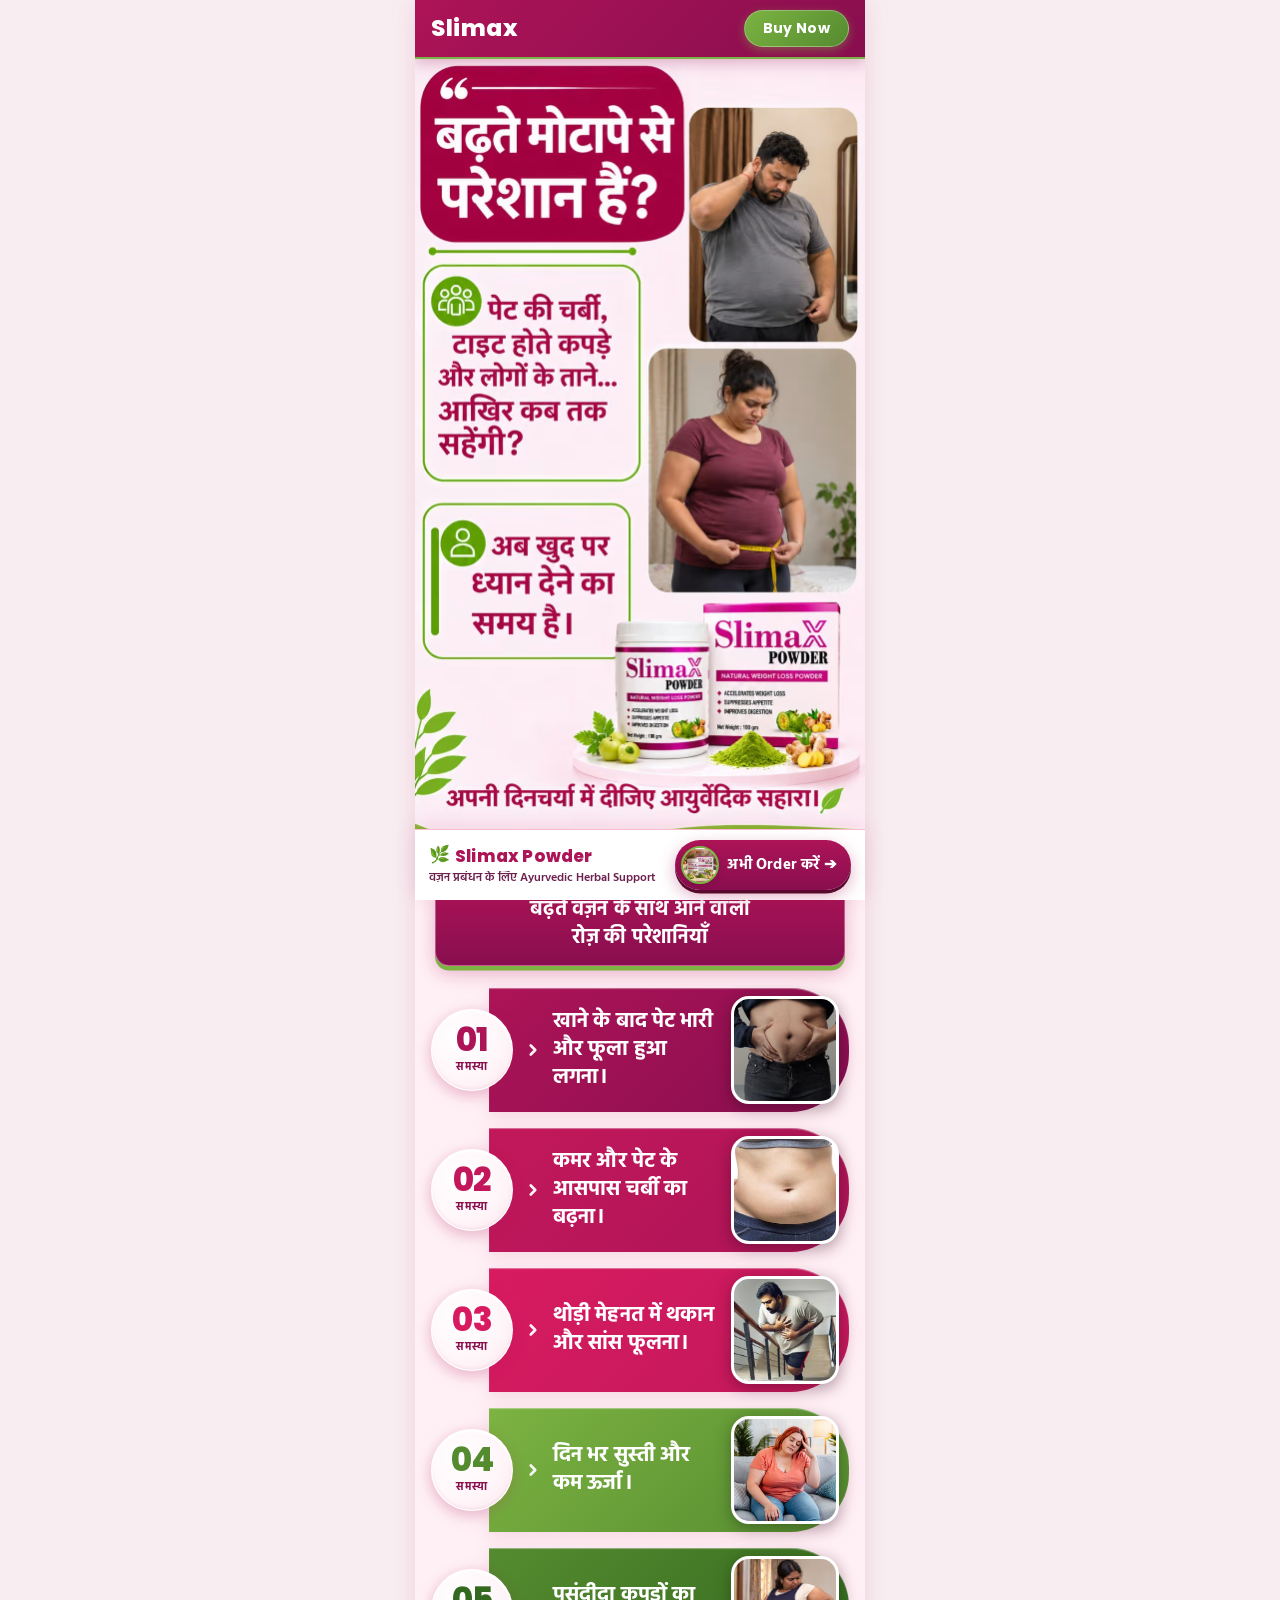
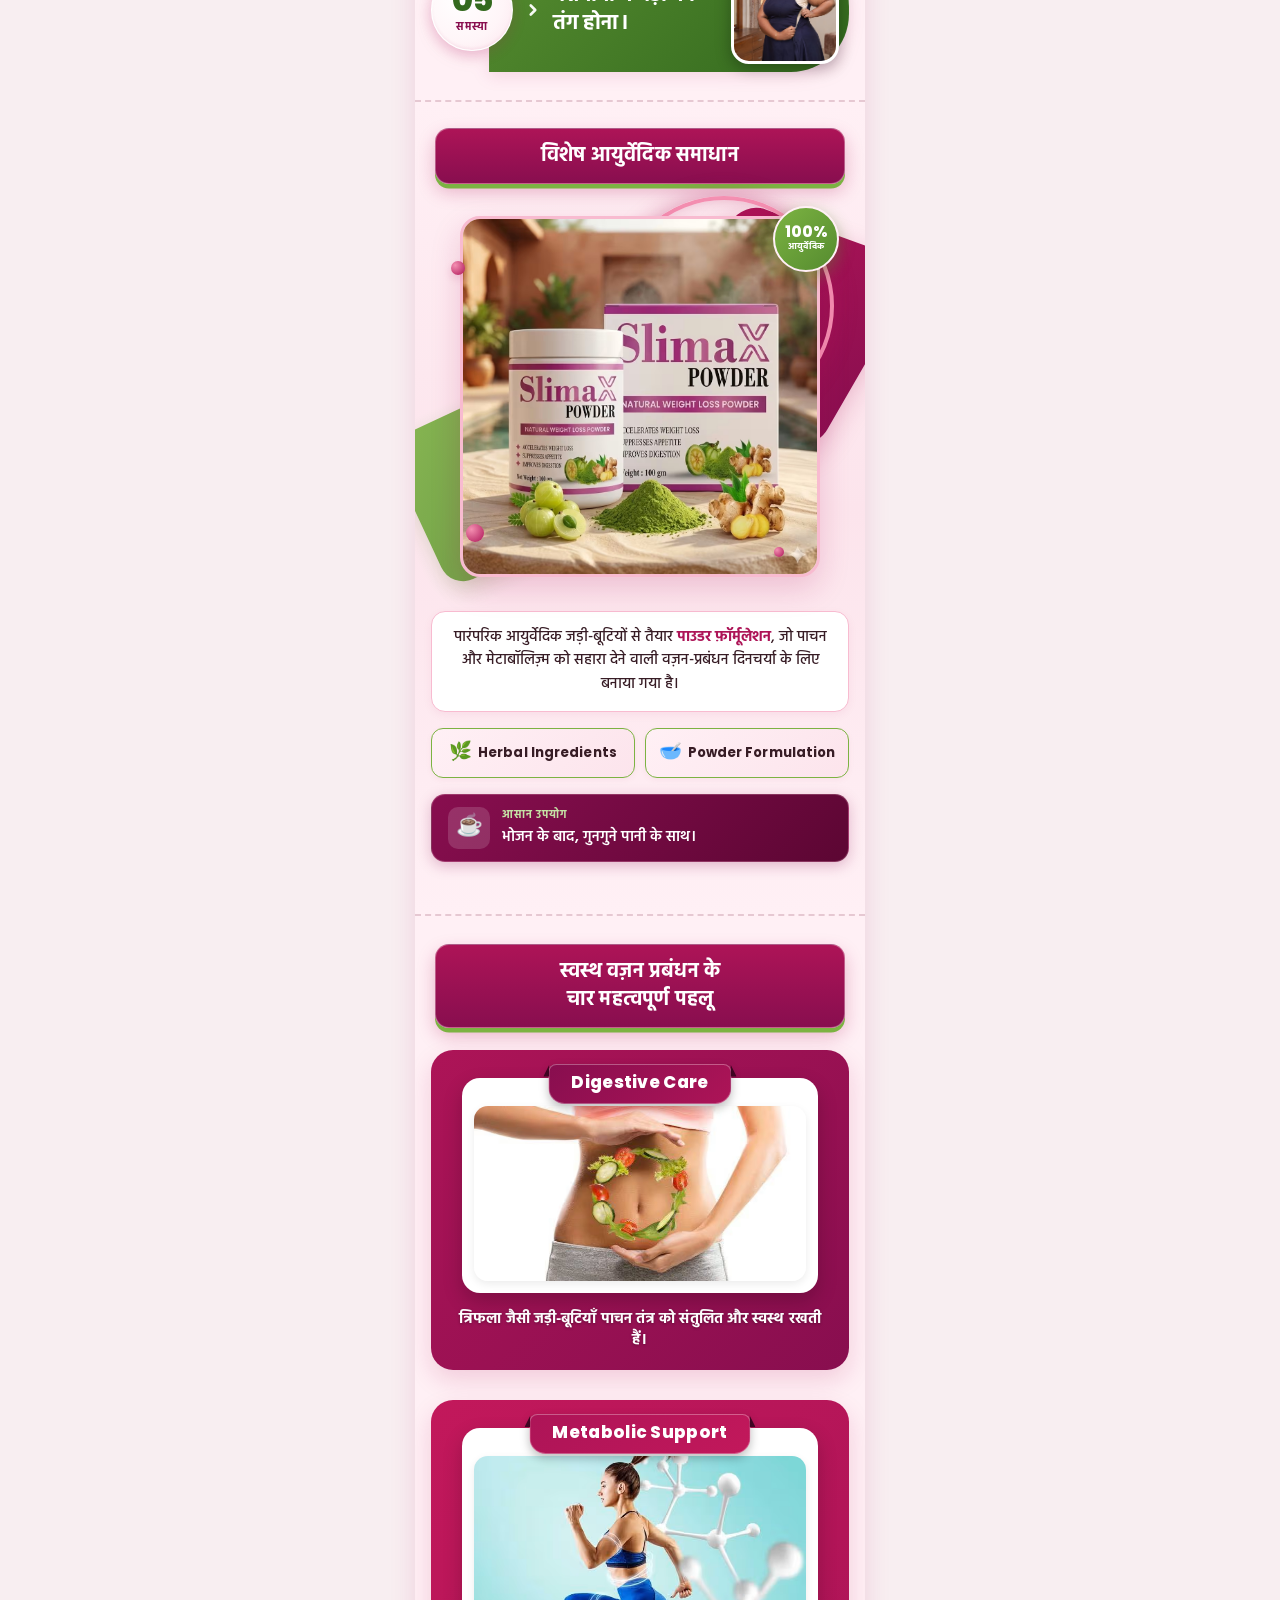
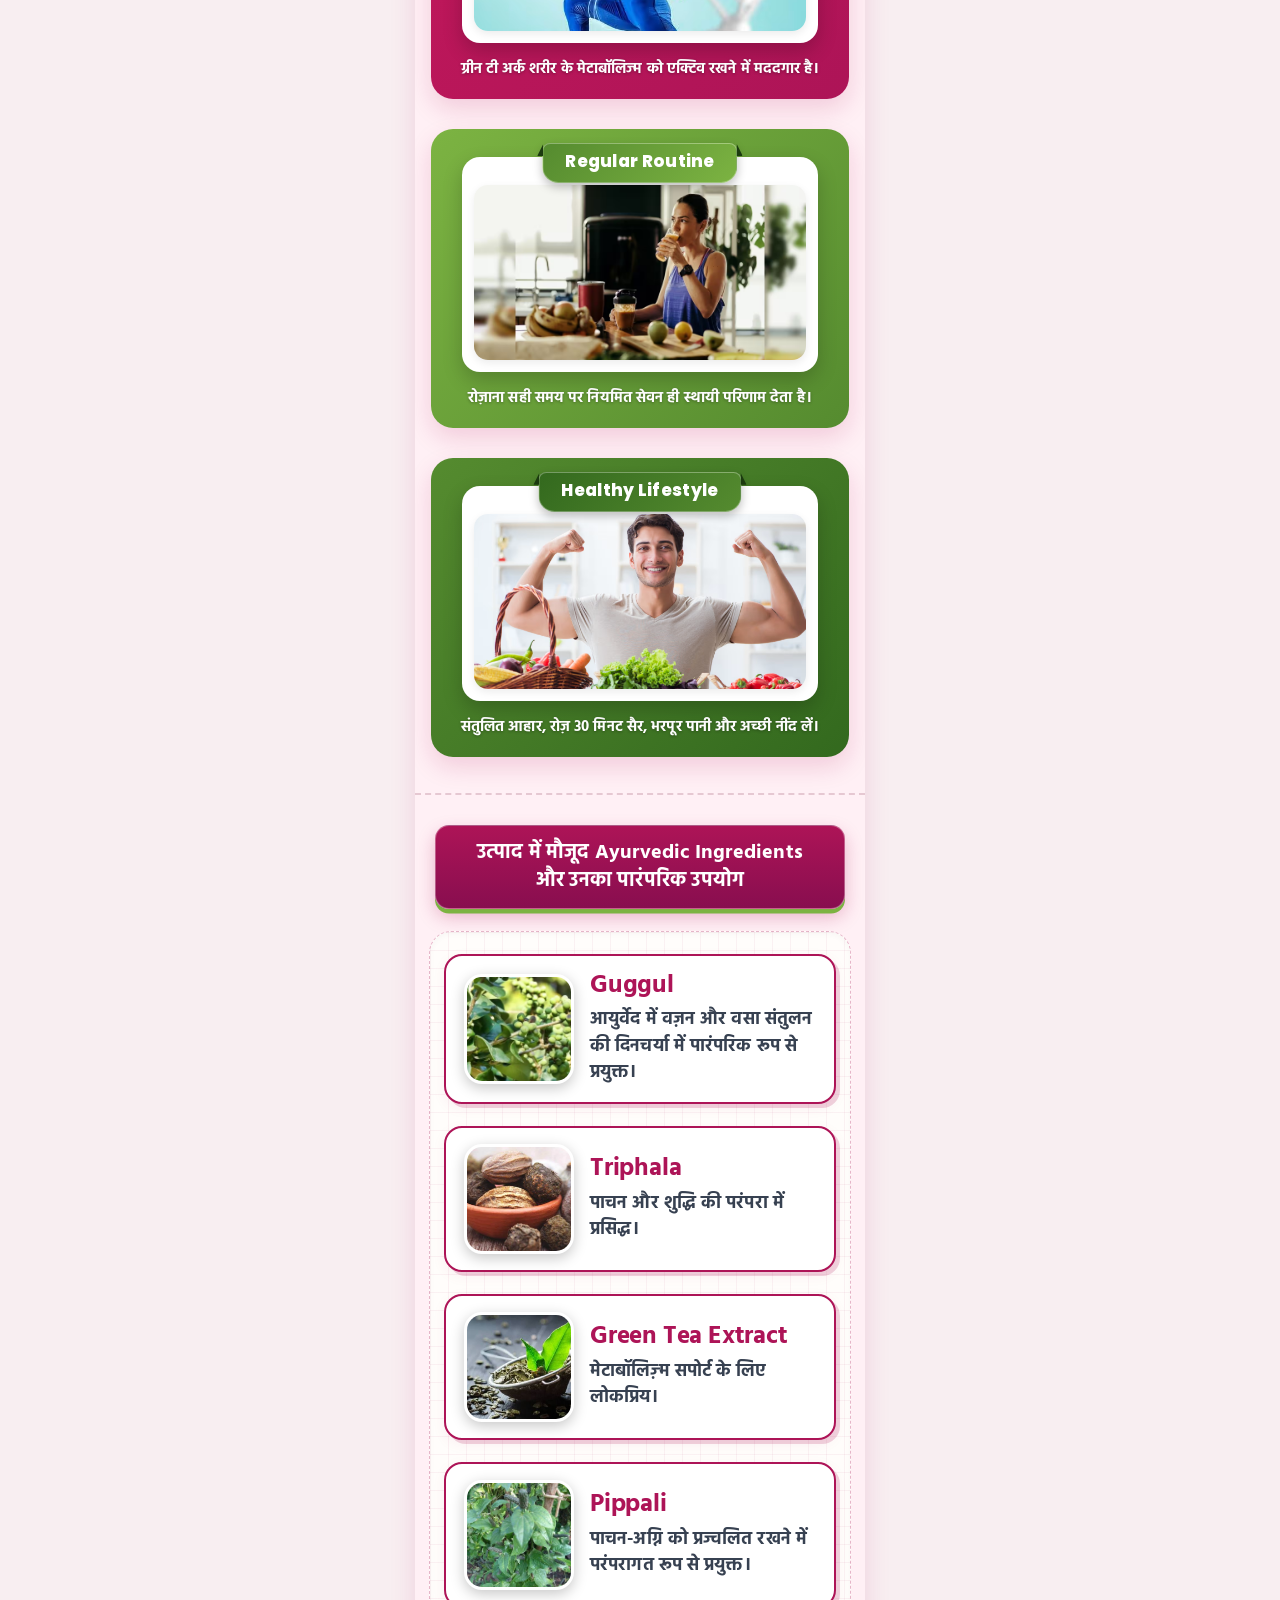
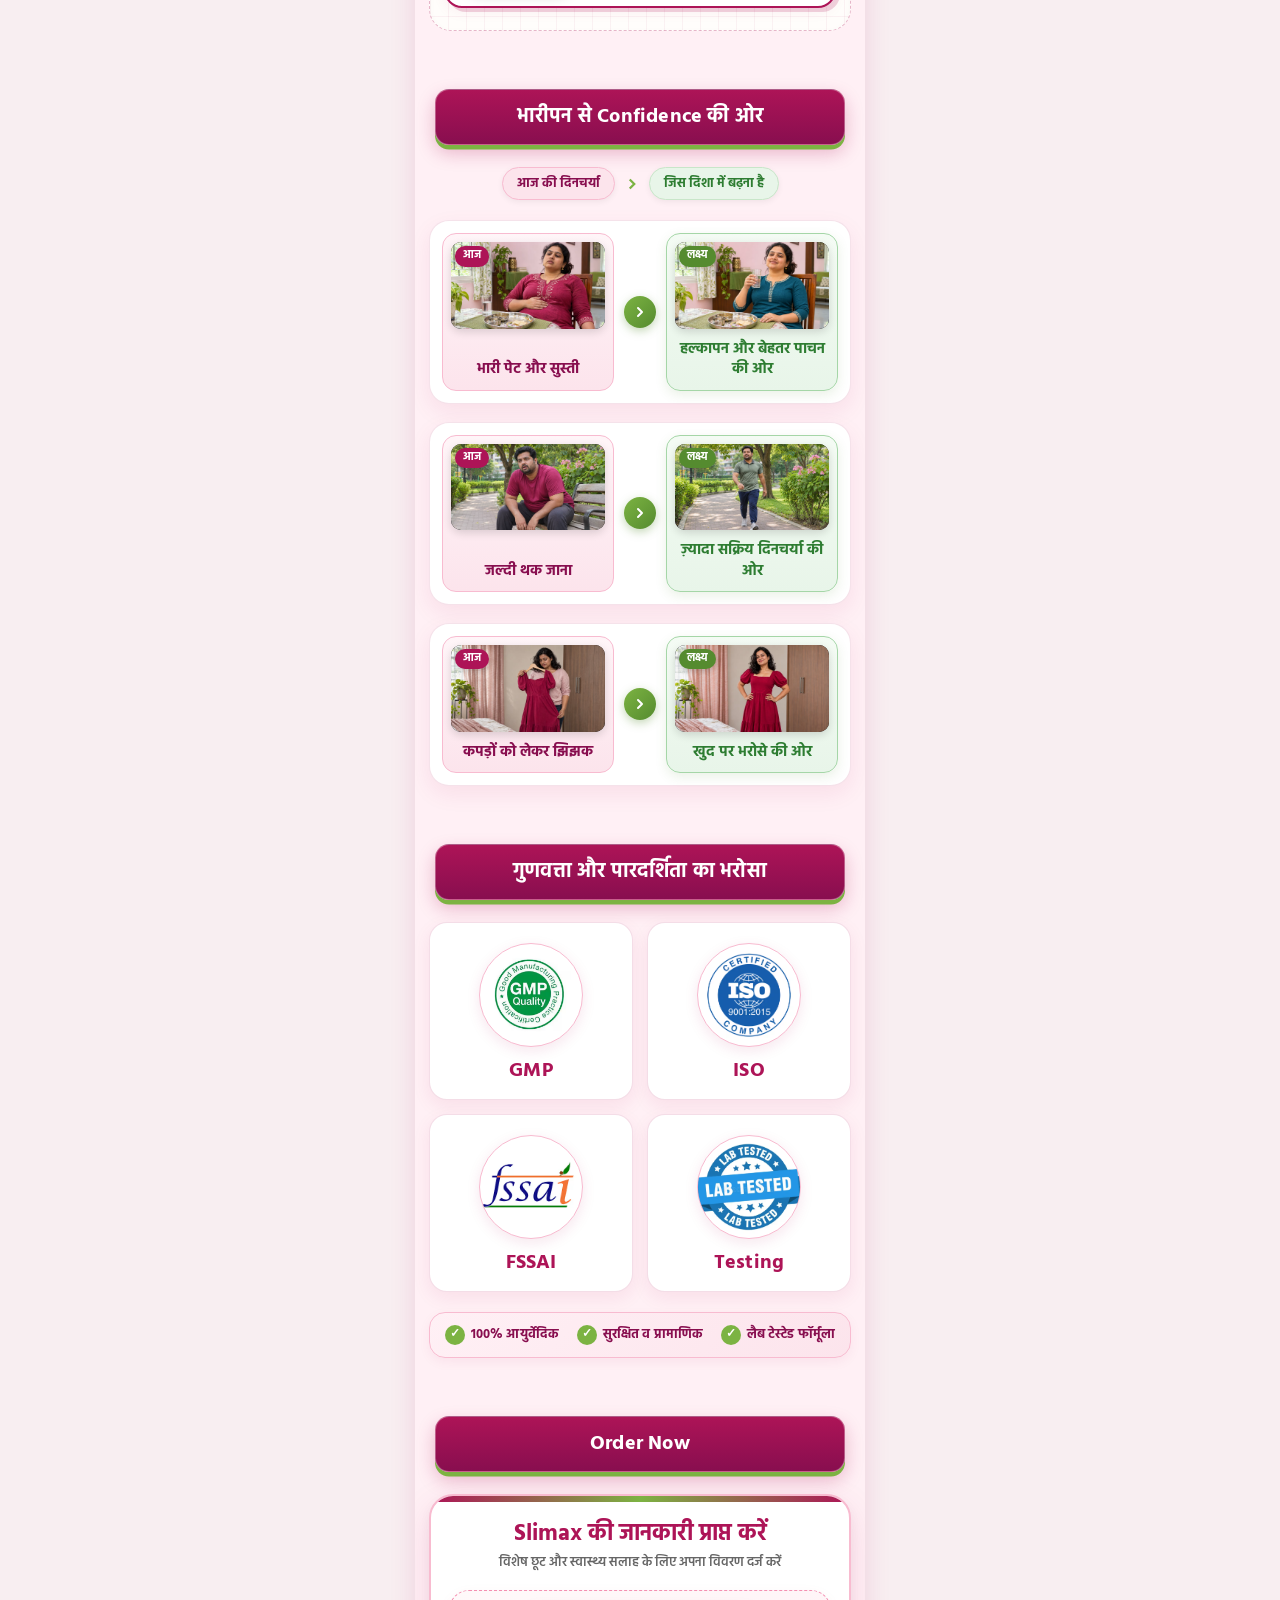
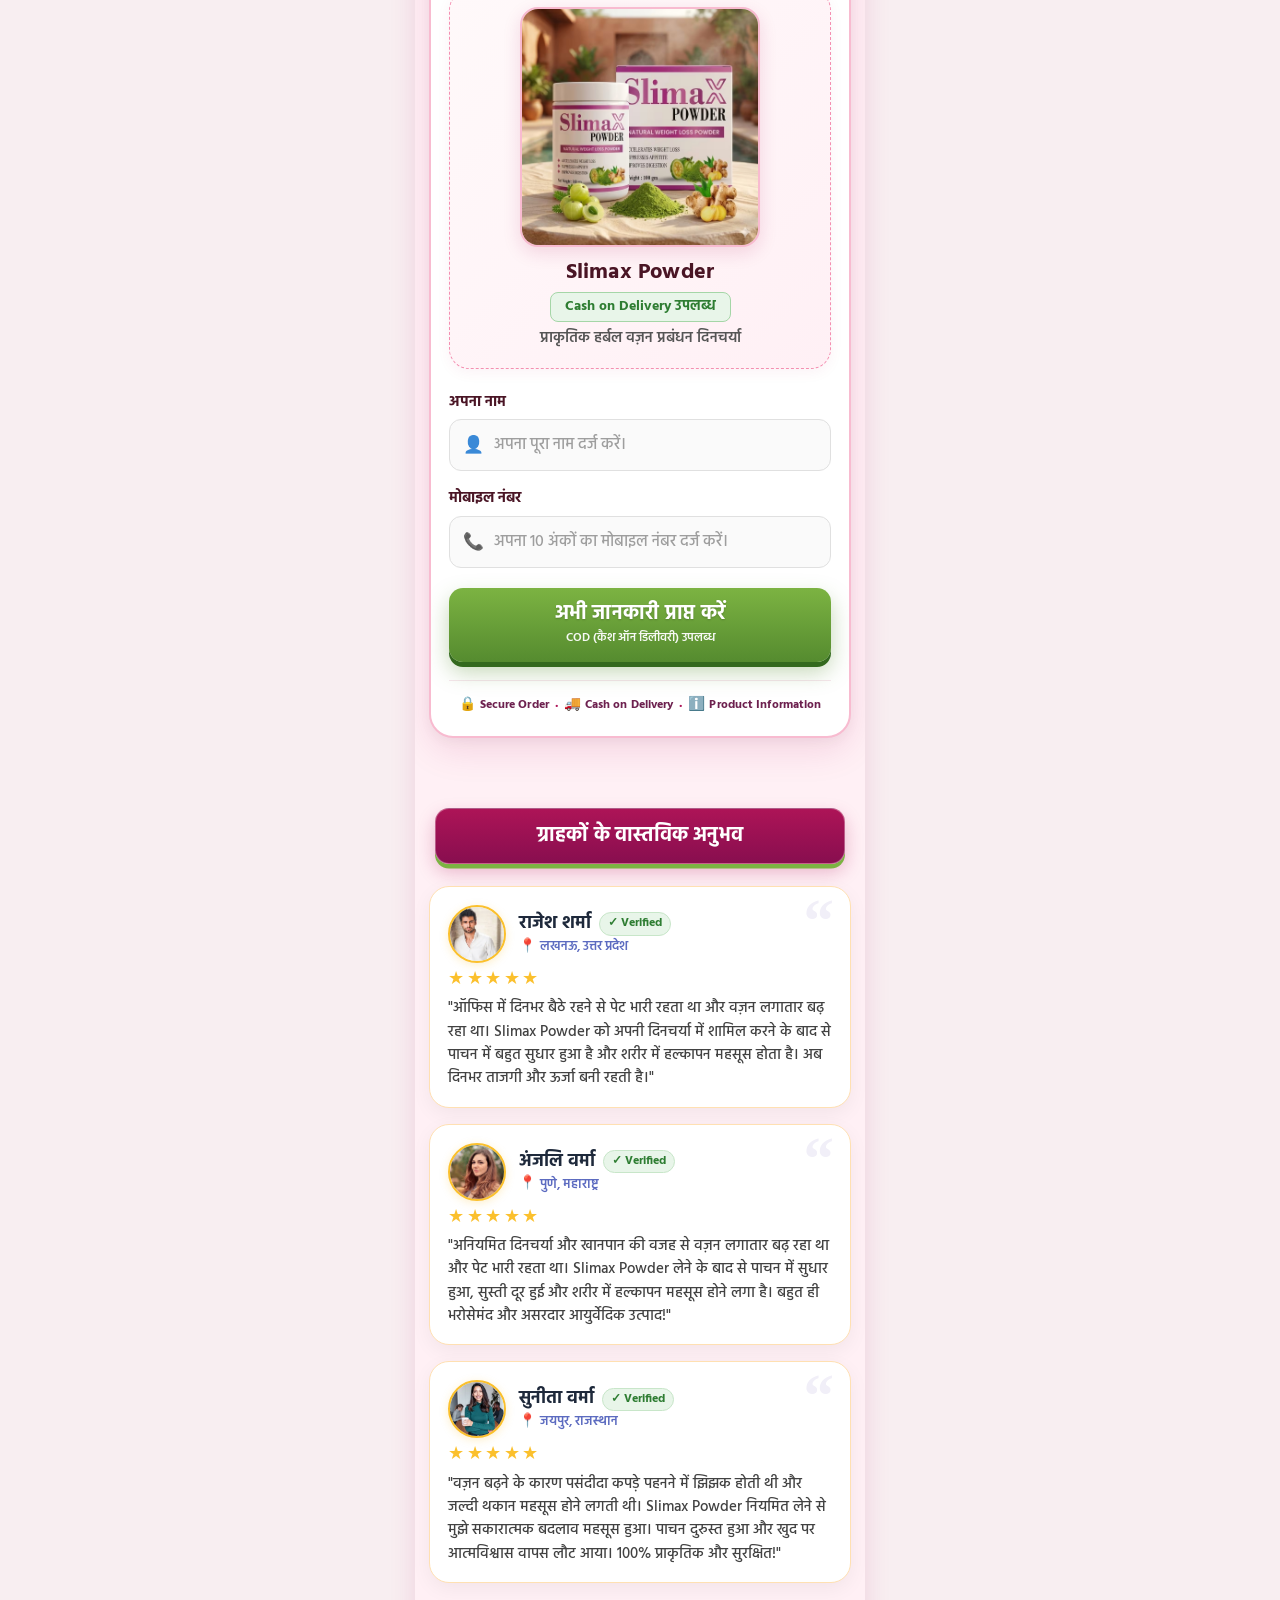
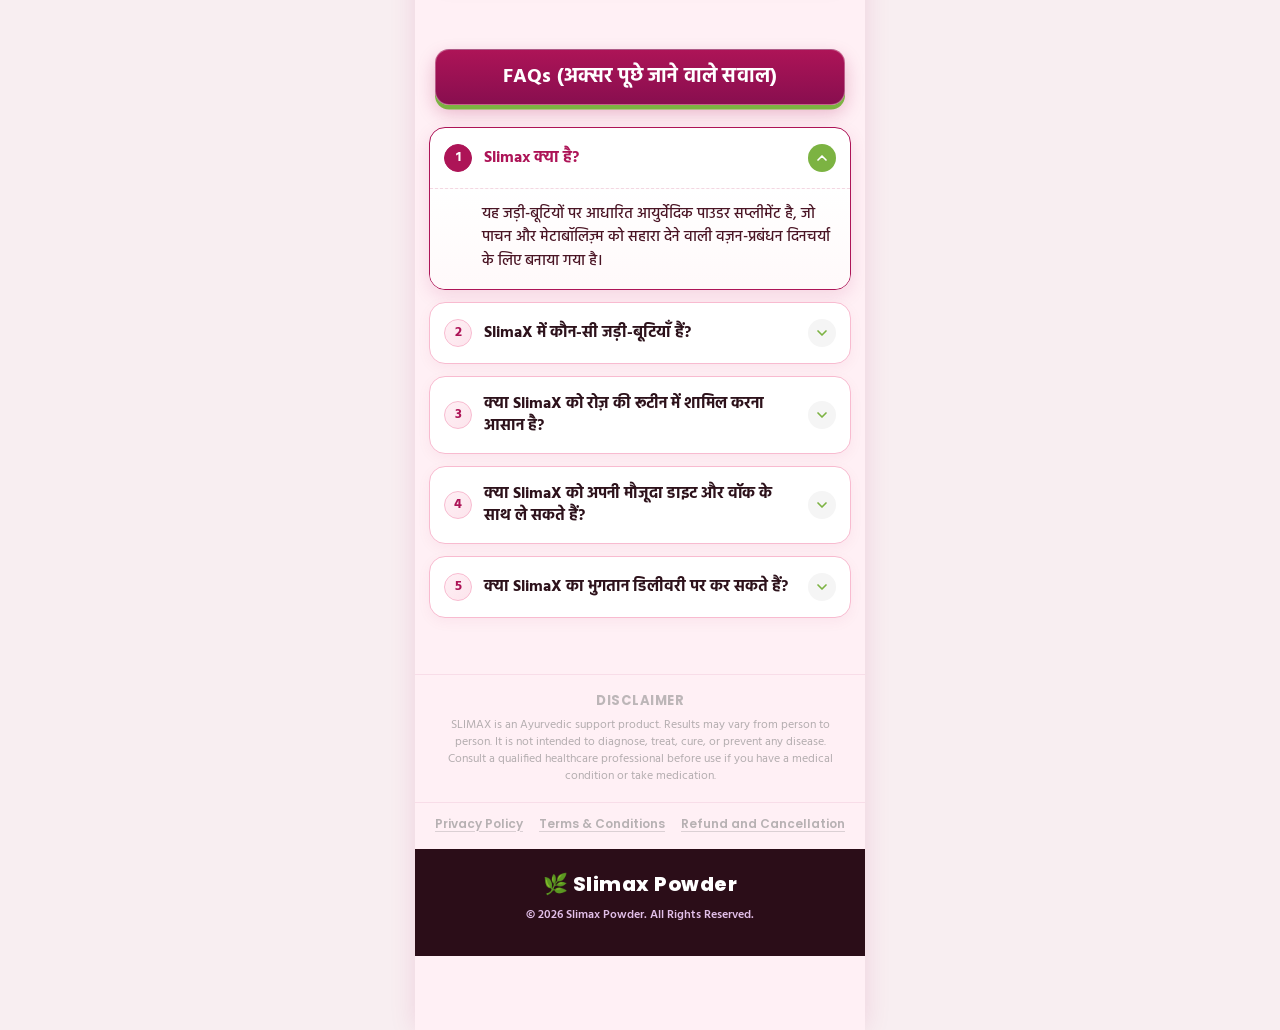
<file: index.html>
<!DOCTYPE html>
<html lang="hi">
<head>
  <meta charset="UTF-8">
  <meta name="viewport" content="width=device-width, initial-scale=1.0">
  <title>Slimax Powder - Natural Ayurvedic Weight Loss</title>
  
  <!-- Google Fonts for Hindi & English support -->
  <link rel="preconnect" href="https://fonts.googleapis.com">
  <link rel="preconnect" href="https://fonts.gstatic.com" crossorigin>
  <link href="https://fonts.googleapis.com/css2?family=Hind:wght@400;500;600;700&family=Poppins:wght@400;500;600;700&display=swap" rel="stylesheet">
  
  <!-- Stylesheet -->
  <style>
/* ========================================================
   ROOT VARIABLES: Option 16: Rose / Gentle Care
   - Primary: Deep Rose #AD1457
   - Secondary: Pale Pink #FFF0F5
   - Accent: Leaf Green #7CB342
   ======================================================== */
:root {
  --primary: #AD1457;       /* Deep Rose */
  --primary-dark: #880E4F;  /* Dark Wine Rose */
  --primary-light: #FCE4EC; /* Soft Rose Wash */
  --secondary: #FFF0F5;     /* Pale Pink (Lavender Blush) */
  --accent: #7CB342;        /* Leaf Green */
  --accent-dark: #558B2F;   /* Deep Leaf Green */
  --accent-light: #DCEDC8;  /* Light Mint Green */
  --white: #FFFFFF;
  --text-dark: #371C25;     /* Rich Plum/Deep Charcoal */
  --text-muted: #6B4A55;    /* Soft Muted Plum */
  --border-color: #F8BBD0;  /* Delicate Rose Border */
  --border-green: #C5E1A5;  /* Delicate Green Border */
  --shadow-sm: 0 2px 8px rgba(173, 20, 87, 0.08);
  --shadow-md: 0 4px 16px rgba(173, 20, 87, 0.14);
  --radius-sm: 8px;
  --radius-md: 12px;
  --radius-lg: 18px;
}

/* Reset & Base Setup */
*, *::before, *::after {
  box-sizing: border-box;
  margin: 0;
  padding: 0;
}

html {
  font-size: 16px;
  scroll-behavior: smooth;
  background-color: #F8EEF1; /* Soft blush neutral outer background */
}

body {
  font-family: 'Hind', 'Poppins', -apple-system, BlinkMacSystemFont, 'Segoe UI', Roboto, sans-serif;
  color: var(--text-dark);
  line-height: 1.5;
  background-color: #F8EEF1;
  min-height: 100vh;
  display: flex;
  justify-content: center;
  align-items: flex-start;
  -webkit-font-smoothing: antialiased;
}

/* Mobile-First Container (Max 450px) */
.page-container {
  width: 100%;
  max-width: 450px;
  min-height: 100vh;
  background-color: var(--secondary);
  box-shadow: 0 0 25px rgba(173, 20, 87, 0.12);
  margin: 0 auto;
  position: relative;
  display: flex;
  flex-direction: column;
  overflow-x: hidden;
  padding-bottom: 74px;
}

/* Top Brand Navbar (Slimax | Buy Now) */
.top-nav-bar {
  background: linear-gradient(135deg, #AD1457 0%, #880E4F 100%);
  position: sticky;
  top: 0;
  z-index: 99;
  border-bottom: 2.5px solid var(--accent);
  box-shadow: 0 4px 14px rgba(136, 14, 79, 0.28);
}

.nav-container {
  display: flex;
  align-items: center;
  justify-content: space-between;
  padding: 10px 16px;
  max-width: 450px;
  margin: 0 auto;
}

.brand-logo {
  text-decoration: none;
  display: flex;
  align-items: center;
}

.brand-name {
  font-family: 'Poppins', sans-serif;
  font-size: 1.45rem;
  font-weight: 800;
  color: #FFFFFF;
  letter-spacing: 0.5px;
  line-height: 1;
}

.nav-buy-btn {
  background: linear-gradient(135deg, #7CB342 0%, #558B2F 100%);
  color: #FFFFFF;
  text-decoration: none;
  font-family: 'Poppins', sans-serif;
  font-size: 0.88rem;
  font-weight: 700;
  padding: 7px 18px;
  border-radius: 22px;
  letter-spacing: 0.3px;
  box-shadow: 0 3px 10px rgba(124, 179, 66, 0.4);
  transition: transform 0.2s ease, box-shadow 0.2s ease;
  border: 1px solid rgba(255, 255, 255, 0.3);
}

.nav-buy-btn:hover {
  transform: translateY(-1px);
  box-shadow: 0 5px 14px rgba(85, 139, 47, 0.5);
}

/* Banner Section */
.banner-section {
  width: 100%;
  position: relative;
  background-color: var(--secondary);
  line-height: 0;
}

.banner-wrapper {
  width: 100%;
  overflow: hidden;
}

.hero-banner-img {
  width: 100%;
  height: auto;
  display: block;
  object-fit: contain;
}

/* Content Sections */
.content-sections {
  flex: 1;
  padding: 0;
  display: flex;
  flex-direction: column;
}

/* ========================================================
   PROBLEMS SECTION (Daily Struggles - 5 Ribbons)
   ======================================================== */
.problems-section {
  background-color: var(--secondary);
  padding: 24px 16px 28px 16px;
  position: relative;
  border-bottom: 2px dashed #E6C8D2;
}

/* Section Header (Matching Image Reference: Dark Capsule with Red Bottom Lip) */
.section-header {
  text-align: center;
  margin-bottom: 22px;
  padding: 0 4px;
  width: 100%;
}

.section-title {
  display: block;
  width: 100%;
  max-width: 410px;
  margin: 0 auto;
  background: linear-gradient(180deg, #AD1457 0%, #880E4F 100%);
  color: #FFFFFF;
  font-size: 1.25rem;
  font-weight: 800;
  line-height: 1.4;
  letter-spacing: 0.2px;
  padding: 13px 18px;
  border-radius: 14px;
  border: 1.5px solid rgba(255, 255, 255, 0.32);
  box-shadow: 0 4.5px 0 #7CB342, 0 8px 18px rgba(173, 20, 87, 0.28);
  text-align: center;
}

.section-title .highlight-text {
  color: #FFFFFF;
  display: inline;
}

/* Infographic Container */
.infographic-container {
  display: flex;
  flex-direction: column;
  gap: 16px;
  margin-top: 10px;
}

/* Infographic Card Item */
.info-card {
  display: flex;
  align-items: center;
  position: relative;
  width: 100%;
  filter: drop-shadow(0 4px 8px rgba(173, 20, 87, 0.12));
  transition: transform 0.2s ease, filter 0.2s ease;
}

.info-card:hover {
  transform: translateX(2px);
  filter: drop-shadow(0 6px 12px rgba(173, 20, 87, 0.18));
}

/* Badge Circle (Left) */
.badge-wrapper {
  position: relative;
  z-index: 3;
  flex-shrink: 0;
}

.badge-circle {
  width: 82px;
  height: 82px;
  border-radius: 50%;
  background: radial-gradient(circle at 35% 35%, #FFFFFF 0%, #FFF5F8 60%, #FCE4EC 100%);
  box-shadow: 0 4px 14px rgba(173, 20, 87, 0.18), inset 0 2px 2px #FFFFFF, inset 0 -2px 3px rgba(173,20,87,0.06);
  display: flex;
  flex-direction: column;
  align-items: center;
  justify-content: center;
  border: 1.5px solid rgba(255, 255, 255, 0.95);
  position: relative;
}

/* Tear/Fold Swoop on Badge - Removed as requested */
.badge-swoop {
  display: none !important;
}

.badge-num {
  font-size: 2.05rem;
  font-weight: 800;
  line-height: 1;
  font-family: 'Poppins', sans-serif;
  letter-spacing: -0.5px;
}

.badge-label {
  font-size: 0.7rem;
  font-weight: 700;
  letter-spacing: 0.8px;
  color: #880E4F;
  margin-top: 2px;
  text-transform: uppercase;
}

/* Ribbon Body (Horizontal Capsule) */
.ribbon-body {
  flex: 1;
  margin-left: -24px;
  padding: 8px 10px 8px 34px;
  border-radius: 0 58px 58px 0;
  display: flex;
  align-items: center;
  gap: 10px;
  color: #FFFFFF;
  min-height: 118px;
  position: relative;
  z-index: 1;
  box-shadow: inset 0 1px 1px rgba(255, 255, 255, 0.4);
}

.ribbon-arrow {
  flex-shrink: 0;
  width: 20px;
  height: 20px;
  display: flex;
  align-items: center;
  justify-content: center;
  color: rgba(255, 255, 255, 0.95);
  animation: nudgeRight 2s infinite ease-in-out;
}

@keyframes nudgeRight {
  0%, 100% { transform: translateX(0); }
  50% { transform: translateX(3px); }
}

.ribbon-content {
  flex: 1;
  min-width: 0;
}

.ribbon-title {
  font-size: 1.34rem;
  font-weight: 800;
  line-height: 1.32;
  color: #FFFFFF;
  letter-spacing: 0.1px;
}

/* Image Thumbnail Container (Right side of ribbon) */
.ribbon-img-wrap {
  width: 108px;
  height: 108px;
  min-width: 108px;
  border-radius: 18px;
  overflow: hidden;
  border: 3.5px solid #FFFFFF;
  box-shadow: 0 4px 16px rgba(0, 0, 0, 0.3);
  background-color: #FFFFFF;
  flex-shrink: 0;
  display: flex;
  align-items: center;
  justify-content: center;
}

.problem-thumb-img {
  width: 100%;
  height: 100%;
  object-fit: cover;
  display: block;
  transition: transform 0.3s ease;
}

.info-card:hover .problem-thumb-img {
  transform: scale(1.08);
}

/* Theme Palettes (Option 16: Rose / Gentle Care Flow) */
/* 01: Deep Rose */
.theme-1 .badge-num {
  color: #AD1457;
}
.theme-1 .ribbon-body {
  background: linear-gradient(135deg, #AD1457 0%, #880E4F 100%);
}

/* 02: Vibrant Berry Rose */
.theme-2 .badge-num {
  color: #C2185B;
}
.theme-2 .ribbon-body {
  background: linear-gradient(135deg, #C2185B 0%, #AD1457 100%);
}

/* 03: Radiant Rose Magenta */
.theme-3 .badge-num {
  color: #D81B60;
}
.theme-3 .ribbon-body {
  background: linear-gradient(135deg, #D81B60 0%, #C2185B 100%);
}

/* 04: Warm Leaf Green */
.theme-4 .badge-num {
  color: #558B2F;
}
.theme-4 .ribbon-body {
  background: linear-gradient(135deg, #7CB342 0%, #558B2F 100%);
}

/* 05: Deep Leaf Green */
.theme-5 .badge-num {
  color: #33691E;
}
.theme-5 .ribbon-body {
  background: linear-gradient(135deg, #558B2F 0%, #33691E 100%);
}

/* Section Concluding Insight Box */
.insight-box {
  margin-top: 22px;
  background: linear-gradient(135deg, #FFFFFF 0%, #FCE4EC 100%);
  border: 1.5px solid #F8BBD0;
  border-left: 5px solid var(--primary);
  border-radius: var(--radius-md);
  padding: 12px 14px;
  box-shadow: 0 4px 12px rgba(173, 20, 87, 0.08);
  display: flex;
  align-items: center;
  gap: 10px;
}

.insight-icon {
  font-size: 1.4rem;
  flex-shrink: 0;
  line-height: 1;
}

.insight-text {
  color: var(--text-dark);
  font-size: 0.92rem;
  font-weight: 500;
  line-height: 1.45;
}

.insight-text strong {
  color: var(--primary);
  font-weight: 700;
}

/* ========================================================
   PRODUCT SHOWCASE SECTION (Rose / Gentle Care Theme)
   ======================================================== */
.showcase-section {
  background: linear-gradient(180deg, var(--secondary) 0%, #FCE4EC 50%, var(--secondary) 100%);
  padding: 26px 16px 32px 16px;
  position: relative;
  overflow: hidden;
  border-bottom: 2px dashed #E6C8D2;
}

.showcase-tag-wrap {
  text-align: center;
  margin-bottom: 16px;
}

.showcase-tag {
  background: linear-gradient(135deg, #F8BBD0 0%, #F48FB1 100%);
  color: #880E4F;
  font-size: 0.82rem;
  font-weight: 700;
  padding: 4px 16px;
  border-radius: 20px;
  display: inline-block;
  box-shadow: 0 2px 8px rgba(173, 20, 87, 0.12);
  border: 1px solid rgba(255, 255, 255, 0.8);
}

/* 3D Stage & Showcase Container */
.stage-container {
  position: relative;
  width: 100%;
  display: flex;
  align-items: center;
  justify-content: center;
  margin: 10px 0 24px 0;
  padding: 10px 0;
}

/* Geometric Angled Shapes */
.backdrop-shape {
  position: absolute;
  border-radius: 24px;
}

.shape-turmeric {
  right: -25px;
  top: 15px;
  width: 190px;
  height: 210px;
  background: linear-gradient(135deg, #AD1457 0%, #880E4F 100%);
  transform: rotate(20deg) skewX(-10deg);
  box-shadow: 0 12px 28px rgba(173, 20, 87, 0.3);
  z-index: 1;
}

.shape-brown {
  left: -20px;
  bottom: 20px;
  width: 140px;
  height: 160px;
  background: linear-gradient(135deg, #7CB342 0%, #558B2F 100%);
  transform: rotate(-25deg);
  opacity: 0.9;
  z-index: 1;
  box-shadow: 0 8px 20px rgba(85, 139, 47, 0.25);
}

/* Golden Halo Ring (Styled in Rose Gold) */
.golden-ring {
  position: absolute;
  top: -10px;
  right: 15px;
  width: 220px;
  height: 220px;
  border-radius: 50%;
  border: 4px solid #F48FB1;
  box-shadow: 0 0 22px rgba(173, 20, 87, 0.4), inset 0 0 16px rgba(173, 20, 87, 0.2);
  z-index: 2;
  animation: pulseRing 3.5s ease-in-out infinite;
  pointer-events: none;
}

@keyframes pulseRing {
  0%, 100% { transform: scale(1); opacity: 0.95; }
  50% { transform: scale(1.03); opacity: 1; }
}

/* Floating 100% Badge (Leaf Green Accent) */
.floating-badge {
  position: absolute;
  right: 10px;
  top: 0px;
  width: 66px;
  height: 66px;
  border-radius: 50%;
  background: linear-gradient(135deg, #7CB342 0%, #558B2F 100%);
  color: #FFFFFF;
  display: flex;
  flex-direction: column;
  align-items: center;
  justify-content: center;
  z-index: 5;
  box-shadow: 0 6px 16px rgba(85, 139, 47, 0.45);
  border: 2px solid #FFF0F5;
  animation: floatBadge 3s ease-in-out infinite;
}

@keyframes floatBadge {
  0%, 100% { transform: translateY(0); }
  50% { transform: translateY(-6px); }
}

.badge-accent {
  font-size: 0.95rem;
  font-weight: 800;
  line-height: 1;
  font-family: 'Poppins', sans-serif;
}

.badge-sub {
  font-size: 0.56rem;
  font-weight: 700;
  letter-spacing: 0.3px;
  margin-top: 1px;
}

/* Floating Spheres */
.stage-dot {
  position: absolute;
  border-radius: 50%;
  background: radial-gradient(circle at 30% 30%, #F48FB1, #AD1457);
  box-shadow: 0 4px 8px rgba(173, 20, 87, 0.15);
  z-index: 4;
}

.dot-1 {
  width: 14px;
  height: 14px;
  left: 20px;
  top: 55px;
  animation: floatBadge 3.2s ease-in-out infinite;
}

.dot-2 {
  width: 10px;
  height: 10px;
  right: 65px;
  bottom: 30px;
  animation: floatBadge 2.8s ease-in-out infinite reverse;
}

.dot-3 {
  width: 18px;
  height: 18px;
  left: 35px;
  bottom: 45px;
  animation: floatBadge 3.6s ease-in-out infinite 0.5s;
}

/* Product Showcase Frame & Image */
.spotlight-product-frame {
  position: relative;
  z-index: 3;
  width: 100%;
  max-width: 360px;
  border-radius: 20px;
  overflow: hidden;
  border: 3px solid #F8BBD0;
  box-shadow: 0 12px 30px rgba(173, 20, 87, 0.18);
  background-color: #FFFFFF;
  margin: 0 auto;
}

.spotlight-product-img {
  width: 100%;
  height: auto;
  display: block;
  object-fit: cover;
  transition: transform 0.4s ease;
}

.stage-container:hover .spotlight-product-img {
  transform: scale(1.02);
}

/* Product Details (Pitch, Badges, Usage, CTA) */
.showcase-details {
  display: flex;
  flex-direction: column;
}

.showcase-pitch {
  font-size: 0.96rem;
  color: var(--text-dark);
  line-height: 1.55;
  text-align: center;
  margin-bottom: 16px;
  font-weight: 500;
  background: #FFFFFF;
  padding: 14px 16px;
  border-radius: 14px;
  border: 1.5px solid #F8BBD0;
  box-shadow: 0 3px 10px rgba(173, 20, 87, 0.06);
}

.showcase-pitch strong {
  color: var(--primary);
  font-weight: 700;
}

/* 2 Feature Badges */
.feature-badges {
  display: flex;
  gap: 10px;
  margin-bottom: 16px;
}

.feat-badge {
  flex: 1;
  background: linear-gradient(135deg, #FFF0F5 0%, #FCE4EC 100%);
  border: 1.5px solid var(--accent);
  border-radius: 12px;
  padding: 10px 8px;
  display: flex;
  align-items: center;
  justify-content: center;
  gap: 6px;
  box-shadow: 0 2px 6px rgba(173, 20, 87, 0.05);
}

.feat-icon {
  font-size: 1.15rem;
}

.feat-text {
  font-size: 0.82rem;
  font-weight: 700;
  color: var(--text-dark);
  font-family: 'Poppins', sans-serif;
  letter-spacing: 0.1px;
}

/* Usage Card (Deep Wine Rose & Leaf Green) */
.usage-card {
  background: linear-gradient(135deg, #880E4F 0%, #5C0633 100%);
  color: #FFFFFF;
  border-radius: 14px;
  padding: 12px 16px;
  display: flex;
  align-items: center;
  gap: 12px;
  margin-bottom: 20px;
  box-shadow: 0 4px 14px rgba(136, 14, 79, 0.25);
  border: 1px solid rgba(248, 187, 208, 0.25);
}

.usage-icon-box {
  width: 42px;
  height: 42px;
  background: rgba(255, 255, 255, 0.15);
  border-radius: 10px;
  display: flex;
  align-items: center;
  justify-content: center;
  font-size: 1.35rem;
  flex-shrink: 0;
}

.usage-info {
  flex: 1;
}

.usage-label {
  font-size: 0.7rem;
  color: #C5E1A5;
  text-transform: uppercase;
  letter-spacing: 0.8px;
  font-weight: 700;
  display: block;
}

.usage-text {
  font-size: 0.94rem;
  font-weight: 600;
  color: #FFFFFF;
  margin-top: 2px;
}

/* CTA Button */
.showcase-cta-wrap {
  width: 100%;
}

.showcase-btn {
  display: flex;
  flex-direction: column;
  align-items: center;
  justify-content: center;
  width: 100%;
  padding: 14px 20px;
  background: linear-gradient(135deg, #AD1457 0%, #880E4F 100%);
  color: #FFFFFF;
  text-decoration: none;
  border-radius: 35px;
  box-shadow: 0 6px 18px rgba(173, 20, 87, 0.45);
  transition: transform 0.2s ease, box-shadow 0.2s ease;
  animation: pulseGlow 2.5s infinite;
  border: 1px solid rgba(255, 255, 255, 0.2);
}

@keyframes pulseGlow {
  0%, 100% {
    box-shadow: 0 6px 18px rgba(173, 20, 87, 0.45);
  }
  50% {
    box-shadow: 0 8px 24px rgba(136, 14, 79, 0.65);
  }
}

.showcase-btn:hover {
  transform: translateY(-2px);
}

.btn-main-text {
  font-size: 1.15rem;
  font-weight: 800;
  letter-spacing: 0.3px;
  font-family: 'Poppins', 'Hind', sans-serif;
}

.btn-sub-text {
  font-size: 0.72rem;
  color: #FCE4EC;
  font-weight: 600;
  letter-spacing: 0.2px;
  margin-top: 2px;
}

/* ========================================================
   4 ASPECTS SECTION (3D Layered Cards - Styled like Image 1)
   ======================================================== */
.aspects-section {
  background-color: var(--secondary);
  padding: 28px 16px 36px 16px;
  position: relative;
  overflow: hidden;
  border-bottom: 2px dashed #E6C8D2;
}

.layered-cards-container {
  display: flex;
  flex-direction: column;
  gap: 30px;
  margin-top: 20px;
  width: 100%;
}

.layered-card-item {
  width: 100%;
  display: flex;
  justify-content: center;
}

/* Main Colored Base Plate */
.layered-base-plate {
  width: 100%;
  border-radius: 22px;
  position: relative;
  padding: 28px 16px 18px 16px;
  box-shadow: 0 10px 24px rgba(173, 20, 87, 0.16);
  transition: transform 0.3s ease, box-shadow 0.3s ease;
}

.layered-card-item:hover .layered-base-plate {
  transform: translateY(-4px);
  box-shadow: 0 14px 30px rgba(173, 20, 87, 0.25);
}

/* Card Themes (Rose / Gentle Care Palette - Restored Original) */
/* 01: Deep Rose */
.card-theme-1 .layered-base-plate {
  background: linear-gradient(135deg, #AD1457 0%, #880E4F 100%);
}
.card-theme-1 .folded-tab {
  background: linear-gradient(135deg, #880E4F 0%, #AD1457 100%);
  border: 1px solid rgba(255, 255, 255, 0.3);
}

/* 02: Berry Rose */
.card-theme-2 .layered-base-plate {
  background: linear-gradient(135deg, #C2185B 0%, #AD1457 100%);
}
.card-theme-2 .folded-tab {
  background: linear-gradient(135deg, #AD1457 0%, #C2185B 100%);
  border: 1px solid rgba(255, 255, 255, 0.3);
}

/* 03: Leaf Green */
.card-theme-3 .layered-base-plate {
  background: linear-gradient(135deg, #7CB342 0%, #558B2F 100%);
}
.card-theme-3 .folded-tab {
  background: linear-gradient(135deg, #558B2F 0%, #7CB342 100%);
  border: 1px solid rgba(255, 255, 255, 0.3);
}

/* 04: Forest Green */
.card-theme-4 .layered-base-plate {
  background: linear-gradient(135deg, #558B2F 0%, #33691E 100%);
}
.card-theme-4 .folded-tab {
  background: linear-gradient(135deg, #33691E 0%, #558B2F 100%);
  border: 1px solid rgba(255, 255, 255, 0.3);
}

/* White Center Card with Photo & Top Tab */
.layered-white-card {
  width: 92%;
  margin: 0 auto 16px auto;
  background: #FFFFFF;
  border-radius: 18px;
  padding: 28px 12px 12px 12px;
  position: relative;
  box-shadow: 0 8px 20px rgba(0, 0, 0, 0.2);
}

/* Top Folded Tab (Image 3 Header part) */
.folded-tab {
  position: absolute;
  top: -14px;
  left: 50%;
  transform: translateX(-50%);
  padding: 7px 22px;
  border-radius: 8px 8px 16px 16px;
  box-shadow: 0 4px 10px rgba(0, 0, 0, 0.25);
  text-align: center;
  white-space: nowrap;
  z-index: 2;
}

/* Ribbon curl wings */
.folded-tab::before {
  content: '';
  position: absolute;
  top: 0;
  left: -6px;
  width: 6px;
  height: 12px;
  background: #3E0522;
  clip-path: polygon(100% 0, 100% 100%, 0 100%);
}

.folded-tab::after {
  content: '';
  position: absolute;
  top: 0;
  right: -6px;
  width: 6px;
  height: 12px;
  background: #3E0522;
  clip-path: polygon(0 0, 100% 100%, 0 100%);
}

.card-theme-3 .folded-tab::before,
.card-theme-3 .folded-tab::after,
.card-theme-4 .folded-tab::before,
.card-theme-4 .folded-tab::after {
  background: #1B3A0F;
}

.tab-heading {
  font-family: 'Poppins', sans-serif;
  font-size: 1.05rem;
  font-weight: 800;
  color: #FFFFFF;
  letter-spacing: 0.3px;
  line-height: 1.2;
}

/* Card Photo Box (Image 4 area) */
.card-photo-box {
  width: 100%;
  height: 175px;
  border-radius: 14px;
  overflow: hidden;
  box-shadow: 0 3px 8px rgba(0, 0, 0, 0.08);
}

.layered-photo {
  width: 100%;
  height: 100%;
  object-fit: cover;
  display: block;
  transition: transform 0.4s ease;
}

.layered-card-item:hover .layered-photo {
  transform: scale(1.04);
}

/* Bottom Description (Image 5 area - without 1, 2) */
.layered-bottom-desc {
  padding: 0 10px;
  text-align: center;
}

.layered-bottom-desc p {
  color: #FFFFFF;
  font-size: 0.94rem;
  line-height: 1.45;
  font-weight: 700;
  letter-spacing: 0.1px;
  text-shadow: 0 1px 3px rgba(0, 0, 0, 0.3);
}

/* ==========================================================================
   Section 5: Ayurvedic Ingredients (Aesthetic Scrapbook Shapes)
   ========================================================================== */
.ingredients-section {
  padding: 30px 14px 28px 14px;
  position: relative;
}

/* Scrapbook Container with subtle paper grid */
.scrapbook-container {
  background: #FFFDFB;
  background-image: 
    linear-gradient(rgba(173, 20, 87, 0.05) 1px, transparent 1px),
    linear-gradient(90deg, rgba(173, 20, 87, 0.05) 1px, transparent 1px);
  background-size: 18px 18px;
  border-radius: 22px;
  padding: 22px 14px;
  border: 1.5px dashed rgba(173, 20, 87, 0.3);
  box-shadow: inset 0 2px 6px rgba(0, 0, 0, 0.03);
  display: flex;
  flex-direction: column;
  gap: 22px;
}

/* Base Aesthetic Card - Unified Consistent Layout (एक जैसा सुंदर और सुसंगत लेआउट) */
.aesthetic-card {
  position: relative;
  background: #FFFFFF;
  border: 2px solid #AD1457;
  border-radius: 18px;
  padding: 16px 18px;
  box-shadow: 4px 4px 0px rgba(173, 20, 87, 0.18), 0 4px 14px rgba(173, 20, 87, 0.06);
  transition: transform 0.25s ease, box-shadow 0.25s ease;
  z-index: 1;
}

.aesthetic-card:hover {
  transform: translateY(-2px);
  box-shadow: 4px 6px 0px rgba(173, 20, 87, 0.24), 0 6px 18px rgba(173, 20, 87, 0.1);
}

.aesthetic-card .ing-name {
  color: #AD1457;
}

.aesthetic-card .ing-desc {
  color: #374151;
}

/* Card Content Layout (Image + Text) */
.card-content-grid {
  display: flex;
  align-items: center;
  gap: 16px;
  position: relative;
  z-index: 2;
}

.ing-img-wrap {
  width: 110px;
  height: 110px;
  min-width: 110px;
  border-radius: 18px;
  overflow: hidden;
  border: 3px solid #FFFFFF;
  box-shadow: 0 4px 14px rgba(0, 0, 0, 0.22);
  background: #FFFFFF;
  flex-shrink: 0;
  display: flex;
  align-items: center;
  justify-content: center;
}

.ing-photo {
  width: 100%;
  height: 100%;
  object-fit: cover;
  display: block;
  transition: transform 0.3s ease;
}

.aesthetic-card:hover .ing-photo {
  transform: scale(1.06);
}

/* Content Typography inside cards */
.card-inner-content {
  flex: 1;
  min-width: 0;
  position: relative;
  z-index: 2;
}

.ing-badge {
  display: flex;
  align-items: center;
  gap: 10px;
  margin-bottom: 6px;
  flex-wrap: wrap;
}

.ing-name {
  font-size: 1.55rem;
  font-weight: 800;
  letter-spacing: -0.2px;
  line-height: 1.2;
}

.ing-tag {
  font-size: 0.74rem;
  font-weight: 700;
  letter-spacing: 0.6px;
  padding: 3px 10px;
  border-radius: 12px;
  text-transform: uppercase;
}

.ing-desc {
  font-size: 1.15rem;
  font-weight: 700;
  line-height: 1.42;
  letter-spacing: 0.1px;
}

/* Floating Aesthetic Stickers - Removed as requested */
.sticker-badge {
  display: none !important;
}

.sticker-icon {
  font-size: 1.15rem;
  line-height: 1;
}

/* Sticker Corner Positions */
.sticker-top-left {
  top: -10px;
  left: -6px;
  transform: rotate(-14deg);
}

.sticker-top-right {
  top: -10px;
  right: -6px;
  transform: rotate(14deg);
}

.sticker-bottom-left {
  bottom: -10px;
  left: -6px;
  transform: rotate(-12deg);
}

.sticker-bottom-right {
  bottom: -10px;
  right: -6px;
  transform: rotate(12deg);
}

.sticker-mid-left {
  top: 50%;
  left: -12px;
  transform: translateY(-50%) rotate(-16deg);
}

/* ==========================================================================
   Section 6: Transformation Journey (भारीपन से Confidence की ओर)
   ========================================================================== */
.transformation-section {
  padding: 30px 14px 28px 14px;
  position: relative;
}

/* Legend Header Bar */
.transform-legend-bar {
  display: flex;
  align-items: center;
  justify-content: center;
  gap: 8px;
  margin-bottom: 20px;
}

.legend-pill {
  display: inline-flex;
  align-items: center;
  gap: 6px;
  padding: 6px 14px;
  border-radius: 20px;
  font-size: 0.82rem;
  font-weight: 700;
  box-shadow: 0 2px 6px rgba(0, 0, 0, 0.06);
}

.legend-before {
  background: #FCE4EC;
  color: #880E4F;
  border: 1px solid #F8BBD0;
}

.legend-after {
  background: #E8F5E9;
  color: #2E7D32;
  border: 1px solid #C8E6C9;
}

.legend-divider {
  color: #7CB342;
  display: flex;
  align-items: center;
}

/* Cards List */
.transform-cards-list {
  display: flex;
  flex-direction: column;
  gap: 18px;
}

.transform-card {
  background: #FFFFFF;
  border-radius: 20px;
  padding: 12px;
  box-shadow: 0 8px 22px rgba(173, 20, 87, 0.08);
  border: 1.5px solid rgba(173, 20, 87, 0.12);
  transition: transform 0.25s ease, box-shadow 0.25s ease;
}

.transform-card:hover {
  transform: translateY(-2px);
  box-shadow: 0 12px 28px rgba(173, 20, 87, 0.14);
}

.transform-grid {
  display: grid;
  grid-template-columns: 1fr auto 1fr;
  align-items: center;
  gap: 8px;
}

/* State Columns */
.state-col {
  border-radius: 14px;
  padding: 8px;
  display: flex;
  flex-direction: column;
  align-items: center;
  text-align: center;
  position: relative;
  height: 100%;
}

.state-before {
  background: linear-gradient(180deg, #FFF5F8 0%, #FCE4EC 100%);
  border: 1.5px solid #F8BBD0;
}

.state-after {
  background: linear-gradient(180deg, #F4FBF4 0%, #E8F5E9 100%);
  border: 1.5px solid #A5D6A7;
  box-shadow: 0 4px 12px rgba(85, 139, 47, 0.12);
}

/* Badges inside state columns */
.state-tag {
  position: absolute;
  top: 12px;
  left: 12px;
  font-size: 0.68rem;
  font-weight: 800;
  padding: 2px 8px;
  border-radius: 10px;
  z-index: 2;
  box-shadow: 0 2px 6px rgba(0, 0, 0, 0.2);
}

.state-before .state-tag {
  background: #AD1457;
  color: #FFFFFF;
}

.state-after .state-tag {
  background: #558B2F;
  color: #FFFFFF;
}

/* Image Frames */
.state-media {
  width: 100%;
  aspect-ratio: 16 / 9;
  border-radius: 10px;
  overflow: hidden;
  background: #000000;
  margin-bottom: 8px;
  box-shadow: 0 3px 8px rgba(0, 0, 0, 0.14);
  position: relative;
}

.state-photo {
  width: 100%;
  height: 100%;
  object-fit: cover;
  display: block;
  transition: transform 0.3s ease;
}

.transform-card:hover .state-photo {
  transform: scale(1.05);
}

/* Labels below images */
.state-label {
  font-size: 0.94rem;
  font-weight: 700;
  line-height: 1.35;
  margin-top: auto;
  padding: 2px 4px;
}

.state-before .state-label {
  color: #880E4F;
}

.state-after .state-label {
  color: #2E7D32;
  font-weight: 800;
}

/* Central Transformation Arrow Connector */
.state-connector {
  display: flex;
  align-items: center;
  justify-content: center;
  padding: 0 2px;
}

.connector-circle {
  width: 32px;
  height: 32px;
  border-radius: 50%;
  background: linear-gradient(135deg, #7CB342 0%, #558B2F 100%);
  color: #FFFFFF;
  display: flex;
  align-items: center;
  justify-content: center;
  box-shadow: 0 3px 10px rgba(85, 139, 47, 0.35);
  flex-shrink: 0;
  animation: pulseArrow 2s infinite ease-in-out;
}

@keyframes pulseArrow {
  0%, 100% { transform: scale(1); }
  50% { transform: scale(1.1); box-shadow: 0 4px 14px rgba(85, 139, 47, 0.5); }
}

/* ==========================================================================
   Section 7: Quality & Transparency Certifications (गुणवत्ता और पारदर्शिता)
   ========================================================================== */
.trust-section {
  padding: 30px 14px 28px 14px;
  position: relative;
}

.trust-subtitle {
  text-align: center;
  font-size: 0.96rem;
  font-weight: 600;
  color: #4A1525;
  margin: -10px auto 22px auto;
  max-width: 380px;
  line-height: 1.45;
}

/* 2x2 Certifications Grid */
.cert-grid {
  display: grid;
  grid-template-columns: repeat(2, 1fr);
  gap: 14px;
  margin-bottom: 20px;
}

.cert-card {
  background: #FFFFFF;
  border-radius: 18px;
  padding: 20px 10px 16px 10px;
  text-align: center;
  display: flex;
  flex-direction: column;
  align-items: center;
  justify-content: center;
  border: 1.5px solid rgba(173, 20, 87, 0.14);
  box-shadow: 0 6px 18px rgba(173, 20, 87, 0.08);
  transition: transform 0.25s ease, box-shadow 0.25s ease;
  position: relative;
}

.cert-card:hover {
  transform: translateY(-3px);
  box-shadow: 0 10px 24px rgba(173, 20, 87, 0.15);
  border-color: #AD1457;
}

.cert-badge-wrap {
  width: 104px;
  height: 104px;
  display: flex;
  align-items: center;
  justify-content: center;
  margin-bottom: 8px;
  border-radius: 50%;
  background: #FFFFFF;
  padding: 0;
  box-shadow: 0 4px 14px rgba(173, 20, 87, 0.1);
  border: 1.5px solid #F8BBD0;
  overflow: hidden;
}

.cert-img {
  width: 100%;
  height: 100%;
  object-fit: contain;
  display: block;
  mix-blend-mode: multiply;
  transform: scale(1.38);
  transition: transform 0.3s ease;
}

.cert-card:hover .cert-img {
  transform: scale(1.48);
}

.cert-title {
  font-size: 1.25rem;
  font-weight: 800;
  color: #AD1457;
  letter-spacing: 0.2px;
  margin-bottom: 0;
  margin-top: 4px;
  line-height: 1.2;
}

.cert-desc {
  font-size: 0.8rem;
  font-weight: 600;
  color: #555555;
  line-height: 1.35;
}

/* Bottom Quality Assurance Bar */
.trust-assurance-bar {
  background: linear-gradient(135deg, #FFF0F5 0%, #FCE4EC 100%);
  border: 1.5px solid #F8BBD0;
  border-radius: 16px;
  padding: 12px 10px;
  display: flex;
  align-items: center;
  justify-content: space-around;
  flex-wrap: wrap;
  gap: 8px;
  box-shadow: 0 4px 12px rgba(173, 20, 87, 0.06);
}

.assurance-item {
  display: flex;
  align-items: center;
  gap: 6px;
}

.assurance-icon {
  width: 20px;
  height: 20px;
  border-radius: 50%;
  background: #7CB342;
  color: #FFFFFF;
  display: flex;
  align-items: center;
  justify-content: center;
  font-size: 0.72rem;
  font-weight: 900;
}

.assurance-text {
  font-size: 0.82rem;
  font-weight: 700;
  color: #880E4F;
  letter-spacing: 0.1px;
}

/* ==========================================================================
   Section 8: Order Now & Information Form (Order Now & Lead Gen)
   ========================================================================== */
.order-section {
  padding: 30px 14px 40px 14px;
  position: relative;
}

.order-container-card {
  background: #FFFFFF;
  border-radius: 24px;
  border: 2px solid #F8BBD0;
  box-shadow: 0 12px 36px rgba(173, 20, 87, 0.12), 0 4px 12px rgba(0, 0, 0, 0.04);
  padding: 24px 18px 20px 18px;
  position: relative;
  overflow: hidden;
}

.order-container-card::before {
  content: '';
  position: absolute;
  top: 0;
  left: 0;
  right: 0;
  height: 6px;
  background: linear-gradient(90deg, #AD1457 0%, #7CB342 50%, #AD1457 100%);
}

/* Card Top Header */
.order-header-box {
  text-align: center;
  margin-bottom: 18px;
}

.order-sub-tag {
  display: inline-block;
  background: linear-gradient(135deg, #FFF0F5 0%, #FCE4EC 100%);
  border: 1px solid #F8BBD0;
  color: #880E4F;
  font-size: 0.78rem;
  font-weight: 700;
  padding: 4px 14px;
  border-radius: 20px;
  margin-bottom: 8px;
  box-shadow: 0 2px 6px rgba(173, 20, 87, 0.06);
}

.order-main-title {
  font-size: 1.45rem;
  font-weight: 800;
  color: #AD1457;
  line-height: 1.25;
  margin-bottom: 5px;
}

.order-helper-text {
  font-size: 0.84rem;
  font-weight: 600;
  color: #666666;
  line-height: 1.35;
}

/* Mini Product Spotlight Strip (Stacked: Big Image on Top, Info Below) */
.order-product-strip {
  display: flex;
  flex-direction: column;
  align-items: center;
  text-align: center;
  gap: 12px;
  background: linear-gradient(135deg, #FFF9FA 0%, #FFF0F5 100%);
  border: 1.5px dashed #F48FB1;
  border-radius: 20px;
  padding: 16px 14px 18px 14px;
  margin-bottom: 22px;
  box-shadow: 0 4px 14px rgba(173, 20, 87, 0.05);
}

.mini-prod-img-box {
  width: 100%;
  max-width: 240px;
  aspect-ratio: 1 / 1;
  border-radius: 18px;
  overflow: hidden;
  background: #FFFFFF;
  border: 2px solid #F8BBD0;
  box-shadow: 0 6px 18px rgba(173, 20, 87, 0.14);
  display: flex;
  align-items: center;
  justify-content: center;
}

.mini-prod-img {
  width: 100%;
  height: 100%;
  object-fit: cover;
  display: block;
}

.mini-prod-info {
  display: flex;
  flex-direction: column;
  align-items: center;
  gap: 6px;
  width: 100%;
}

.mini-prod-name {
  font-size: 1.35rem;
  font-weight: 800;
  color: #4A1525;
  line-height: 1.25;
  letter-spacing: 0.2px;
}

.mini-prod-badge {
  display: inline-block;
  background: #E8F5E9;
  color: #2E7D32;
  font-size: 0.85rem;
  font-weight: 800;
  padding: 4px 14px;
  border-radius: 8px;
  border: 1.5px solid #A5D6A7;
}

.mini-prod-desc {
  font-size: 0.95rem;
  color: #555555;
  font-weight: 600;
  line-height: 1.4;
  margin: 0;
}

/* Form Styles */
.order-form-body {
  display: flex;
  flex-direction: column;
  gap: 16px;
}

.form-group {
  display: flex;
  flex-direction: column;
  gap: 6px;
  text-align: left;
}

.form-label {
  font-size: 0.95rem;
  font-weight: 800;
  color: #4A1525;
}

.input-wrapper {
  position: relative;
  display: flex;
  align-items: center;
}

.input-icon {
  position: absolute;
  left: 14px;
  font-size: 1.05rem;
  pointer-events: none;
  z-index: 2;
  opacity: 0.85;
}

.form-input {
  width: 100%;
  height: 52px;
  padding: 0 14px 0 44px;
  font-size: 0.98rem;
  font-family: 'Hind', sans-serif;
  font-weight: 600;
  color: #222222;
  background: #FAFAFA;
  border: 1.5px solid #E0E0E0;
  border-radius: 12px;
  transition: all 0.25s ease;
  outline: none;
  box-sizing: border-box;
}

.form-input::placeholder {
  color: #9E9E9E;
  font-weight: 500;
}

.form-input:focus {
  background: #FFFFFF;
  border-color: #AD1457;
  box-shadow: 0 0 0 4px rgba(173, 20, 87, 0.12);
}

/* Floating Input Warning Tooltips */
.input-tooltip {
  display: flex;
  align-items: center;
  gap: 8px;
  background: #FFFFFF;
  border: 1px solid #E0E0E0;
  border-radius: 8px;
  padding: 8px 12px;
  box-shadow: 0 4px 16px rgba(0, 0, 0, 0.15);
  margin-top: 6px;
  font-size: 0.84rem;
  color: #212121;
  font-family: 'Hind', sans-serif;
  font-weight: 600;
  animation: tooltipFade 0.2s ease;
  z-index: 5;
}

@keyframes tooltipFade {
  from { opacity: 0; transform: translateY(-4px); }
  to { opacity: 1; transform: translateY(0); }
}

.tooltip-icon {
  background: #EF6C00;
  color: #FFFFFF;
  font-weight: 900;
  font-size: 0.82rem;
  width: 20px;
  height: 20px;
  border-radius: 4px;
  display: inline-flex;
  align-items: center;
  justify-content: center;
  flex-shrink: 0;
}

.tooltip-text {
  flex: 1;
  line-height: 1.35;
}

/* CTA Submit Button */
.order-cta-btn {
  width: 100%;
  padding: 14px 16px;
  background: linear-gradient(180deg, #7CB342 0%, #558B2F 100%);
  color: #FFFFFF;
  border: none;
  border-radius: 14px;
  box-shadow: 0 5px 0 #33691E, 0 10px 22px rgba(85, 139, 47, 0.35);
  cursor: pointer;
  display: flex;
  flex-direction: column;
  align-items: center;
  justify-content: center;
  gap: 2px;
  transition: all 0.2s ease;
  margin-top: 4px;
  font-family: 'Hind', sans-serif;
  position: relative;
  overflow: hidden;
}

.order-cta-btn::before {
  content: '';
  position: absolute;
  top: 0;
  left: -75%;
  width: 50%;
  height: 100%;
  background: linear-gradient(to right, rgba(255,255,255,0) 0%, rgba(255,255,255,0.3) 100%);
  transform: skewX(-25deg);
  animation: btnShimmer 3s infinite ease-in-out;
}

@keyframes btnShimmer {
  0% { left: -75%; }
  40%, 100% { left: 125%; }
}

.order-cta-btn:active {
  transform: translateY(4px);
  box-shadow: 0 1px 0 #33691E, 0 4px 10px rgba(85, 139, 47, 0.25);
}

.order-cta-btn:disabled {
  opacity: 0.7;
  cursor: not-allowed;
  transform: none;
}

.cta-title {
  font-size: 1.25rem;
  font-weight: 800;
  letter-spacing: 0.3px;
  text-shadow: 0 1px 2px rgba(0,0,0,0.2);
  line-height: 1.2;
}

.cta-sub {
  font-size: 0.78rem;
  font-weight: 600;
  opacity: 0.95;
}

/* Feedback message container */
.form-feedback {
  padding: 12px 14px;
  border-radius: 12px;
  font-size: 0.92rem;
  font-weight: 700;
  text-align: center;
  line-height: 1.45;
  margin-top: 8px;
  animation: fadeIn 0.3s ease;
}

.form-feedback.success {
  background: #E8F5E9;
  border: 1.5px solid #81C784;
  color: #1B5E20;
}

.form-feedback.error {
  background: #FFEBEE;
  border: 1.5px solid #E57373;
  color: #B71C1C;
}

@keyframes fadeIn {
  from { opacity: 0; transform: translateY(-6px); }
  to { opacity: 1; transform: translateY(0); }
}

/* Security & Trust Strip */
.order-trust-strip {
  display: flex;
  align-items: center;
  justify-content: center;
  flex-wrap: wrap;
  gap: 6px;
  margin-top: 18px;
  padding-top: 14px;
  border-top: 1px solid rgba(173, 20, 87, 0.1);
}

.trust-badge-item {
  display: flex;
  align-items: center;
  gap: 4px;
}

.trust-item-icon {
  font-size: 0.86rem;
}

.trust-item-text {
  font-size: 0.76rem;
  font-weight: 700;
  color: #6D214F;
  letter-spacing: 0.1px;
}

.trust-dot {
  color: #AD1457;
  font-weight: 900;
  font-size: 0.8rem;
}

/* ==========================================================================
   Section 9: Customer Real Experiences / Reviews (ग्राहकों के वास्तविक अनुभव)
   ========================================================================== */
.reviews-section {
  padding: 30px 14px 36px 14px;
  position: relative;
}

.reviews-subtitle {
  text-align: center;
  font-size: 0.94rem;
  font-weight: 600;
  color: #4A1525;
  margin: -10px auto 22px auto;
  max-width: 380px;
  line-height: 1.45;
}

.reviews-list {
  display: flex;
  flex-direction: column;
  gap: 16px;
}

/* Individual Review Card */
.review-card {
  background: #FFFFFF;
  border-radius: 20px;
  padding: 18px 18px 16px 18px;
  position: relative;
  border: 1.5px solid #FFE0B2;
  box-shadow: 0 6px 20px rgba(0, 0, 0, 0.05);
  overflow: hidden;
  transition: transform 0.25s ease, box-shadow 0.25s ease;
}

.review-card:hover {
  transform: translateY(-2px);
  box-shadow: 0 10px 24px rgba(173, 20, 87, 0.09);
  border-color: #FFCC80;
}

/* Top Right Quote Watermark */
.quote-watermark {
  position: absolute;
  top: 4px;
  right: 16px;
  font-size: 3.8rem;
  font-family: Georgia, 'Times New Roman', serif;
  color: #F1EFF8;
  line-height: 1;
  pointer-events: none;
  user-select: none;
  font-weight: 900;
}

/* Reviewer Header Row */
.reviewer-header {
  display: flex;
  align-items: center;
  gap: 13px;
  margin-bottom: 8px;
  position: relative;
  z-index: 1;
}

.reviewer-avatar-wrap {
  width: 58px;
  height: 58px;
  min-width: 58px;
  border-radius: 50%;
  border: 2.5px solid #FBC02D;
  box-shadow: 0 2px 8px rgba(251, 192, 45, 0.25);
  overflow: hidden;
  background: #FFF9C4;
}

.reviewer-avatar {
  width: 100%;
  height: 100%;
  object-fit: cover;
  display: block;
  transition: transform 0.3s ease;
}

.review-card:hover .reviewer-avatar {
  transform: scale(1.08);
}

.reviewer-info {
  display: flex;
  flex-direction: column;
  gap: 2px;
}

.reviewer-name-row {
  display: flex;
  align-items: center;
  gap: 8px;
  flex-wrap: wrap;
}

.reviewer-name {
  font-size: 1.15rem;
  font-weight: 800;
  color: #1E293B;
  line-height: 1.2;
}

.verified-pill {
  display: inline-flex;
  align-items: center;
  gap: 3px;
  background: #E8F5E9;
  color: #2E7D32;
  font-size: 0.72rem;
  font-weight: 800;
  padding: 2px 8px;
  border-radius: 12px;
  border: 1px solid #C8E6C9;
}

.reviewer-location {
  font-size: 0.82rem;
  font-weight: 600;
  color: #5C6BC0;
  display: flex;
  align-items: center;
  gap: 4px;
  line-height: 1.3;
}

.loc-pin {
  font-size: 0.85rem;
}

/* Star Rating */
.rating-stars {
  color: #FBC02D;
  font-size: 1.15rem;
  letter-spacing: 2.5px;
  margin-bottom: 8px;
  position: relative;
  z-index: 1;
  line-height: 1;
}

/* Review Text */
.review-body {
  font-size: 0.94rem;
  line-height: 1.55;
  color: #424242;
  font-weight: 500;
  position: relative;
  z-index: 1;
  text-align: left;
}

/* Bottom CTA & Reassurance in Reviews Section */
.reviews-cta-box {
  margin-top: 22px;
  text-align: center;
  background: linear-gradient(135deg, #FFF0F5 0%, #FCE4EC 100%);
  border-radius: 18px;
  padding: 16px 14px;
  border: 1.5px solid #F8BBD0;
  box-shadow: 0 4px 14px rgba(173, 20, 87, 0.08);
}

.reviews-cta-text {
  font-size: 0.92rem;
  font-weight: 700;
  color: #880E4F;
  margin-bottom: 10px;
  line-height: 1.35;
}

.reviews-order-btn {
  display: inline-flex;
  align-items: center;
  justify-content: center;
  gap: 8px;
  background: linear-gradient(180deg, #7CB342 0%, #558B2F 100%);
  color: #FFFFFF;
  font-size: 0.96rem;
  font-weight: 800;
  padding: 11px 22px;
  border-radius: 25px;
  text-decoration: none;
  box-shadow: 0 4px 0 #33691E, 0 8px 16px rgba(85, 139, 47, 0.28);
  transition: all 0.2s ease;
  font-family: 'Hind', sans-serif;
}

.reviews-order-btn:active {
  transform: translateY(3px);
  box-shadow: 0 1px 0 #33691E, 0 3px 8px rgba(85, 139, 47, 0.2);
}

.btn-arrow {
  font-size: 1rem;
  transition: transform 0.2s ease;
}

.reviews-order-btn:hover .btn-arrow {
  transform: translateX(4px);
}

/* ==========================================================================
   Section 10: Frequently Asked Questions (FAQs)
   ========================================================================== */
.faq-section {
  padding: 30px 14px 36px 14px;
  position: relative;
}

.faq-accordion {
  display: flex;
  flex-direction: column;
  gap: 12px;
}

.faq-item {
  background: #FFFFFF;
  border-radius: 16px;
  border: 1.5px solid #F8BBD0;
  box-shadow: 0 4px 14px rgba(173, 20, 87, 0.05);
  overflow: hidden;
  transition: border-color 0.25s ease, box-shadow 0.25s ease;
}

.faq-item.active {
  border-color: #AD1457;
  box-shadow: 0 6px 18px rgba(173, 20, 87, 0.12);
}

.faq-trigger {
  width: 100%;
  background: transparent;
  border: none;
  padding: 16px 14px;
  display: flex;
  align-items: center;
  gap: 12px;
  cursor: pointer;
  text-align: left;
  font-family: 'Hind', sans-serif;
  transition: background-color 0.2s ease;
}

.faq-trigger:hover {
  background-color: #FFF5F8;
}

.faq-num {
  width: 28px;
  height: 28px;
  min-width: 28px;
  border-radius: 50%;
  background: linear-gradient(135deg, #FFF0F5 0%, #FCE4EC 100%);
  color: #AD1457;
  font-weight: 800;
  font-size: 0.85rem;
  display: flex;
  align-items: center;
  justify-content: center;
  border: 1px solid #F8BBD0;
  transition: all 0.25s ease;
}

.faq-item.active .faq-num {
  background: #AD1457;
  color: #FFFFFF;
  border-color: #AD1457;
}

.faq-question {
  flex: 1;
  font-size: 1.02rem;
  font-weight: 800;
  color: #2D121B;
  line-height: 1.35;
  transition: color 0.25s ease;
}

.faq-item.active .faq-question {
  color: #AD1457;
}

.faq-icon {
  width: 28px;
  height: 28px;
  min-width: 28px;
  border-radius: 50%;
  background: #F5F5F5;
  color: #7CB342;
  display: flex;
  align-items: center;
  justify-content: center;
  transition: transform 0.3s ease, background 0.3s ease, color 0.3s ease;
}

.faq-item.active .faq-icon {
  transform: rotate(180deg);
  background: #7CB342;
  color: #FFFFFF;
}

.faq-collapse {
  max-height: 0;
  overflow: hidden;
  transition: max-height 0.35s ease-out;
}

.faq-item.active .faq-collapse {
  max-height: 280px;
}

.faq-content {
  padding: 4px 16px 16px 52px;
  background: linear-gradient(180deg, #FFFFFF 0%, #FFF9FA 100%);
  border-top: 1px dashed rgba(173, 20, 87, 0.15);
}

.faq-content p {
  font-size: 0.94rem;
  line-height: 1.55;
  color: #4A1525;
  font-weight: 500;
  margin: 10px 0 0 0;
}

/* Bottom CTA in FAQ */
.faq-cta-banner {
  margin-top: 24px;
  padding: 20px 16px;
  border-radius: 20px;
  background: linear-gradient(135deg, #FFF0F5 0%, #FCE4EC 100%);
  border: 1.5px solid #F8BBD0;
  text-align: center;
  box-shadow: 0 4px 14px rgba(173, 20, 87, 0.08);
}

.faq-cta-heading {
  font-size: 1.15rem;
  font-weight: 800;
  color: #880E4F;
  margin-bottom: 4px;
  line-height: 1.25;
}

.faq-cta-sub {
  font-size: 0.84rem;
  font-weight: 600;
  color: #666666;
  margin-bottom: 14px;
  line-height: 1.35;
}

.faq-order-btn {
  display: inline-flex;
  align-items: center;
  justify-content: center;
  gap: 8px;
  background: linear-gradient(180deg, #7CB342 0%, #558B2F 100%);
  color: #FFFFFF;
  font-size: 0.98rem;
  font-weight: 800;
  padding: 12px 24px;
  border-radius: 25px;
  text-decoration: none;
  box-shadow: 0 4px 0 #33691E, 0 8px 16px rgba(85, 139, 47, 0.3);
  transition: all 0.2s ease;
  font-family: 'Hind', sans-serif;
}

.faq-order-btn:active {
  transform: translateY(3px);
  box-shadow: 0 1px 0 #33691E, 0 3px 8px rgba(85, 139, 47, 0.2);
}

.faq-order-btn:hover .btn-arrow {
  transform: translateX(4px);
}

/* Disclaimer Strip (Muted & Subtle) */
.disclaimer-strip {
  background: transparent;
  border-top: 1px solid rgba(173, 20, 87, 0.15);
  border-bottom: 1px solid rgba(173, 20, 87, 0.15);
  padding: 16px 18px;
  text-align: center;
  margin-top: 20px;
  opacity: 0.55;
  transition: opacity 0.3s ease;
}

.disclaimer-strip:hover {
  opacity: 0.85;
}

.disclaimer-title {
  font-size: 0.82rem;
  font-weight: 700;
  color: #888888;
  margin-bottom: 6px;
  font-family: 'Poppins', sans-serif;
  letter-spacing: 0.5px;
  text-transform: uppercase;
}

.disclaimer-text {
  font-size: 0.72rem;
  line-height: 1.5;
  color: #777777;
  font-weight: 400;
  max-width: 410px;
  margin: 0 auto;
  font-family: 'Hind', sans-serif;
}

/* Policy Links Bar under Disclaimer (Muted & Subtle) */
.policy-links-bar {
  display: flex;
  align-items: center;
  justify-content: center;
  gap: 16px;
  flex-wrap: wrap;
  padding: 12px 10px 16px 10px;
  background: transparent;
  opacity: 0.6;
  transition: opacity 0.3s ease;
}

.policy-links-bar:hover {
  opacity: 0.95;
}

.policy-link {
  color: #888888;
  font-size: 0.75rem;
  font-weight: 600;
  text-decoration: underline;
  text-underline-offset: 3px;
  text-decoration-thickness: 1px;
  text-decoration-color: rgba(136, 136, 136, 0.5);
  transition: all 0.2s ease;
  cursor: pointer;
  font-family: 'Poppins', sans-serif;
}

.policy-link:hover {
  color: #AD1457;
  text-decoration-color: #AD1457;
}

/* Policy Modals System */
.policy-modal {
  position: fixed;
  inset: 0;
  background: rgba(0, 0, 0, 0.6);
  backdrop-filter: blur(4px);
  z-index: 10000;
  display: flex;
  align-items: center;
  justify-content: center;
  padding: 16px;
  opacity: 0;
  visibility: hidden;
  transition: opacity 0.25s ease, visibility 0.25s ease;
}

.policy-modal.active {
  opacity: 1;
  visibility: visible;
}

.policy-modal-card {
  background: #FFFFFF;
  border-radius: 20px;
  border: 1.5px solid #F8BBD0;
  max-width: 420px;
  width: 100%;
  max-height: 82vh;
  display: flex;
  flex-direction: column;
  box-shadow: 0 16px 40px rgba(0, 0, 0, 0.28);
  position: relative;
  overflow: hidden;
  transform: scale(0.92);
  transition: transform 0.25s cubic-bezier(0.175, 0.885, 0.32, 1.275);
}

.policy-modal.active .policy-modal-card {
  transform: scale(1);
}

.policy-modal-header {
  display: flex;
  align-items: center;
  justify-content: space-between;
  padding: 18px 20px 14px 20px;
  border-bottom: 1px solid #FCE4EC;
  background: #FFFFFF;
}

.policy-modal-title {
  font-size: 1.25rem;
  font-weight: 800;
  color: #1E293B;
  margin: 0;
  font-family: 'Poppins', sans-serif;
  letter-spacing: 0.2px;
}

.policy-modal-close {
  width: 32px;
  height: 32px;
  border-radius: 50%;
  background: #FFF0F5;
  border: 1px solid #F8BBD0;
  color: #AD1457;
  font-size: 1rem;
  font-weight: 800;
  display: flex;
  align-items: center;
  justify-content: center;
  cursor: pointer;
  transition: all 0.2s ease;
}

.policy-modal-close:hover {
  background: #AD1457;
  color: #FFFFFF;
  transform: scale(1.08);
}

.policy-modal-body {
  padding: 18px 20px 24px 20px;
  overflow-y: auto;
  text-align: left;
  font-family: 'Hind', sans-serif;
}

/* Custom Scrollbar for Modal Body */
.policy-modal-body::-webkit-scrollbar {
  width: 6px;
}

.policy-modal-body::-webkit-scrollbar-track {
  background: #F5F5F5;
  border-radius: 10px;
}

.policy-modal-body::-webkit-scrollbar-thumb {
  background: #BDBDBD;
  border-radius: 10px;
}

.policy-modal-body::-webkit-scrollbar-thumb:hover {
  background: #9E9E9E;
}

.policy-intro {
  font-size: 0.94rem;
  line-height: 1.55;
  color: #333333;
  margin-bottom: 14px;
  font-weight: 500;
}

.policy-heading {
  font-size: 1.05rem;
  font-weight: 800;
  color: #1E293B;
  margin: 16px 0 6px 0;
  line-height: 1.3;
}

.policy-para {
  font-size: 0.92rem;
  line-height: 1.6;
  color: #4A1525;
  margin: 0 0 10px 0;
  font-weight: 500;
}

/* Site Footer */
.site-footer {
  padding: 20px 16px 32px 16px;
  background: #2B0D18;
  color: #FCE4EC;
  text-align: center;
}

.footer-logo {
  font-family: 'Poppins', sans-serif;
  font-size: 1.25rem;
  font-weight: 800;
  color: #FFFFFF;
  display: block;
  margin-bottom: 8px;
  letter-spacing: 0.5px;
}

.footer-disclaimer {
  font-size: 0.72rem;
  line-height: 1.45;
  color: #F8BBD0;
  margin-bottom: 12px;
  max-width: 400px;
  margin-left: auto;
  margin-right: auto;
  opacity: 0.85;
}

.footer-copyright {
  font-size: 0.74rem;
  color: #E1BEE7;
  font-weight: 600;
}

/* ==========================================================================
   Thank You Page Styles (ऑर्डर सफल पेज - Rose & Gentle Care Theme)
   ========================================================================== */
.ty-body {
  background-color: #F8EEF1;
}

.ty-container {
  background: #FFF0F5 !important;
  padding: 24px 20px 40px 20px !important;
  padding-bottom: 40px !important;
  border-radius: 24px;
  border: 2px solid #F8BBD0;
  margin-top: 16px;
  margin-bottom: 24px;
  box-shadow: 0 10px 30px rgba(173, 20, 87, 0.08);
  min-height: auto;
}

.ty-nav {
  display: flex;
  align-items: center;
  margin-bottom: 14px;
}

.ty-back-link {
  display: inline-flex;
  align-items: center;
  gap: 6px;
  color: #AD1457;
  font-size: 1.05rem;
  font-weight: 700;
  text-decoration: none;
  font-family: 'Hind', sans-serif;
  transition: color 0.2s ease;
}

.ty-back-link:hover {
  color: #880E4F;
}

.ty-back-arrow {
  font-size: 1.15rem;
}

.ty-success-circle {
  width: 82px;
  height: 82px;
  border-radius: 50%;
  background: #E8F5E9;
  border: 3.5px solid #7CB342;
  margin: 10px auto 16px auto;
  display: flex;
  align-items: center;
  justify-content: center;
  box-shadow: 0 4px 14px rgba(124, 179, 66, 0.25);
}

.ty-check-icon {
  width: 44px;
  height: 44px;
  stroke: #558B2F;
  stroke-width: 3.5;
  fill: none;
  stroke-linecap: round;
  stroke-linejoin: round;
}

.ty-header-box {
  text-align: center;
  margin-bottom: 22px;
}

.ty-main-title {
  font-size: 2.1rem;
  font-weight: 800;
  color: #AD1457;
  margin-bottom: 6px;
  line-height: 1.2;
  font-family: 'Poppins', 'Hind', sans-serif;
}

.ty-sub-title {
  font-size: 1.2rem;
  font-weight: 800;
  color: #880E4F;
  margin-bottom: 8px;
  line-height: 1.35;
}

.ty-desc {
  font-size: 0.94rem;
  font-weight: 500;
  color: #5D2B3B;
  line-height: 1.45;
  max-width: 320px;
  margin: 0 auto;
}

.ty-flow-card {
  background: #FFFFFF;
  border: 1.5px solid #F8BBD0;
  border-radius: 20px;
  padding: 16px 20px;
  display: flex;
  align-items: center;
  justify-content: space-around;
  margin-bottom: 18px;
  box-shadow: 0 4px 14px rgba(173, 20, 87, 0.06);
}

.ty-flow-item {
  display: flex;
  flex-direction: column;
  align-items: center;
  gap: 8px;
}

.ty-prod-frame {
  width: 80px;
  height: 80px;
  border-radius: 16px;
  overflow: hidden;
  background: #FFF5F8;
  border: 1.5px solid #F8BBD0;
  box-shadow: 0 2px 8px rgba(173, 20, 87, 0.08);
}

.ty-prod-img {
  width: 100%;
  height: 100%;
  object-fit: cover;
}

.ty-delivery-frame {
  width: 80px;
  height: 80px;
  border-radius: 16px;
  border: 2px solid #7CB342;
  background: #F9FBF7;
  display: flex;
  align-items: center;
  justify-content: center;
  box-shadow: 0 2px 8px rgba(124, 179, 66, 0.12);
}

.ty-truck-svg {
  width: 44px;
  height: 44px;
  color: #558B2F;
}

.ty-flow-arrow {
  color: #AD1457;
  display: flex;
  align-items: center;
  justify-content: center;
}

.ty-flow-label {
  font-size: 0.95rem;
  font-weight: 800;
  color: #AD1457;
}

.ty-status-strip {
  background: linear-gradient(135deg, #AD1457 0%, #880E4F 100%);
  border-radius: 14px;
  padding: 14px 20px;
  display: flex;
  align-items: center;
  justify-content: space-between;
  margin-bottom: 18px;
  box-shadow: 0 4px 0 #7CB342, 0 8px 18px rgba(173, 20, 87, 0.28);
}

.ty-status-col {
  display: flex;
  flex-direction: column;
  align-items: flex-start;
  gap: 2px;
}

.ty-status-accent {
  font-size: 1.05rem;
  font-weight: 800;
  color: #FCE4EC;
  line-height: 1.2;
}

.ty-status-sub {
  font-size: 0.88rem;
  font-weight: 600;
  color: #FFFFFF;
}

.ty-important-box {
  background: #FFF8E1;
  border-radius: 14px;
  border-left: 5px solid #F59E0B;
  padding: 14px 16px;
  margin-bottom: 20px;
  box-shadow: 0 2px 8px rgba(245, 158, 11, 0.08);
}

.ty-important-badge {
  font-size: 0.96rem;
  font-weight: 800;
  color: #B45309;
  display: inline;
  margin-right: 4px;
}

.ty-important-text {
  font-size: 0.92rem;
  font-weight: 600;
  color: #78350F;
  line-height: 1.45;
}

.ty-next-card {
  background: #FFFFFF;
  border: 1.5px solid #F8BBD0;
  border-radius: 20px;
  padding: 20px 18px;
  margin-bottom: 20px;
  box-shadow: 0 4px 14px rgba(173, 20, 87, 0.05);
}

.ty-next-title {
  font-size: 1.25rem;
  font-weight: 800;
  color: #AD1457;
  margin-bottom: 14px;
}

.ty-next-list {
  list-style: none;
  padding: 0;
  margin: 0;
  display: flex;
  flex-direction: column;
  gap: 12px;
}

.ty-next-item {
  display: flex;
  align-items: flex-start;
  gap: 10px;
}

.ty-item-check {
  color: #7CB342;
  font-size: 1.15rem;
  font-weight: 900;
  line-height: 1.2;
}

.ty-item-text {
  font-size: 0.95rem;
  font-weight: 600;
  color: #2D121B;
  line-height: 1.4;
}

.ty-support-pill {
  background: linear-gradient(135deg, #FFF0F5 0%, #FCE4EC 100%);
  border: 1.5px solid #F8BBD0;
  border-radius: 14px;
  padding: 14px 16px;
  text-align: center;
  margin-bottom: 24px;
}

.ty-support-text {
  font-size: 0.95rem;
  font-weight: 700;
  color: #880E4F;
  margin: 0;
  line-height: 1.35;
}

.ty-footer {
  text-align: center;
  padding-top: 14px;
  border-top: 1.5px solid #F8BBD0;
}

.ty-footer-copy {
  font-size: 0.82rem;
  color: #AD1457;
  font-weight: 600;
  margin: 0;
}
.sticky-bottom-bar {
  position: fixed;
  bottom: 0;
  left: 50%;
  transform: translateX(-50%);
  width: 100%;
  max-width: 450px;
  background: #FFFFFF;
  box-shadow: 0 -4px 20px rgba(173, 20, 87, 0.12);
  border-top: 1.5px solid #F8BBD0;
  padding: 10px 14px;
  display: flex;
  align-items: center;
  justify-content: space-between;
  gap: 10px;
  z-index: 999;
  box-sizing: border-box;
}

.sticky-brand-info {
  display: flex;
  flex-direction: column;
  gap: 2px;
  flex: 1;
  min-width: 0;
}

.sticky-brand-title {
  display: flex;
  align-items: center;
  gap: 5px;
}

.sticky-leaf {
  font-size: 1.05rem;
  line-height: 1;
}

.sticky-name {
  font-size: 1.05rem;
  font-weight: 800;
  color: #AD1457;
  font-family: 'Poppins', sans-serif;
  letter-spacing: 0.2px;
  white-space: nowrap;
}

.sticky-tagline {
  font-size: 0.72rem;
  font-weight: 600;
  color: #6D214F;
  line-height: 1.25;
  white-space: nowrap;
  overflow: hidden;
  text-overflow: ellipsis;
  font-family: 'Hind', sans-serif;
}

.sticky-order-btn {
  display: inline-flex;
  align-items: center;
  gap: 8px;
  background: linear-gradient(180deg, #AD1457 0%, #880E4F 100%);
  color: #FFFFFF;
  padding: 6px 14px 6px 6px;
  border-radius: 30px;
  text-decoration: none;
  box-shadow: 0 3.5px 0 #5A0A2D, 0 6px 16px rgba(173, 20, 87, 0.35);
  flex-shrink: 0;
  transition: transform 0.2s ease, box-shadow 0.2s ease;
}

.sticky-order-btn:hover {
  transform: translateY(-2px);
  box-shadow: 0 5px 0 #5A0A2D, 0 8px 20px rgba(173, 20, 87, 0.45);
}

.sticky-order-btn:active {
  transform: translateY(2px);
  box-shadow: 0 1px 0 #5A0A2D, 0 4px 8px rgba(173, 20, 87, 0.3);
}

.sticky-thumb-circle {
  width: 38px;
  height: 38px;
  min-width: 38px;
  border-radius: 50%;
  border: 2px solid #7CB342;
  overflow: hidden;
  display: flex;
  align-items: center;
  justify-content: center;
  background: #FFF5F8;
  box-shadow: 0 2px 6px rgba(0, 0, 0, 0.15);
}

.sticky-thumb-img {
  width: 100%;
  height: 100%;
  object-fit: cover;
  display: block;
}

.sticky-btn-text {
  font-size: 0.94rem;
  font-weight: 800;
  white-space: nowrap;
  font-family: 'Hind', sans-serif;
  letter-spacing: 0.2px;
}

/* Media Query for Extra Small screens */
@media (max-width: 360px) {
  .brand-name {
    font-size: 1.3rem;
  }
  .nav-buy-btn {
    font-size: 0.8rem;
    padding: 6px 14px;
  }
  .section-title {
    font-size: 1.1rem;
    padding: 11px 14px;
    border-radius: 12px;
  }
  .badge-circle {
    width: 72px;
    height: 72px;
  }
  .badge-num {
    font-size: 1.7rem;
  }
  .ribbon-body {
    min-height: 104px;
    padding: 6px 8px 6px 28px;
    gap: 8px;
  }
  .ribbon-title {
    font-size: 1.15rem;
  }
  .ribbon-img-wrap {
    width: 92px;
    height: 92px;
    min-width: 92px;
    border-radius: 15px;
  }
  .spotlight-product-frame {
    max-width: 310px;
    border-radius: 16px;
  }
  .golden-ring {
    width: 180px;
    height: 180px;
  }
  .feat-text {
    font-size: 0.74rem;
  }
  .btn-main-text {
    font-size: 1.02rem;
  }
  .layered-white-card {
    width: 95%;
    padding: 24px 10px 10px 10px;
  }
  .card-photo-box {
    height: 155px;
  }
  .tab-heading {
    font-size: 0.95rem;
  }
  .layered-bottom-desc p {
    font-size: 0.88rem;
    font-weight: 700;
  }
  .aesthetic-card {
    padding: 16px 12px;
  }
  .card-content-grid {
    gap: 12px;
  }
  .ing-img-wrap {
    width: 90px;
    height: 90px;
    min-width: 90px;
    border-radius: 15px;
  }
  .ing-name {
    font-size: 1.35rem;
  }
  .ing-desc {
    font-size: 1.02rem;
  }
  .state-label {
    font-size: 0.82rem;
  }
  .connector-circle {
    width: 26px;
    height: 26px;
  }
  .legend-pill {
    padding: 5px 10px;
    font-size: 0.74rem;
  }
  .cert-badge-wrap {
    width: 90px;
    height: 90px;
  }
  .cert-title {
    font-size: 1.12rem;
  }
  .cert-desc {
    font-size: 0.74rem;
  }
  .assurance-text {
    font-size: 0.75rem;
  }
  .order-container-card {
    padding: 20px 14px 16px 14px;
    border-radius: 20px;
  }
  .order-main-title {
    font-size: 1.25rem;
  }
  .mini-prod-img-box {
    max-width: 210px;
    width: 100%;
    aspect-ratio: 1 / 1;
  }
  .mini-prod-name {
    font-size: 0.88rem;
  }
  .form-input {
    height: 48px;
    font-size: 0.92rem;
  }
  .cta-title {
    font-size: 1.1rem;
  }
  .trust-item-text {
    font-size: 0.7rem;
  }
  .reviewer-avatar-wrap {
    width: 50px;
    height: 50px;
    min-width: 50px;
  }
  .reviewer-name {
    font-size: 1.05rem;
  }
  .review-body {
    font-size: 0.88rem;
  }
  .reviews-order-btn {
    font-size: 0.88rem;
    padding: 10px 18px;
  }
  .faq-question {
    font-size: 0.94rem;
  }
  .faq-content {
    padding: 4px 12px 14px 44px;
  }
  .faq-content p {
    font-size: 0.88rem;
  }
  .faq-cta-heading {
    font-size: 1.05rem;
  }
  .faq-order-btn {
    font-size: 0.9rem;
    padding: 10px 20px;
  }
  .policy-link {
    font-size: 0.78rem;
  }
  .policy-modal-card {
    max-height: 88vh;
    border-radius: 16px;
  }
  .policy-modal-title {
    font-size: 1.12rem;
  }
  .policy-heading {
    font-size: 0.96rem;
  }
  .policy-para {
    font-size: 0.86rem;
  }
  .sticky-bottom-bar {
    padding: 8px 10px;
    gap: 8px;
  }
  .sticky-name {
    font-size: 0.94rem;
  }
  .sticky-tagline {
    font-size: 0.65rem;
  }
  .sticky-order-btn {
    padding: 4px 10px 4px 4px;
    gap: 6px;
  }
  .sticky-thumb-circle {
    width: 32px;
    height: 32px;
    min-width: 32px;
  }
  .sticky-btn-text {
    font-size: 0.82rem;
  }
}

  </style>
</head>
<body>

  <!-- Main Mobile Container (Max Width 450px) -->
  <div class="page-container">
    
    <!-- Top Brand Navbar (Slimax | Buy Now) -->
    <header class="top-nav-bar">
      <div class="nav-container">
        <a href="#" class="brand-logo">
          <span class="brand-name">Slimax</span>
        </a>
        <a href="#order-form" class="nav-buy-btn">Buy Now</a>
      </div>
    </header>

    <!-- Hero Banner Section -->
    <section class="banner-section">
      <div class="banner-wrapper">
        <img src="images/banner.avif" alt="Slimax Powder - Natural Ayurvedic Weight Loss" class="hero-banner-img" loading="eager">
      </div>
    </section>

    <!-- Problems Section (बढ़ते वज़न के साथ आने वाली परेशानियाँ) -->
    <section class="problems-section">
      <div class="section-header">
        <h2 class="section-title">बढ़ते वज़न के साथ आने वाली<br><span class="highlight-text">रोज़ की परेशानियाँ</span></h2>
      </div>

      <!-- Infographic List (Styled like Reference Image + User Images) -->
      <div class="infographic-container">
        
        <!-- Item 01 -->
        <div class="info-card theme-1">
          <div class="badge-wrapper">
            <div class="badge-circle">
              <span class="badge-num">01</span>
              <span class="badge-label">समस्या</span>
            </div>
          </div>
          <div class="ribbon-body">
            <div class="ribbon-arrow">
              <svg viewBox="0 0 24 24" width="18" height="18" stroke="currentColor" stroke-width="3.5" fill="none" stroke-linecap="round" stroke-linejoin="round">
                <polyline points="9 18 15 12 9 6"></polyline>
              </svg>
            </div>
            <div class="ribbon-content">
              <h3 class="ribbon-title">खाने के बाद पेट भारी और फूला हुआ लगना।</h3>
            </div>
            <div class="ribbon-img-wrap">
              <img src="images/2.1.avif" alt="खाने के बाद पेट भारी और फूला हुआ लगना" class="problem-thumb-img" loading="lazy">
            </div>
          </div>
        </div>

        <!-- Item 02 -->
        <div class="info-card theme-2">
          <div class="badge-wrapper">
            <div class="badge-circle">
              <span class="badge-num">02</span>
              <span class="badge-label">समस्या</span>
            </div>
          </div>
          <div class="ribbon-body">
            <div class="ribbon-arrow">
              <svg viewBox="0 0 24 24" width="18" height="18" stroke="currentColor" stroke-width="3.5" fill="none" stroke-linecap="round" stroke-linejoin="round">
                <polyline points="9 18 15 12 9 6"></polyline>
              </svg>
            </div>
            <div class="ribbon-content">
              <h3 class="ribbon-title">कमर और पेट के आसपास चर्बी का बढ़ना।</h3>
            </div>
            <div class="ribbon-img-wrap">
              <img src="images/2.2.avif" alt="कमर और पेट के आसपास चर्बी का बढ़ना" class="problem-thumb-img" loading="lazy">
            </div>
          </div>
        </div>

        <!-- Item 03 -->
        <div class="info-card theme-3">
          <div class="badge-wrapper">
            <div class="badge-circle">
              <span class="badge-num">03</span>
              <span class="badge-label">समस्या</span>
            </div>
          </div>
          <div class="ribbon-body">
            <div class="ribbon-arrow">
              <svg viewBox="0 0 24 24" width="18" height="18" stroke="currentColor" stroke-width="3.5" fill="none" stroke-linecap="round" stroke-linejoin="round">
                <polyline points="9 18 15 12 9 6"></polyline>
              </svg>
            </div>
            <div class="ribbon-content">
              <h3 class="ribbon-title">थोड़ी मेहनत में थकान और सांस फूलना।</h3>
            </div>
            <div class="ribbon-img-wrap">
              <img src="images/2.3.avif" alt="थोड़ी मेहनत में थकान और सांस फूलना" class="problem-thumb-img" loading="lazy">
            </div>
          </div>
        </div>

        <!-- Item 04 -->
        <div class="info-card theme-4">
          <div class="badge-wrapper">
            <div class="badge-circle">
              <span class="badge-num">04</span>
              <span class="badge-label">समस्या</span>
            </div>
          </div>
          <div class="ribbon-body">
            <div class="ribbon-arrow">
              <svg viewBox="0 0 24 24" width="18" height="18" stroke="currentColor" stroke-width="3.5" fill="none" stroke-linecap="round" stroke-linejoin="round">
                <polyline points="9 18 15 12 9 6"></polyline>
              </svg>
            </div>
            <div class="ribbon-content">
              <h3 class="ribbon-title">दिन भर सुस्ती और कम ऊर्जा।</h3>
            </div>
            <div class="ribbon-img-wrap">
              <img src="images/2.4.avif" alt="दिन भर सुस्ती और कम ऊर्जा" class="problem-thumb-img" loading="lazy">
            </div>
          </div>
        </div>

        <!-- Item 05 -->
        <div class="info-card theme-5">
          <div class="badge-wrapper">
            <div class="badge-circle">
              <span class="badge-num">05</span>
              <span class="badge-label">समस्या</span>
            </div>
          </div>
          <div class="ribbon-body">
            <div class="ribbon-arrow">
              <svg viewBox="0 0 24 24" width="18" height="18" stroke="currentColor" stroke-width="3.5" fill="none" stroke-linecap="round" stroke-linejoin="round">
                <polyline points="9 18 15 12 9 6"></polyline>
              </svg>
            </div>
            <div class="ribbon-content">
              <h3 class="ribbon-title">पसंदीदा कपड़ों का तंग होना।</h3>
            </div>
            <div class="ribbon-img-wrap">
              <img src="images/2.5.avif" alt="पसंदीदा कपड़ों का तंग होना" class="problem-thumb-img" loading="lazy">
            </div>
          </div>
        </div>

      </div>


    </section>

    <!-- Product Showcase Section (3D Podium & Features - Turmeric Theme) -->
    <section class="showcase-section">
      
      <!-- Section Header -->
      <div class="section-header">
        <h2 class="section-title">विशेष आयुर्वेदिक समाधान</h2>
      </div>

      <!-- Product Stage & Spotlight Showcase -->
      <div class="stage-container">
        
        <!-- Geometric Angled Backdrops (matching reference banner) -->
        <div class="backdrop-shape shape-turmeric"></div>
        <div class="backdrop-shape shape-brown"></div>

        <!-- Golden Ring Halo -->
        <div class="golden-ring"></div>

        <!-- Floating Quality Badge -->
        <div class="floating-badge">
          <span class="badge-accent">100%</span>
          <span class="badge-sub">आयुर्वेदिक</span>
        </div>

        <!-- Floating Decorative Dots -->
        <div class="stage-dot dot-1"></div>
        <div class="stage-dot dot-2"></div>
        <div class="stage-dot dot-3"></div>

        <!-- Product Image Showcase Frame -->
        <div class="spotlight-product-frame">
          <img src="images/product.jpg" alt="Slimax Powder - Natural Weight Loss Powder" class="spotlight-product-img">
        </div>

      </div>

      <!-- Description & Features (User Content) -->
      <div class="showcase-details">
        
        <!-- Main Pitch Paragraph -->
        <p class="showcase-pitch">
          पारंपरिक आयुर्वेदिक जड़ी-बूटियों से तैयार <strong>पाउडर फ़ॉर्मूलेशन</strong>, जो पाचन और मेटाबॉलिज़्म को सहारा देने वाली वज़न-प्रबंधन दिनचर्या के लिए बनाया गया है।
        </p>

        <!-- 2 Key Highlight Badges -->
        <div class="feature-badges">
          <div class="feat-badge">
            <span class="feat-icon">🌿</span>
            <span class="feat-text">Herbal Ingredients</span>
          </div>
          <div class="feat-badge">
            <span class="feat-icon">🥣</span>
            <span class="feat-text">Powder Formulation</span>
          </div>
        </div>

        <!-- How to Use Card -->
        <div class="usage-card">
          <div class="usage-icon-box">
            <span>☕</span>
          </div>
          <div class="usage-info">
            <span class="usage-label">आसान उपयोग</span>
            <p class="usage-text">भोजन के बाद, गुनगुने पानी के साथ।</p>
          </div>
        </div>

      </div>

    </section>

    <!-- 4 Key Aspects Section (3D Layered Cards - Styled like Image 1) -->
    <section class="aspects-section">
      
      <!-- Section Header -->
      <div class="section-header">
        <h2 class="section-title">स्वस्थ वज़न प्रबंधन के<br><span class="highlight-text">चार महत्वपूर्ण पहलू</span></h2>
      </div>

      <!-- Layered Cards Container -->
      <div class="layered-cards-container">

        <!-- Card 01: Digestive Care -->
        <div class="layered-card-item card-theme-1">
          <div class="layered-base-plate">
            <!-- White Center Card with Photo & Top Tab -->
            <div class="layered-white-card">
              <!-- Top Folded Tab with Heading -->
              <div class="folded-tab">
                <span class="tab-heading">Digestive Care</span>
              </div>
              <!-- Photo inside white card -->
              <div class="card-photo-box">
                <img src="images/4.1.avif" alt="Digestive Care" class="layered-photo" loading="lazy">
              </div>
            </div>
            <!-- Bottom Text (Compact & Crisp) -->
            <div class="layered-bottom-desc">
              <p>त्रिफला जैसी जड़ी-बूटियाँ पाचन तंत्र को संतुलित और स्वस्थ रखती हैं।</p>
            </div>
          </div>
        </div>

        <!-- Card 02: Metabolic Support -->
        <div class="layered-card-item card-theme-2">
          <div class="layered-base-plate">
            <div class="layered-white-card">
              <div class="folded-tab">
                <span class="tab-heading">Metabolic Support</span>
              </div>
              <div class="card-photo-box">
                <img src="images/4.2.avif" alt="Metabolic Support" class="layered-photo" loading="lazy">
              </div>
            </div>
            <div class="layered-bottom-desc">
              <p>ग्रीन टी अर्क शरीर के मेटाबॉलिज्म को एक्टिव रखने में मददगार है।</p>
            </div>
          </div>
        </div>

        <!-- Card 03: Regular Routine -->
        <div class="layered-card-item card-theme-3">
          <div class="layered-base-plate">
            <div class="layered-white-card">
              <div class="folded-tab">
                <span class="tab-heading">Regular Routine</span>
              </div>
              <div class="card-photo-box">
                <img src="images/4.3.avif" alt="Regular Routine" class="layered-photo" loading="lazy">
              </div>
            </div>
            <div class="layered-bottom-desc">
              <p>रोज़ाना सही समय पर नियमित सेवन ही स्थायी परिणाम देता है।</p>
            </div>
          </div>
        </div>

        <!-- Card 04: Healthy Lifestyle -->
        <div class="layered-card-item card-theme-4">
          <div class="layered-base-plate">
            <div class="layered-white-card">
              <div class="folded-tab">
                <span class="tab-heading">Healthy Lifestyle</span>
              </div>
              <div class="card-photo-box">
                <img src="images/4.4.avif" alt="Healthy Lifestyle" class="layered-photo" loading="lazy">
              </div>
            </div>
            <div class="layered-bottom-desc">
              <p>संतुलित आहार, रोज़ 30 मिनट सैर, भरपूर पानी और अच्छी नींद लें।</p>
            </div>
          </div>
        </div>

      </div>

    </section>

    <!-- Section 5: Ayurvedic Ingredients & Traditional Benefits (Aesthetic Scrapbook Shapes) -->
    <section class="ingredients-section">
      
      <!-- Section Header (Rose Capsule with Red Bottom Lip) -->
      <div class="section-header">
        <h2 class="section-title">उत्पाद में मौजूद Ayurvedic Ingredients<br><span class="highlight-text">और उनका पारंपरिक उपयोग</span></h2>
      </div>

      <!-- Organic Aesthetic Shapes Container (Inspired by reference) -->
      <div class="scrapbook-container">

        <!-- Item 1: Guggul -->
        <div class="aesthetic-card">
          <div class="card-content-grid">
            <div class="ing-img-wrap">
              <img src="images/i1.jpg" alt="Guggul" class="ing-photo" loading="lazy">
            </div>
            <div class="card-inner-content">
              <div class="ing-badge">
                <span class="ing-name">Guggul</span>
              </div>
              <p class="ing-desc">आयुर्वेद में वज़न और वसा संतुलन की दिनचर्या में पारंपरिक रूप से प्रयुक्त।</p>
            </div>
          </div>
        </div>

        <!-- Item 2: Triphala -->
        <div class="aesthetic-card">
          <div class="card-content-grid">
            <div class="ing-img-wrap">
              <img src="images/i2.jpg" alt="Triphala" class="ing-photo" loading="lazy">
            </div>
            <div class="card-inner-content">
              <div class="ing-badge">
                <span class="ing-name">Triphala</span>
              </div>
              <p class="ing-desc">पाचन और शुद्धि की परंपरा में प्रसिद्ध।</p>
            </div>
          </div>
        </div>

        <!-- Item 3: Green Tea Extract -->
        <div class="aesthetic-card">
          <div class="card-content-grid">
            <div class="ing-img-wrap">
              <img src="images/i3.jpg" alt="Green Tea Extract" class="ing-photo" loading="lazy">
            </div>
            <div class="card-inner-content">
              <div class="ing-badge">
                <span class="ing-name">Green Tea Extract</span>
              </div>
              <p class="ing-desc">मेटाबॉलिज़्म सपोर्ट के लिए लोकप्रिय।</p>
            </div>
          </div>
        </div>

        <!-- Item 4: Pippali -->
        <div class="aesthetic-card">
          <div class="card-content-grid">
            <div class="ing-img-wrap">
              <img src="images/i4.jpg" alt="Pippali" class="ing-photo" loading="lazy">
            </div>
            <div class="card-inner-content">
              <div class="ing-badge">
                <span class="ing-name">Pippali</span>
              </div>
              <p class="ing-desc">पाचन-अग्नि को प्रज्वलित रखने में परंपरागत रूप से प्रयुक्त।</p>
            </div>
          </div>
        </div>

      </div>

    </section>

    <!-- Section 6: Transformation Journey (भारीपन से Confidence की ओर) -->
    <section class="transformation-section">
      
      <!-- Section Header -->
      <div class="section-header">
        <h2 class="section-title">भारीपन से Confidence की ओर</h2>
      </div>

      <!-- Comparison Legend Bar -->
      <div class="transform-legend-bar">
        <div class="legend-pill legend-before">
          <span class="legend-text">आज की दिनचर्या</span>
        </div>
        <div class="legend-divider">
          <svg viewBox="0 0 24 24" width="18" height="18" stroke="currentColor" stroke-width="3" fill="none">
            <polyline points="9 18 15 12 9 6"></polyline>
          </svg>
        </div>
        <div class="legend-pill legend-after">
          <span class="legend-text">जिस दिशा में बढ़ना है</span>
        </div>
      </div>

      <!-- Transformation Cards Container -->
      <div class="transform-cards-list">

        <!-- Pair 01: Digestive / Heaviness -->
        <div class="transform-card">
          <div class="transform-grid">
            
            <!-- Before Box -->
            <div class="state-col state-before">
              <div class="state-tag">आज</div>
              <div class="state-media">
                <img src="images/b1.avif" alt="भारी पेट और सुस्ती" class="state-photo" loading="lazy">
              </div>
              <p class="state-label">भारी पेट और सुस्ती</p>
            </div>

            <!-- Transition Arrow Indicator -->
            <div class="state-connector">
              <div class="connector-circle">
                <svg viewBox="0 0 24 24" width="16" height="16" stroke="currentColor" stroke-width="3" fill="none" stroke-linecap="round" stroke-linejoin="round">
                  <polyline points="9 18 15 12 9 6"></polyline>
                </svg>
              </div>
            </div>

            <!-- After Box -->
            <div class="state-col state-after">
              <div class="state-tag">लक्ष्य</div>
              <div class="state-media">
                <img src="images/a1.avif" alt="हल्कापन और बेहतर पाचन की ओर" class="state-photo" loading="lazy">
              </div>
              <p class="state-label">हल्कापन और बेहतर पाचन की ओर</p>
            </div>

          </div>
        </div>

        <!-- Pair 02: Energy / Fatigue -->
        <div class="transform-card">
          <div class="transform-grid">
            
            <!-- Before Box -->
            <div class="state-col state-before">
              <div class="state-tag">आज</div>
              <div class="state-media">
                <img src="images/b2.avif" alt="जल्दी थक जाना" class="state-photo" loading="lazy">
              </div>
              <p class="state-label">जल्दी थक जाना</p>
            </div>

            <!-- Transition Arrow Indicator -->
            <div class="state-connector">
              <div class="connector-circle">
                <svg viewBox="0 0 24 24" width="16" height="16" stroke="currentColor" stroke-width="3" fill="none" stroke-linecap="round" stroke-linejoin="round">
                  <polyline points="9 18 15 12 9 6"></polyline>
                </svg>
              </div>
            </div>

            <!-- After Box -->
            <div class="state-col state-after">
              <div class="state-tag">लक्ष्य</div>
              <div class="state-media">
                <img src="images/a2.avif" alt="ज़्यादा सक्रिय दिनचर्या की ओर" class="state-photo" loading="lazy">
              </div>
              <p class="state-label">ज़्यादा सक्रिय दिनचर्या की ओर</p>
            </div>

          </div>
        </div>

        <!-- Pair 03: Clothes / Confidence -->
        <div class="transform-card">
          <div class="transform-grid">
            
            <!-- Before Box -->
            <div class="state-col state-before">
              <div class="state-tag">आज</div>
              <div class="state-media">
                <img src="images/b3.avif" alt="कपड़ों को लेकर झिझक" class="state-photo" loading="lazy">
              </div>
              <p class="state-label">कपड़ों को लेकर झिझक</p>
            </div>

            <!-- Transition Arrow Indicator -->
            <div class="state-connector">
              <div class="connector-circle">
                <svg viewBox="0 0 24 24" width="16" height="16" stroke="currentColor" stroke-width="3" fill="none" stroke-linecap="round" stroke-linejoin="round">
                  <polyline points="9 18 15 12 9 6"></polyline>
                </svg>
              </div>
            </div>

            <!-- After Box -->
            <div class="state-col state-after">
              <div class="state-tag">लक्ष्य</div>
              <div class="state-media">
                <img src="images/a3.avif" alt="खुद पर भरोसे की ओर" class="state-photo" loading="lazy">
              </div>
              <p class="state-label">खुद पर भरोसे की ओर</p>
            </div>

          </div>
        </div>

      </div>

    </section>

    <!-- Section 7: Quality & Transparency Certifications (गुणवत्ता और पारदर्शिता का भरोसा) -->
    <section class="trust-section">
      
      <!-- Section Header -->
      <div class="section-header">
        <h2 class="section-title">गुणवत्ता और पारदर्शिता का भरोसा</h2>
      </div>

      <!-- 2x2 Certifications Grid -->
      <div class="cert-grid">

        <!-- Badge 1: GMP -->
        <div class="cert-card">
          <div class="cert-badge-wrap">
            <img src="images/cert1.avif" alt="GMP Certified" class="cert-img" loading="lazy">
          </div>
          <h3 class="cert-title">GMP</h3>
        </div>

        <!-- Badge 2: ISO -->
        <div class="cert-card">
          <div class="cert-badge-wrap">
            <img src="images/iso.avif" alt="ISO Certified" class="cert-img" loading="lazy">
          </div>
          <h3 class="cert-title">ISO</h3>
        </div>

        <!-- Badge 3: FSSAI -->
        <div class="cert-card">
          <div class="cert-badge-wrap">
            <img src="images/cert3.avif" alt="FSSAI Approved" class="cert-img" loading="lazy">
          </div>
          <h3 class="cert-title">FSSAI</h3>
        </div>

        <!-- Badge 4: Testing -->
        <div class="cert-card">
          <div class="cert-badge-wrap">
            <img src="images/cert4.avif" alt="Testing - Lab Tested" class="cert-img" loading="lazy">
          </div>
          <h3 class="cert-title">Testing</h3>
        </div>

      </div>

      <!-- Bottom Quality Assurance Strip -->
      <div class="trust-assurance-bar">
        <div class="assurance-item">
          <span class="assurance-icon">✓</span>
          <span class="assurance-text">100% आयुर्वेदिक</span>
        </div>
        <div class="assurance-item">
          <span class="assurance-icon">✓</span>
          <span class="assurance-text">सुरक्षित व प्रामाणिक</span>
        </div>
        <div class="assurance-item">
          <span class="assurance-icon">✓</span>
          <span class="assurance-text">लैब टेस्टेड फॉर्मूला</span>
        </div>
      </div>

    </section>

    <!-- Section 8: Order Now & Information Form (Order Now - Slimax की जानकारी प्राप्त करें) -->
    <section id="order-form" class="order-section">
      
      <!-- Section Header -->
      <div class="section-header">
        <h2 class="section-title">Order Now</h2>
      </div>

      <!-- Main Order Container Card -->
      <div class="order-container-card">

        <!-- Card Top Banner -->
        <div class="order-header-box">
          <h3 class="order-main-title">Slimax की जानकारी प्राप्त करें</h3>
          <p class="order-helper-text">विशेष छूट और स्वास्थ्य सलाह के लिए अपना विवरण दर्ज करें</p>
        </div>

        <!-- Product Mini Spotlight Frame -->
        <div class="order-product-strip">
          <div class="mini-prod-img-box">
            <img src="images/product.jpg" alt="Slimax Powder" class="mini-prod-img" loading="lazy">
          </div>
          <div class="mini-prod-info">
            <span class="mini-prod-name">Slimax Powder</span>
            <span class="mini-prod-badge">Cash on Delivery उपलब्ध</span>
            <p class="mini-prod-desc">प्राकृतिक हर्बल वज़न प्रबंधन दिनचर्या</p>
          </div>
        </div>

        <!-- Lead Form -->
        <form id="lead-form" class="order-form-body" autocomplete="off" onsubmit="event.preventDefault(); handleFormSubmit();">
          
          <!-- Field 1: Name -->
          <div class="form-group">
            <label for="user-name" class="form-label">अपना नाम</label>
            <div class="input-wrapper">
              <span class="input-icon">👤</span>
              <input 
                type="text" 
                id="user-name" 
                name="cust_name" 
                class="form-input" 
                placeholder="अपना पूरा नाम दर्ज करें।" 
                required
                autocomplete="off"
                autocorrect="off"
                autocapitalize="off"
                spellcheck="false"
                data-lpignore="true"
              >
            </div>
            <!-- Name Tooltip -->
            <div id="name-tooltip" class="input-tooltip" style="display: none;">
              <span class="tooltip-icon">!</span>
              <span class="tooltip-text">नाम में केवल अक्षर (Letters) ही दर्ज करें।</span>
            </div>
          </div>

          <!-- Field 2: Phone -->
          <div class="form-group">
            <label for="user-phone" class="form-label">मोबाइल नंबर</label>
            <div class="input-wrapper">
              <span class="input-icon">📞</span>
              <input 
                type="tel" 
                id="user-phone" 
                name="cust_phone" 
                class="form-input" 
                placeholder="अपना 10 अंकों का मोबाइल नंबर दर्ज करें।" 
                pattern="[6-9][0-9]{9}"
                maxlength="10" 
                inputmode="numeric"
                required
                autocomplete="off"
                autocorrect="off"
                spellcheck="false"
                data-lpignore="true"
                title="मोबाइल नंबर केवल 6, 7, 8 या 9 से ही शुरू होना चाहिए"
              >
            </div>
            <!-- Phone Tooltip -->
            <div id="phone-tooltip" class="input-tooltip" style="display: none;">
              <span class="tooltip-icon">!</span>
              <span class="tooltip-text">मोबाइल नंबर केवल 6, 7, 8 या 9 से ही शुरू होना चाहिए।</span>
            </div>
          </div>

          <!-- Big CTA Button -->
          <button type="submit" class="order-cta-btn" id="submit-btn">
            <span class="cta-title">अभी जानकारी प्राप्त करें</span>
            <span class="cta-sub">COD (कैश ऑन डिलीवरी) उपलब्ध</span>
          </button>

          <!-- Form Message Output -->
          <div id="form-feedback" class="form-feedback" style="display: none;"></div>

        </form>

        <!-- Security & Trust Badges Strip -->
        <div class="order-trust-strip">
          <div class="trust-badge-item">
            <span class="trust-item-icon">🔒</span>
            <span class="trust-item-text">Secure Order</span>
          </div>
          <span class="trust-dot">·</span>
          <div class="trust-badge-item">
            <span class="trust-item-icon">🚚</span>
            <span class="trust-item-text">Cash on Delivery</span>
          </div>
          <span class="trust-dot">·</span>
          <div class="trust-badge-item">
            <span class="trust-item-icon">ℹ️</span>
            <span class="trust-item-text">Product Information</span>
          </div>
        </div>

      </div>

    </section>

    <!-- Section 9: Customer Reviews (ग्राहकों के वास्तविक अनुभव) -->
    <section class="reviews-section">
      
      <!-- Section Header -->
      <div class="section-header">
        <h2 class="section-title">ग्राहकों के वास्तविक अनुभव</h2>
      </div>

      <!-- Reviews Cards List -->
      <div class="reviews-list">

        <!-- Review Card 1: Rajesh Sharma -->
        <div class="review-card">
          <div class="quote-watermark">“</div>
          <div class="reviewer-header">
            <div class="reviewer-avatar-wrap">
              <img src="images/r1.avif" alt="राजेश शर्मा" class="reviewer-avatar" loading="lazy">
            </div>
            <div class="reviewer-info">
              <div class="reviewer-name-row">
                <h3 class="reviewer-name">राजेश शर्मा</h3>
                <span class="verified-pill">✓ Verified</span>
              </div>
              <div class="reviewer-location">
                <span class="loc-pin">📍</span> लखनऊ, उत्तर प्रदेश
              </div>
            </div>
          </div>
          <div class="rating-stars">★★★★★</div>
          <p class="review-body">
            "ऑफिस में दिनभर बैठे रहने से पेट भारी रहता था और वज़न लगातार बढ़ रहा था। Slimax Powder को अपनी दिनचर्या में शामिल करने के बाद से पाचन में बहुत सुधार हुआ है और शरीर में हल्कापन महसूस होता है। अब दिनभर ताजगी और ऊर्जा बनी रहती है।"
          </p>
        </div>

        <!-- Review Card 2: Anjali Verma -->
        <div class="review-card">
          <div class="quote-watermark">“</div>
          <div class="reviewer-header">
            <div class="reviewer-avatar-wrap">
              <img src="images/r2.avif" alt="अंजलि वर्मा" class="reviewer-avatar" loading="lazy">
            </div>
            <div class="reviewer-info">
              <div class="reviewer-name-row">
                <h3 class="reviewer-name">अंजलि वर्मा</h3>
                <span class="verified-pill">✓ Verified</span>
              </div>
              <div class="reviewer-location">
                <span class="loc-pin">📍</span> पुणे, महाराष्ट्र
              </div>
            </div>
          </div>
          <div class="rating-stars">★★★★★</div>
          <p class="review-body">
            "अनियमित दिनचर्या और खानपान की वजह से वज़न लगातार बढ़ रहा था और पेट भारी रहता था। Slimax Powder लेने के बाद से पाचन में सुधार हुआ, सुस्ती दूर हुई और शरीर में हल्कापन महसूस होने लगा है। बहुत ही भरोसेमंद और असरदार आयुर्वेदिक उत्पाद!"
          </p>
        </div>

        <!-- Review Card 3: Sunita Verma -->
        <div class="review-card">
          <div class="quote-watermark">“</div>
          <div class="reviewer-header">
            <div class="reviewer-avatar-wrap">
              <img src="images/r3.avif" alt="सुनीता वर्मा" class="reviewer-avatar" loading="lazy">
            </div>
            <div class="reviewer-info">
              <div class="reviewer-name-row">
                <h3 class="reviewer-name">सुनीता वर्मा</h3>
                <span class="verified-pill">✓ Verified</span>
              </div>
              <div class="reviewer-location">
                <span class="loc-pin">📍</span> जयपुर, राजस्थान
              </div>
            </div>
          </div>
          <div class="rating-stars">★★★★★</div>
          <p class="review-body">
            "वज़न बढ़ने के कारण पसंदीदा कपड़े पहनने में झिझक होती थी और जल्दी थकान महसूस होने लगती थी। Slimax Powder नियमित लेने से मुझे सकारात्मक बदलाव महसूस हुआ। पाचन दुरुस्त हुआ और खुद पर आत्मविश्वास वापस लौट आया। 100% प्राकृतिक और सुरक्षित!"
          </p>
        </div>

      </div>

    </section>

    <!-- Section 10: Frequently Asked Questions (FAQs) -->
    <section class="faq-section" id="faq-section">
      
      <!-- Section Header -->
      <div class="section-header">
        <h2 class="section-title">FAQs (अक्सर पूछे जाने वाले सवाल)</h2>
      </div>

      <!-- FAQ Accordion List -->
      <div class="faq-accordion" id="faqAccordion">

        <!-- FAQ Item 1 -->
        <div class="faq-item active">
          <button type="button" class="faq-trigger" aria-expanded="true">
            <span class="faq-num">1</span>
            <span class="faq-question">Slimax क्या है?</span>
            <span class="faq-icon">
              <svg viewBox="0 0 24 24" width="16" height="16" stroke="currentColor" stroke-width="2.5" fill="none" stroke-linecap="round" stroke-linejoin="round">
                <polyline points="6 9 12 15 18 9"></polyline>
              </svg>
            </span>
          </button>
          <div class="faq-collapse">
            <div class="faq-content">
              <p>यह जड़ी-बूटियों पर आधारित आयुर्वेदिक पाउडर सप्लीमेंट है, जो पाचन और मेटाबॉलिज़्म को सहारा देने वाली वज़न-प्रबंधन दिनचर्या के लिए बनाया गया है।</p>
            </div>
          </div>
        </div>

        <!-- FAQ Item 2 -->
        <div class="faq-item">
          <button type="button" class="faq-trigger" aria-expanded="false">
            <span class="faq-num">2</span>
            <span class="faq-question">SlimaX में कौन-सी जड़ी-बूटियाँ हैं?</span>
            <span class="faq-icon">
              <svg viewBox="0 0 24 24" width="16" height="16" stroke="currentColor" stroke-width="2.5" fill="none" stroke-linecap="round" stroke-linejoin="round">
                <polyline points="6 9 12 15 18 9"></polyline>
              </svg>
            </span>
          </button>
          <div class="faq-collapse">
            <div class="faq-content">
              <p>SlimaX की मुख्य सामग्री में गुग्गुल, त्रिफला, ग्रीन टी एक्सट्रैक्ट और पिप्पली शामिल हैं। पूरी सूची पैक पर देखें।</p>
            </div>
          </div>
        </div>

        <!-- FAQ Item 3 -->
        <div class="faq-item">
          <button type="button" class="faq-trigger" aria-expanded="false">
            <span class="faq-num">3</span>
            <span class="faq-question">क्या SlimaX को रोज़ की रूटीन में शामिल करना आसान है?</span>
            <span class="faq-icon">
              <svg viewBox="0 0 24 24" width="16" height="16" stroke="currentColor" stroke-width="2.5" fill="none" stroke-linecap="round" stroke-linejoin="round">
                <polyline points="6 9 12 15 18 9"></polyline>
              </svg>
            </span>
          </button>
          <div class="faq-collapse">
            <div class="faq-content">
              <p>हाँ। इसे लेने का समय अपने नियमित भोजन से जोड़ सकते हैं। मात्रा और इस्तेमाल का तरीका पैक पर दिया गया है।</p>
            </div>
          </div>
        </div>

        <!-- FAQ Item 4 -->
        <div class="faq-item">
          <button type="button" class="faq-trigger" aria-expanded="false">
            <span class="faq-num">4</span>
            <span class="faq-question">क्या SlimaX को अपनी मौजूदा डाइट और वॉक के साथ ले सकते हैं?</span>
            <span class="faq-icon">
              <svg viewBox="0 0 24 24" width="16" height="16" stroke="currentColor" stroke-width="2.5" fill="none" stroke-linecap="round" stroke-linejoin="round">
                <polyline points="6 9 12 15 18 9"></polyline>
              </svg>
            </span>
          </button>
          <div class="faq-collapse">
            <div class="faq-content">
              <p>SlimaX को संतुलित खानपान और नियमित एक्टिविटी वाली दिनचर्या के साथ शामिल करने के लिए बनाया गया है।</p>
            </div>
          </div>
        </div>

        <!-- FAQ Item 5 -->
        <div class="faq-item">
          <button type="button" class="faq-trigger" aria-expanded="false">
            <span class="faq-num">5</span>
            <span class="faq-question">क्या SlimaX का भुगतान डिलीवरी पर कर सकते हैं?</span>
            <span class="faq-icon">
              <svg viewBox="0 0 24 24" width="16" height="16" stroke="currentColor" stroke-width="2.5" fill="none" stroke-linecap="round" stroke-linejoin="round">
                <polyline points="6 9 12 15 18 9"></polyline>
              </svg>
            </span>
          </button>
          <div class="faq-collapse">
            <div class="faq-content">
              <p>हाँ, जिन पिन कोड पर Cash on Delivery उपलब्ध है, वहाँ पार्सल मिलने पर भुगतान कर सकते हैं।</p>
            </div>
          </div>
        </div>

      </div>

    </section>

    <!-- Disclaimer Strip (Exact match to image) -->
    <div class="disclaimer-strip">
      <h5 class="disclaimer-title">Disclaimer</h5>
      <p class="disclaimer-text">
        SLIMAX is an Ayurvedic support product. Results may vary from person to person. It is not intended to diagnose, treat, cure, or prevent any disease. Consult a qualified healthcare professional before use if you have a medical condition or take medication.
      </p>
    </div>

    <!-- Policy Links Bar under Disclaimer -->
    <div class="policy-links-bar">
      <a href="javascript:void(0)" class="policy-link" onclick="openPolicyModal('privacy')">Privacy Policy</a>
      <a href="javascript:void(0)" class="policy-link" onclick="openPolicyModal('terms')">Terms & Conditions</a>
      <a href="javascript:void(0)" class="policy-link" onclick="openPolicyModal('refund')">Refund and Cancellation</a>
    </div>

    <!-- Footer Section -->
    <footer class="site-footer">
      <div class="footer-brand">
        <span class="footer-logo">🌿 Slimax Powder</span>
        <p class="footer-copyright">
          © 2026 Slimax Powder. All Rights Reserved.
        </p>
      </div>
    </footer>

    <!-- Policy Modals -->
    <!-- Modal 1: Privacy Policy -->
    <div id="modal-privacy" class="policy-modal" onclick="closeAllPolicyModals(event)">
      <div class="policy-modal-card" onclick="event.stopPropagation()">
        <div class="policy-modal-header">
          <h3 class="policy-modal-title">Privacy Policy</h3>
          <button type="button" class="policy-modal-close" onclick="closeAllPolicyModals()" aria-label="Close">✕</button>
        </div>
        <div class="policy-modal-body">
          <p class="policy-intro">We (SLIMAX) respect your privacy. This Policy explains how we collect, use and protect your data.</p>
          
          <h4 class="policy-heading">1. What information do we collect?</h4>
          <p class="policy-para">Your name, mobile number, address, and PIN code are collected when filling out the order form.</p>
          
          <h4 class="policy-heading">2. Usage</h4>
          <p class="policy-para">
            For order process and delivery<br>
            For order related communication<br>
            For customer support
          </p>
          
          <h4 class="policy-heading">3. Data security</h4>
          <p class="policy-para">Your information is stored securely and is not sold to any third parties, except to delivery partners to fulfill orders.</p>
          
          <h4 class="policy-heading">4. Contact</h4>
          <p class="policy-para">For any questions regarding privacy, please contact the number provided in the order form.</p>
        </div>
      </div>
    </div>

    <!-- Modal 2: Terms & Conditions -->
    <div id="modal-terms" class="policy-modal" onclick="closeAllPolicyModals(event)">
      <div class="policy-modal-card" onclick="event.stopPropagation()">
        <div class="policy-modal-header">
          <h3 class="policy-modal-title">Terms & Conditions</h3>
          <button type="button" class="policy-modal-close" onclick="closeAllPolicyModals()" aria-label="Close">✕</button>
        </div>
        <div class="policy-modal-body">
          <p class="policy-intro">By using this website, you agree to the following rules.</p>
          
          <h4 class="policy-heading">1. Product Information</h4>
          <p class="policy-para">SLIMAX is an Ayurvedic support product. Results may vary from person to person, and it is not a substitute for treatment of any disease.</p>
          
          <h4 class="policy-heading">2. Order</h4>
          <p class="policy-para">After confirming the order, the delivery timeline may vary depending on the location.</p>
          
          <h4 class="policy-heading">3. Price</h4>
          <p class="policy-para">Prices and offers shown on the website may change from time to time.</p>
          
          <h4 class="policy-heading">4. Responsibility</h4>
          <p class="policy-para">Consult a doctor before using the product, especially if you are pregnant, breastfeeding, or have a medical condition.</p>
        </div>
      </div>
    </div>

    <!-- Modal 3: Refund and Cancellation -->
    <div id="modal-refund" class="policy-modal" onclick="closeAllPolicyModals(event)">
      <div class="policy-modal-card" onclick="event.stopPropagation()">
        <div class="policy-modal-header">
          <h3 class="policy-modal-title">Refund & Cancellation Policy</h3>
          <button type="button" class="policy-modal-close" onclick="closeAllPolicyModals()" aria-label="Close">✕</button>
        </div>
        <div class="policy-modal-body">
          <h4 class="policy-heading">1. Order Cancellation</h4>
          <p class="policy-para">Orders can be canceled before they are shipped. For cancellations, please contact the contact number provided in the order form.</p>
          
          <h4 class="policy-heading">2. Refund</h4>
          <p class="policy-para">If you receive a damaged or wrong product, a replacement or refund will be processed if reported within 24-48 hours of delivery.</p>
          
          <h4 class="policy-heading">3. Refund Timeline</h4>
          <p class="policy-para">Approved refunds are processed to the original payment method within 5-7 business days.</p>
          
          <h4 class="policy-heading">4. Non-Returnable</h4>
          <p class="policy-para">For health and hygiene reasons, opened/used products cannot be returned, unless they are damaged or defective.</p>
        </div>
      </div>
    </div>

    <!-- Sticky Bottom Conversion Bar (पूरे पेज पर दिखने वाला स्टिकी बार) -->
    <div class="sticky-bottom-bar" id="stickyBottomBar">
      <div class="sticky-brand-info">
        <div class="sticky-brand-title">
          <span class="sticky-leaf">🌿</span>
          <span class="sticky-name">Slimax Powder</span>
        </div>
        <p class="sticky-tagline">वज़न प्रबंधन के लिए Ayurvedic Herbal Support</p>
      </div>

      <a href="#order-form" class="sticky-order-btn">
        <span class="sticky-thumb-circle">
          <img src="images/product.jpg" alt="Slimax Powder" class="sticky-thumb-img">
        </span>
        <span class="sticky-btn-text">अभी Order करें ➔</span>
      </a>
    </div>

    <!-- Placeholder for Next Sections (Aage ke sections yaha aayenge) -->
    <main id="next-sections" class="content-sections">
      <!-- User can provide next sections here -->
    </main>

  </div>

  <!-- JavaScript -->
  <script>
// JavaScript for Landing Page - Slimax
document.addEventListener('DOMContentLoaded', () => {
  console.log('Slimax Landing Page Initialized.');

  // Smooth scroll for Buy Now / Order Now buttons
  document.querySelectorAll('a[href="#order-form"]').forEach(anchor => {
    anchor.addEventListener('click', function (e) {
      e.preventDefault();
      const target = document.getElementById('order-form');
      if (target) {
        target.scrollIntoView({
          behavior: 'smooth',
          block: 'start'
        });
      }
    });
  });

  // Name input: strictly letters and spaces only
  const nameInput = document.getElementById('user-name');
  const nameTooltip = document.getElementById('name-tooltip');
  if (nameInput) {
    nameInput.addEventListener('input', function () {
      // If user typed anything other than letters (Hindi/English) and spaces
      if (/[^a-zA-Z\s\u0900-\u097F]/.test(this.value)) {
        if (nameTooltip) nameTooltip.style.display = 'flex';
        this.value = this.value.replace(/[^a-zA-Z\s\u0900-\u097F]/g, '');
        setTimeout(() => {
          if (nameTooltip) nameTooltip.style.display = 'none';
        }, 2200);
      } else {
        if (nameTooltip) nameTooltip.style.display = 'none';
      }
    });
  }

  // Phone input: numeric only & must start with 6, 7, 8, or 9
  const phoneInput = document.getElementById('user-phone');
  const phoneTooltip = document.getElementById('phone-tooltip');
  if (phoneInput) {
    phoneInput.addEventListener('input', function () {
      this.value = this.value.replace(/[^0-9]/g, '');
      
      // Check first digit: must be 6, 7, 8, or 9
      if (this.value.length > 0 && !/^[6-9]/.test(this.value)) {
        if (phoneTooltip) phoneTooltip.style.display = 'flex';
      } else {
        if (phoneTooltip) phoneTooltip.style.display = 'none';
      }
    });

    phoneInput.addEventListener('blur', function () {
      if (phoneTooltip && (this.value.length === 0 || /^[6-9]/.test(this.value))) {
        phoneTooltip.style.display = 'none';
      }
    });
  }

  // FAQ Accordion Toggle Interaction
  const faqItems = document.querySelectorAll('.faq-item');
  faqItems.forEach(item => {
    const trigger = item.querySelector('.faq-trigger');
    if (trigger) {
      trigger.addEventListener('click', () => {
        const isOpen = item.classList.contains('active');
        
        // Optional: Close all other accordion items
        faqItems.forEach(otherItem => {
          if (otherItem !== item) {
            otherItem.classList.remove('active');
            const otherTrigger = otherItem.querySelector('.faq-trigger');
            if (otherTrigger) otherTrigger.setAttribute('aria-expanded', 'false');
          }
        });

        // Toggle clicked item
        if (isOpen) {
          item.classList.remove('active');
          trigger.setAttribute('aria-expanded', 'false');
        } else {
          item.classList.add('active');
          trigger.setAttribute('aria-expanded', 'true');
        }
      });
    }
  });
});

// Form Submission & Validation Handler
function handleFormSubmit() {
  const nameInput = document.getElementById('user-name');
  const phoneInput = document.getElementById('user-phone');
  const submitBtn = document.getElementById('submit-btn');
  const feedbackEl = document.getElementById('form-feedback');

  if (!nameInput || !phoneInput || !submitBtn || !feedbackEl) return;

  const nameVal = nameInput.value.trim();
  const phoneVal = phoneInput.value.trim();

  // Validate Name: must be at least 2 characters and letters only
  if (!nameVal || !/^[a-zA-Z\s\u0900-\u097F]{2,}$/.test(nameVal)) {
    feedbackEl.className = 'form-feedback error';
    feedbackEl.innerHTML = '⚠️ कृपया अपना सही नाम दर्ज करें (केवल अक्षर)।';
    feedbackEl.style.display = 'block';
    nameInput.focus();
    return;
  }

  // Validate Phone: must start with 6, 7, 8, or 9
  if (!/^[6-9]/.test(phoneVal)) {
    feedbackEl.className = 'form-feedback error';
    feedbackEl.innerHTML = '⚠️ मोबाइल नंबर केवल 6, 7, 8 या 9 से ही शुरू होना चाहिए।';
    feedbackEl.style.display = 'block';
    phoneInput.focus();
    return;
  }

  // Validate Phone: must be exactly 10 digits
  if (phoneVal.length !== 10) {
    feedbackEl.className = 'form-feedback error';
    feedbackEl.innerHTML = '⚠️ कृपया अपना 10 अंकों का मोबाइल नंबर दर्ज करें।';
    feedbackEl.style.display = 'block';
    phoneInput.focus();
    return;
  }

  // Loading State
  submitBtn.disabled = true;
  const originalBtnHTML = submitBtn.innerHTML;
  submitBtn.innerHTML = '<span class="cta-title">कृपया प्रतीक्षा करें...</span>';
  feedbackEl.style.display = 'none';

  // Simulate Submission
  setTimeout(() => {
    submitBtn.disabled = false;
    submitBtn.innerHTML = originalBtnHTML;

    feedbackEl.className = 'form-feedback success';
    feedbackEl.innerHTML = '✅ धन्यवाद ' + (nameVal ? '<strong>' + nameVal + '</strong>' : '') + '! आपकी जानकारी सफलतापूर्वक दर्ज कर ली गई है। हमारे स्वास्थ्य विशेषज्ञ आपसे जल्द ही संपर्क करेंगे।';
    feedbackEl.style.display = 'block';

    // Reset fields
    nameInput.value = '';
    phoneInput.value = '';

    // Redirect to Thank You Page
    window.location.href = 'thankyou.html';
  }, 900);
}

// Policy Modal Handlers
function openPolicyModal(type) {
  closeAllPolicyModals();
  const modalId = 'modal-' + type;
  const modal = document.getElementById(modalId);
  if (modal) {
    modal.classList.add('active');
    document.body.style.overflow = 'hidden';
  }
}

function closeAllPolicyModals(e) {
  if (e && e.target && e.target.closest('.policy-modal-card') && !e.target.classList.contains('policy-modal-close')) {
    return;
  }
  document.querySelectorAll('.policy-modal').forEach(m => {
    m.classList.remove('active');
  });
  document.body.style.overflow = '';
}

// Close modal on Escape key
document.addEventListener('keydown', (e) => {
  if (e.key === 'Escape') {
    closeAllPolicyModals();
  }
});

  </script>
</body>
</html>
</file>
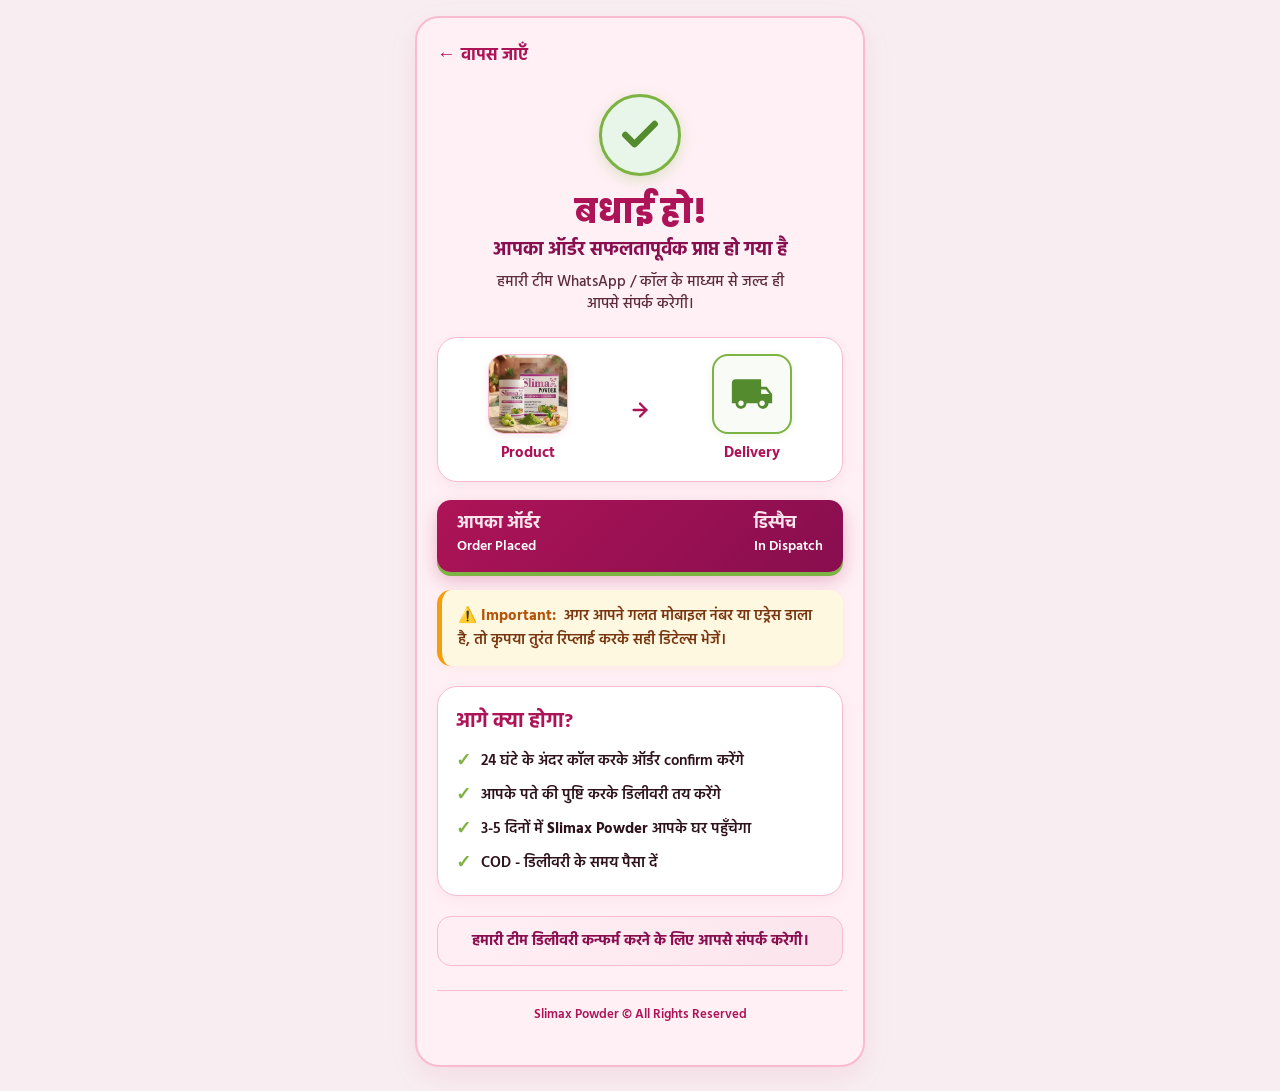
<file: thankyou.html>
<!DOCTYPE html>
<html lang="hi">
<head>
  <meta charset="UTF-8">
  <meta name="viewport" content="width=device-width, initial-scale=1.0, maximum-scale=1.0, user-scalable=no">
  <title>ऑर्डर सफल - Slimax Powder</title>
  
  <!-- Favicon -->
  <link rel="icon" type="image/png" href="images/product.jpg">
  
  <!-- Google Fonts -->
  <link rel="preconnect" href="https://fonts.googleapis.com">
  <link rel="preconnect" href="https://fonts.gstatic.com" crossorigin>
  <link href="https://fonts.googleapis.com/css2?family=Hind:wght@400;500;600;700&family=Poppins:wght@600;700;800&display=swap" rel="stylesheet">
  
  <!-- CSS Stylesheet -->
  <style>
/* ========================================================
   ROOT VARIABLES: Option 16: Rose / Gentle Care
   - Primary: Deep Rose #AD1457
   - Secondary: Pale Pink #FFF0F5
   - Accent: Leaf Green #7CB342
   ======================================================== */
:root {
  --primary: #AD1457;       /* Deep Rose */
  --primary-dark: #880E4F;  /* Dark Wine Rose */
  --primary-light: #FCE4EC; /* Soft Rose Wash */
  --secondary: #FFF0F5;     /* Pale Pink (Lavender Blush) */
  --accent: #7CB342;        /* Leaf Green */
  --accent-dark: #558B2F;   /* Deep Leaf Green */
  --accent-light: #DCEDC8;  /* Light Mint Green */
  --white: #FFFFFF;
  --text-dark: #371C25;     /* Rich Plum/Deep Charcoal */
  --text-muted: #6B4A55;    /* Soft Muted Plum */
  --border-color: #F8BBD0;  /* Delicate Rose Border */
  --border-green: #C5E1A5;  /* Delicate Green Border */
  --shadow-sm: 0 2px 8px rgba(173, 20, 87, 0.08);
  --shadow-md: 0 4px 16px rgba(173, 20, 87, 0.14);
  --radius-sm: 8px;
  --radius-md: 12px;
  --radius-lg: 18px;
}

/* Reset & Base Setup */
*, *::before, *::after {
  box-sizing: border-box;
  margin: 0;
  padding: 0;
}

html {
  font-size: 16px;
  scroll-behavior: smooth;
  background-color: #F8EEF1; /* Soft blush neutral outer background */
}

body {
  font-family: 'Hind', 'Poppins', -apple-system, BlinkMacSystemFont, 'Segoe UI', Roboto, sans-serif;
  color: var(--text-dark);
  line-height: 1.5;
  background-color: #F8EEF1;
  min-height: 100vh;
  display: flex;
  justify-content: center;
  align-items: flex-start;
  -webkit-font-smoothing: antialiased;
}

/* Mobile-First Container (Max 450px) */
.page-container {
  width: 100%;
  max-width: 450px;
  min-height: 100vh;
  background-color: var(--secondary);
  box-shadow: 0 0 25px rgba(173, 20, 87, 0.12);
  margin: 0 auto;
  position: relative;
  display: flex;
  flex-direction: column;
  overflow-x: hidden;
  padding-bottom: 74px;
}

/* Top Brand Navbar (Slimax | Buy Now) */
.top-nav-bar {
  background: linear-gradient(135deg, #AD1457 0%, #880E4F 100%);
  position: sticky;
  top: 0;
  z-index: 99;
  border-bottom: 2.5px solid var(--accent);
  box-shadow: 0 4px 14px rgba(136, 14, 79, 0.28);
}

.nav-container {
  display: flex;
  align-items: center;
  justify-content: space-between;
  padding: 10px 16px;
  max-width: 450px;
  margin: 0 auto;
}

.brand-logo {
  text-decoration: none;
  display: flex;
  align-items: center;
}

.brand-name {
  font-family: 'Poppins', sans-serif;
  font-size: 1.45rem;
  font-weight: 800;
  color: #FFFFFF;
  letter-spacing: 0.5px;
  line-height: 1;
}

.nav-buy-btn {
  background: linear-gradient(135deg, #7CB342 0%, #558B2F 100%);
  color: #FFFFFF;
  text-decoration: none;
  font-family: 'Poppins', sans-serif;
  font-size: 0.88rem;
  font-weight: 700;
  padding: 7px 18px;
  border-radius: 22px;
  letter-spacing: 0.3px;
  box-shadow: 0 3px 10px rgba(124, 179, 66, 0.4);
  transition: transform 0.2s ease, box-shadow 0.2s ease;
  border: 1px solid rgba(255, 255, 255, 0.3);
}

.nav-buy-btn:hover {
  transform: translateY(-1px);
  box-shadow: 0 5px 14px rgba(85, 139, 47, 0.5);
}

/* Banner Section */
.banner-section {
  width: 100%;
  position: relative;
  background-color: var(--secondary);
  line-height: 0;
}

.banner-wrapper {
  width: 100%;
  overflow: hidden;
}

.hero-banner-img {
  width: 100%;
  height: auto;
  display: block;
  object-fit: contain;
}

/* Content Sections */
.content-sections {
  flex: 1;
  padding: 0;
  display: flex;
  flex-direction: column;
}

/* ========================================================
   PROBLEMS SECTION (Daily Struggles - 5 Ribbons)
   ======================================================== */
.problems-section {
  background-color: var(--secondary);
  padding: 24px 16px 28px 16px;
  position: relative;
  border-bottom: 2px dashed #E6C8D2;
}

/* Section Header (Matching Image Reference: Dark Capsule with Red Bottom Lip) */
.section-header {
  text-align: center;
  margin-bottom: 22px;
  padding: 0 4px;
  width: 100%;
}

.section-title {
  display: block;
  width: 100%;
  max-width: 410px;
  margin: 0 auto;
  background: linear-gradient(180deg, #AD1457 0%, #880E4F 100%);
  color: #FFFFFF;
  font-size: 1.25rem;
  font-weight: 800;
  line-height: 1.4;
  letter-spacing: 0.2px;
  padding: 13px 18px;
  border-radius: 14px;
  border: 1.5px solid rgba(255, 255, 255, 0.32);
  box-shadow: 0 4.5px 0 #7CB342, 0 8px 18px rgba(173, 20, 87, 0.28);
  text-align: center;
}

.section-title .highlight-text {
  color: #FFFFFF;
  display: inline;
}

/* Infographic Container */
.infographic-container {
  display: flex;
  flex-direction: column;
  gap: 16px;
  margin-top: 10px;
}

/* Infographic Card Item */
.info-card {
  display: flex;
  align-items: center;
  position: relative;
  width: 100%;
  filter: drop-shadow(0 4px 8px rgba(173, 20, 87, 0.12));
  transition: transform 0.2s ease, filter 0.2s ease;
}

.info-card:hover {
  transform: translateX(2px);
  filter: drop-shadow(0 6px 12px rgba(173, 20, 87, 0.18));
}

/* Badge Circle (Left) */
.badge-wrapper {
  position: relative;
  z-index: 3;
  flex-shrink: 0;
}

.badge-circle {
  width: 82px;
  height: 82px;
  border-radius: 50%;
  background: radial-gradient(circle at 35% 35%, #FFFFFF 0%, #FFF5F8 60%, #FCE4EC 100%);
  box-shadow: 0 4px 14px rgba(173, 20, 87, 0.18), inset 0 2px 2px #FFFFFF, inset 0 -2px 3px rgba(173,20,87,0.06);
  display: flex;
  flex-direction: column;
  align-items: center;
  justify-content: center;
  border: 1.5px solid rgba(255, 255, 255, 0.95);
  position: relative;
}

/* Tear/Fold Swoop on Badge - Removed as requested */
.badge-swoop {
  display: none !important;
}

.badge-num {
  font-size: 2.05rem;
  font-weight: 800;
  line-height: 1;
  font-family: 'Poppins', sans-serif;
  letter-spacing: -0.5px;
}

.badge-label {
  font-size: 0.7rem;
  font-weight: 700;
  letter-spacing: 0.8px;
  color: #880E4F;
  margin-top: 2px;
  text-transform: uppercase;
}

/* Ribbon Body (Horizontal Capsule) */
.ribbon-body {
  flex: 1;
  margin-left: -24px;
  padding: 8px 10px 8px 34px;
  border-radius: 0 58px 58px 0;
  display: flex;
  align-items: center;
  gap: 10px;
  color: #FFFFFF;
  min-height: 118px;
  position: relative;
  z-index: 1;
  box-shadow: inset 0 1px 1px rgba(255, 255, 255, 0.4);
}

.ribbon-arrow {
  flex-shrink: 0;
  width: 20px;
  height: 20px;
  display: flex;
  align-items: center;
  justify-content: center;
  color: rgba(255, 255, 255, 0.95);
  animation: nudgeRight 2s infinite ease-in-out;
}

@keyframes nudgeRight {
  0%, 100% { transform: translateX(0); }
  50% { transform: translateX(3px); }
}

.ribbon-content {
  flex: 1;
  min-width: 0;
}

.ribbon-title {
  font-size: 1.34rem;
  font-weight: 800;
  line-height: 1.32;
  color: #FFFFFF;
  letter-spacing: 0.1px;
}

/* Image Thumbnail Container (Right side of ribbon) */
.ribbon-img-wrap {
  width: 108px;
  height: 108px;
  min-width: 108px;
  border-radius: 18px;
  overflow: hidden;
  border: 3.5px solid #FFFFFF;
  box-shadow: 0 4px 16px rgba(0, 0, 0, 0.3);
  background-color: #FFFFFF;
  flex-shrink: 0;
  display: flex;
  align-items: center;
  justify-content: center;
}

.problem-thumb-img {
  width: 100%;
  height: 100%;
  object-fit: cover;
  display: block;
  transition: transform 0.3s ease;
}

.info-card:hover .problem-thumb-img {
  transform: scale(1.08);
}

/* Theme Palettes (Option 16: Rose / Gentle Care Flow) */
/* 01: Deep Rose */
.theme-1 .badge-num {
  color: #AD1457;
}
.theme-1 .ribbon-body {
  background: linear-gradient(135deg, #AD1457 0%, #880E4F 100%);
}

/* 02: Vibrant Berry Rose */
.theme-2 .badge-num {
  color: #C2185B;
}
.theme-2 .ribbon-body {
  background: linear-gradient(135deg, #C2185B 0%, #AD1457 100%);
}

/* 03: Radiant Rose Magenta */
.theme-3 .badge-num {
  color: #D81B60;
}
.theme-3 .ribbon-body {
  background: linear-gradient(135deg, #D81B60 0%, #C2185B 100%);
}

/* 04: Warm Leaf Green */
.theme-4 .badge-num {
  color: #558B2F;
}
.theme-4 .ribbon-body {
  background: linear-gradient(135deg, #7CB342 0%, #558B2F 100%);
}

/* 05: Deep Leaf Green */
.theme-5 .badge-num {
  color: #33691E;
}
.theme-5 .ribbon-body {
  background: linear-gradient(135deg, #558B2F 0%, #33691E 100%);
}

/* Section Concluding Insight Box */
.insight-box {
  margin-top: 22px;
  background: linear-gradient(135deg, #FFFFFF 0%, #FCE4EC 100%);
  border: 1.5px solid #F8BBD0;
  border-left: 5px solid var(--primary);
  border-radius: var(--radius-md);
  padding: 12px 14px;
  box-shadow: 0 4px 12px rgba(173, 20, 87, 0.08);
  display: flex;
  align-items: center;
  gap: 10px;
}

.insight-icon {
  font-size: 1.4rem;
  flex-shrink: 0;
  line-height: 1;
}

.insight-text {
  color: var(--text-dark);
  font-size: 0.92rem;
  font-weight: 500;
  line-height: 1.45;
}

.insight-text strong {
  color: var(--primary);
  font-weight: 700;
}

/* ========================================================
   PRODUCT SHOWCASE SECTION (Rose / Gentle Care Theme)
   ======================================================== */
.showcase-section {
  background: linear-gradient(180deg, var(--secondary) 0%, #FCE4EC 50%, var(--secondary) 100%);
  padding: 26px 16px 32px 16px;
  position: relative;
  overflow: hidden;
  border-bottom: 2px dashed #E6C8D2;
}

.showcase-tag-wrap {
  text-align: center;
  margin-bottom: 16px;
}

.showcase-tag {
  background: linear-gradient(135deg, #F8BBD0 0%, #F48FB1 100%);
  color: #880E4F;
  font-size: 0.82rem;
  font-weight: 700;
  padding: 4px 16px;
  border-radius: 20px;
  display: inline-block;
  box-shadow: 0 2px 8px rgba(173, 20, 87, 0.12);
  border: 1px solid rgba(255, 255, 255, 0.8);
}

/* 3D Stage & Showcase Container */
.stage-container {
  position: relative;
  width: 100%;
  display: flex;
  align-items: center;
  justify-content: center;
  margin: 10px 0 24px 0;
  padding: 10px 0;
}

/* Geometric Angled Shapes */
.backdrop-shape {
  position: absolute;
  border-radius: 24px;
}

.shape-turmeric {
  right: -25px;
  top: 15px;
  width: 190px;
  height: 210px;
  background: linear-gradient(135deg, #AD1457 0%, #880E4F 100%);
  transform: rotate(20deg) skewX(-10deg);
  box-shadow: 0 12px 28px rgba(173, 20, 87, 0.3);
  z-index: 1;
}

.shape-brown {
  left: -20px;
  bottom: 20px;
  width: 140px;
  height: 160px;
  background: linear-gradient(135deg, #7CB342 0%, #558B2F 100%);
  transform: rotate(-25deg);
  opacity: 0.9;
  z-index: 1;
  box-shadow: 0 8px 20px rgba(85, 139, 47, 0.25);
}

/* Golden Halo Ring (Styled in Rose Gold) */
.golden-ring {
  position: absolute;
  top: -10px;
  right: 15px;
  width: 220px;
  height: 220px;
  border-radius: 50%;
  border: 4px solid #F48FB1;
  box-shadow: 0 0 22px rgba(173, 20, 87, 0.4), inset 0 0 16px rgba(173, 20, 87, 0.2);
  z-index: 2;
  animation: pulseRing 3.5s ease-in-out infinite;
  pointer-events: none;
}

@keyframes pulseRing {
  0%, 100% { transform: scale(1); opacity: 0.95; }
  50% { transform: scale(1.03); opacity: 1; }
}

/* Floating 100% Badge (Leaf Green Accent) */
.floating-badge {
  position: absolute;
  right: 10px;
  top: 0px;
  width: 66px;
  height: 66px;
  border-radius: 50%;
  background: linear-gradient(135deg, #7CB342 0%, #558B2F 100%);
  color: #FFFFFF;
  display: flex;
  flex-direction: column;
  align-items: center;
  justify-content: center;
  z-index: 5;
  box-shadow: 0 6px 16px rgba(85, 139, 47, 0.45);
  border: 2px solid #FFF0F5;
  animation: floatBadge 3s ease-in-out infinite;
}

@keyframes floatBadge {
  0%, 100% { transform: translateY(0); }
  50% { transform: translateY(-6px); }
}

.badge-accent {
  font-size: 0.95rem;
  font-weight: 800;
  line-height: 1;
  font-family: 'Poppins', sans-serif;
}

.badge-sub {
  font-size: 0.56rem;
  font-weight: 700;
  letter-spacing: 0.3px;
  margin-top: 1px;
}

/* Floating Spheres */
.stage-dot {
  position: absolute;
  border-radius: 50%;
  background: radial-gradient(circle at 30% 30%, #F48FB1, #AD1457);
  box-shadow: 0 4px 8px rgba(173, 20, 87, 0.15);
  z-index: 4;
}

.dot-1 {
  width: 14px;
  height: 14px;
  left: 20px;
  top: 55px;
  animation: floatBadge 3.2s ease-in-out infinite;
}

.dot-2 {
  width: 10px;
  height: 10px;
  right: 65px;
  bottom: 30px;
  animation: floatBadge 2.8s ease-in-out infinite reverse;
}

.dot-3 {
  width: 18px;
  height: 18px;
  left: 35px;
  bottom: 45px;
  animation: floatBadge 3.6s ease-in-out infinite 0.5s;
}

/* Product Showcase Frame & Image */
.spotlight-product-frame {
  position: relative;
  z-index: 3;
  width: 100%;
  max-width: 360px;
  border-radius: 20px;
  overflow: hidden;
  border: 3px solid #F8BBD0;
  box-shadow: 0 12px 30px rgba(173, 20, 87, 0.18);
  background-color: #FFFFFF;
  margin: 0 auto;
}

.spotlight-product-img {
  width: 100%;
  height: auto;
  display: block;
  object-fit: cover;
  transition: transform 0.4s ease;
}

.stage-container:hover .spotlight-product-img {
  transform: scale(1.02);
}

/* Product Details (Pitch, Badges, Usage, CTA) */
.showcase-details {
  display: flex;
  flex-direction: column;
}

.showcase-pitch {
  font-size: 0.96rem;
  color: var(--text-dark);
  line-height: 1.55;
  text-align: center;
  margin-bottom: 16px;
  font-weight: 500;
  background: #FFFFFF;
  padding: 14px 16px;
  border-radius: 14px;
  border: 1.5px solid #F8BBD0;
  box-shadow: 0 3px 10px rgba(173, 20, 87, 0.06);
}

.showcase-pitch strong {
  color: var(--primary);
  font-weight: 700;
}

/* 2 Feature Badges */
.feature-badges {
  display: flex;
  gap: 10px;
  margin-bottom: 16px;
}

.feat-badge {
  flex: 1;
  background: linear-gradient(135deg, #FFF0F5 0%, #FCE4EC 100%);
  border: 1.5px solid var(--accent);
  border-radius: 12px;
  padding: 10px 8px;
  display: flex;
  align-items: center;
  justify-content: center;
  gap: 6px;
  box-shadow: 0 2px 6px rgba(173, 20, 87, 0.05);
}

.feat-icon {
  font-size: 1.15rem;
}

.feat-text {
  font-size: 0.82rem;
  font-weight: 700;
  color: var(--text-dark);
  font-family: 'Poppins', sans-serif;
  letter-spacing: 0.1px;
}

/* Usage Card (Deep Wine Rose & Leaf Green) */
.usage-card {
  background: linear-gradient(135deg, #880E4F 0%, #5C0633 100%);
  color: #FFFFFF;
  border-radius: 14px;
  padding: 12px 16px;
  display: flex;
  align-items: center;
  gap: 12px;
  margin-bottom: 20px;
  box-shadow: 0 4px 14px rgba(136, 14, 79, 0.25);
  border: 1px solid rgba(248, 187, 208, 0.25);
}

.usage-icon-box {
  width: 42px;
  height: 42px;
  background: rgba(255, 255, 255, 0.15);
  border-radius: 10px;
  display: flex;
  align-items: center;
  justify-content: center;
  font-size: 1.35rem;
  flex-shrink: 0;
}

.usage-info {
  flex: 1;
}

.usage-label {
  font-size: 0.7rem;
  color: #C5E1A5;
  text-transform: uppercase;
  letter-spacing: 0.8px;
  font-weight: 700;
  display: block;
}

.usage-text {
  font-size: 0.94rem;
  font-weight: 600;
  color: #FFFFFF;
  margin-top: 2px;
}

/* CTA Button */
.showcase-cta-wrap {
  width: 100%;
}

.showcase-btn {
  display: flex;
  flex-direction: column;
  align-items: center;
  justify-content: center;
  width: 100%;
  padding: 14px 20px;
  background: linear-gradient(135deg, #AD1457 0%, #880E4F 100%);
  color: #FFFFFF;
  text-decoration: none;
  border-radius: 35px;
  box-shadow: 0 6px 18px rgba(173, 20, 87, 0.45);
  transition: transform 0.2s ease, box-shadow 0.2s ease;
  animation: pulseGlow 2.5s infinite;
  border: 1px solid rgba(255, 255, 255, 0.2);
}

@keyframes pulseGlow {
  0%, 100% {
    box-shadow: 0 6px 18px rgba(173, 20, 87, 0.45);
  }
  50% {
    box-shadow: 0 8px 24px rgba(136, 14, 79, 0.65);
  }
}

.showcase-btn:hover {
  transform: translateY(-2px);
}

.btn-main-text {
  font-size: 1.15rem;
  font-weight: 800;
  letter-spacing: 0.3px;
  font-family: 'Poppins', 'Hind', sans-serif;
}

.btn-sub-text {
  font-size: 0.72rem;
  color: #FCE4EC;
  font-weight: 600;
  letter-spacing: 0.2px;
  margin-top: 2px;
}

/* ========================================================
   4 ASPECTS SECTION (3D Layered Cards - Styled like Image 1)
   ======================================================== */
.aspects-section {
  background-color: var(--secondary);
  padding: 28px 16px 36px 16px;
  position: relative;
  overflow: hidden;
  border-bottom: 2px dashed #E6C8D2;
}

.layered-cards-container {
  display: flex;
  flex-direction: column;
  gap: 30px;
  margin-top: 20px;
  width: 100%;
}

.layered-card-item {
  width: 100%;
  display: flex;
  justify-content: center;
}

/* Main Colored Base Plate */
.layered-base-plate {
  width: 100%;
  border-radius: 22px;
  position: relative;
  padding: 28px 16px 18px 16px;
  box-shadow: 0 10px 24px rgba(173, 20, 87, 0.16);
  transition: transform 0.3s ease, box-shadow 0.3s ease;
}

.layered-card-item:hover .layered-base-plate {
  transform: translateY(-4px);
  box-shadow: 0 14px 30px rgba(173, 20, 87, 0.25);
}

/* Card Themes (Rose / Gentle Care Palette - Restored Original) */
/* 01: Deep Rose */
.card-theme-1 .layered-base-plate {
  background: linear-gradient(135deg, #AD1457 0%, #880E4F 100%);
}
.card-theme-1 .folded-tab {
  background: linear-gradient(135deg, #880E4F 0%, #AD1457 100%);
  border: 1px solid rgba(255, 255, 255, 0.3);
}

/* 02: Berry Rose */
.card-theme-2 .layered-base-plate {
  background: linear-gradient(135deg, #C2185B 0%, #AD1457 100%);
}
.card-theme-2 .folded-tab {
  background: linear-gradient(135deg, #AD1457 0%, #C2185B 100%);
  border: 1px solid rgba(255, 255, 255, 0.3);
}

/* 03: Leaf Green */
.card-theme-3 .layered-base-plate {
  background: linear-gradient(135deg, #7CB342 0%, #558B2F 100%);
}
.card-theme-3 .folded-tab {
  background: linear-gradient(135deg, #558B2F 0%, #7CB342 100%);
  border: 1px solid rgba(255, 255, 255, 0.3);
}

/* 04: Forest Green */
.card-theme-4 .layered-base-plate {
  background: linear-gradient(135deg, #558B2F 0%, #33691E 100%);
}
.card-theme-4 .folded-tab {
  background: linear-gradient(135deg, #33691E 0%, #558B2F 100%);
  border: 1px solid rgba(255, 255, 255, 0.3);
}

/* White Center Card with Photo & Top Tab */
.layered-white-card {
  width: 92%;
  margin: 0 auto 16px auto;
  background: #FFFFFF;
  border-radius: 18px;
  padding: 28px 12px 12px 12px;
  position: relative;
  box-shadow: 0 8px 20px rgba(0, 0, 0, 0.2);
}

/* Top Folded Tab (Image 3 Header part) */
.folded-tab {
  position: absolute;
  top: -14px;
  left: 50%;
  transform: translateX(-50%);
  padding: 7px 22px;
  border-radius: 8px 8px 16px 16px;
  box-shadow: 0 4px 10px rgba(0, 0, 0, 0.25);
  text-align: center;
  white-space: nowrap;
  z-index: 2;
}

/* Ribbon curl wings */
.folded-tab::before {
  content: '';
  position: absolute;
  top: 0;
  left: -6px;
  width: 6px;
  height: 12px;
  background: #3E0522;
  clip-path: polygon(100% 0, 100% 100%, 0 100%);
}

.folded-tab::after {
  content: '';
  position: absolute;
  top: 0;
  right: -6px;
  width: 6px;
  height: 12px;
  background: #3E0522;
  clip-path: polygon(0 0, 100% 100%, 0 100%);
}

.card-theme-3 .folded-tab::before,
.card-theme-3 .folded-tab::after,
.card-theme-4 .folded-tab::before,
.card-theme-4 .folded-tab::after {
  background: #1B3A0F;
}

.tab-heading {
  font-family: 'Poppins', sans-serif;
  font-size: 1.05rem;
  font-weight: 800;
  color: #FFFFFF;
  letter-spacing: 0.3px;
  line-height: 1.2;
}

/* Card Photo Box (Image 4 area) */
.card-photo-box {
  width: 100%;
  height: 175px;
  border-radius: 14px;
  overflow: hidden;
  box-shadow: 0 3px 8px rgba(0, 0, 0, 0.08);
}

.layered-photo {
  width: 100%;
  height: 100%;
  object-fit: cover;
  display: block;
  transition: transform 0.4s ease;
}

.layered-card-item:hover .layered-photo {
  transform: scale(1.04);
}

/* Bottom Description (Image 5 area - without 1, 2) */
.layered-bottom-desc {
  padding: 0 10px;
  text-align: center;
}

.layered-bottom-desc p {
  color: #FFFFFF;
  font-size: 0.94rem;
  line-height: 1.45;
  font-weight: 700;
  letter-spacing: 0.1px;
  text-shadow: 0 1px 3px rgba(0, 0, 0, 0.3);
}

/* ==========================================================================
   Section 5: Ayurvedic Ingredients (Aesthetic Scrapbook Shapes)
   ========================================================================== */
.ingredients-section {
  padding: 30px 14px 28px 14px;
  position: relative;
}

/* Scrapbook Container with subtle paper grid */
.scrapbook-container {
  background: #FFFDFB;
  background-image: 
    linear-gradient(rgba(173, 20, 87, 0.05) 1px, transparent 1px),
    linear-gradient(90deg, rgba(173, 20, 87, 0.05) 1px, transparent 1px);
  background-size: 18px 18px;
  border-radius: 22px;
  padding: 22px 14px;
  border: 1.5px dashed rgba(173, 20, 87, 0.3);
  box-shadow: inset 0 2px 6px rgba(0, 0, 0, 0.03);
  display: flex;
  flex-direction: column;
  gap: 22px;
}

/* Base Aesthetic Card */
.aesthetic-card {
  position: relative;
  padding: 20px 22px;
  transition: transform 0.25s ease, box-shadow 0.25s ease;
  z-index: 1;
}

.aesthetic-card:hover {
  transform: translateY(-2px);
}

/* Card 1: गुग्गुल (Cloud Shape Inspired by Reference Top-Left) */
.card-cloud {
  background: linear-gradient(135deg, #AD1457 0%, #880E4F 100%);
  border-radius: 44px 22px 46px 24px / 24px 46px 24px 46px;
  color: #FFFFFF;
  box-shadow: 0 8px 20px rgba(173, 20, 87, 0.26);
  border: 2px solid rgba(255, 255, 255, 0.25);
}

.card-cloud .ing-name {
  color: #FFFFFF;
}

.card-cloud .ing-tag {
  background: rgba(255, 255, 255, 0.22);
  color: #FFFFFF;
  border: 1px solid rgba(255, 255, 255, 0.4);
}

.card-cloud .ing-desc {
  color: rgba(255, 255, 255, 0.96);
  text-shadow: 0 1px 2px rgba(0, 0, 0, 0.2);
}

/* Card 2: त्रिफला (Rectangular Aesthetic Frame Inspired by Reference Top-Right) */
.card-frame {
  background: #FFFFFF;
  border: 2.5px solid #AD1457;
  border-radius: 18px;
  box-shadow: 5px 5px 0px rgba(173, 20, 87, 0.22);
  color: #2D3748;
}

.card-frame .ing-name {
  color: #AD1457;
}

.card-frame .ing-tag {
  background: #FFF0F5;
  color: #AD1457;
  border: 1px solid #F8BBD0;
}

.card-frame .ing-desc {
  color: #4A5568;
}

/* Card 3: ग्रीन टी अर्क (Offset Scalloped Cloud Inspired by Reference Mid-Right) */
.card-cloud-offset {
  background: linear-gradient(135deg, #FFF9FA 0%, #FCE4EC 100%);
  border-radius: 36px 48px 34px 50px / 48px 34px 50px 34px;
  border: 2px solid #7CB342;
  box-shadow: 4px 5px 0px #7CB342;
  color: #2D3748;
}

.card-cloud-offset .ing-name {
  color: #33691E;
}

.card-cloud-offset .ing-tag {
  background: #F1F8E9;
  color: #558B2F;
  border: 1px solid #C5E1A5;
}

.card-cloud-offset .ing-desc {
  color: #37474F;
}

/* Card 4: पिप्पली (Double-Ring Organic Pebble Inspired by Reference Bottom-Left) */
.card-pebble {
  background: linear-gradient(135deg, #7CB342 0%, #558B2F 100%);
  border-radius: 50px 24px 50px 24px;
  box-shadow: 0 0 0 3.5px #FFFFFF, 0 0 0 6px #7CB342, 0 8px 20px rgba(85, 139, 47, 0.25);
  color: #FFFFFF;
}

.card-pebble .ing-name {
  color: #FFFFFF;
}

.card-pebble .ing-tag {
  background: rgba(255, 255, 255, 0.24);
  color: #FFFFFF;
  border: 1px solid rgba(255, 255, 255, 0.45);
}

.card-pebble .ing-desc {
  color: rgba(255, 255, 255, 0.96);
  text-shadow: 0 1px 2px rgba(0, 0, 0, 0.2);
}

/* Card Content Layout (Image + Text) */
.card-content-grid {
  display: flex;
  align-items: center;
  gap: 16px;
  position: relative;
  z-index: 2;
}

.ing-img-wrap {
  width: 110px;
  height: 110px;
  min-width: 110px;
  border-radius: 18px;
  overflow: hidden;
  border: 3px solid #FFFFFF;
  box-shadow: 0 4px 14px rgba(0, 0, 0, 0.22);
  background: #FFFFFF;
  flex-shrink: 0;
  display: flex;
  align-items: center;
  justify-content: center;
}

.ing-photo {
  width: 100%;
  height: 100%;
  object-fit: cover;
  display: block;
  transition: transform 0.3s ease;
}

.aesthetic-card:hover .ing-photo {
  transform: scale(1.06);
}

/* Content Typography inside cards */
.card-inner-content {
  flex: 1;
  min-width: 0;
  position: relative;
  z-index: 2;
}

.ing-badge {
  display: flex;
  align-items: center;
  gap: 10px;
  margin-bottom: 6px;
  flex-wrap: wrap;
}

.ing-name {
  font-size: 1.55rem;
  font-weight: 800;
  letter-spacing: -0.2px;
  line-height: 1.2;
}

.ing-tag {
  font-size: 0.74rem;
  font-weight: 700;
  letter-spacing: 0.6px;
  padding: 3px 10px;
  border-radius: 12px;
  text-transform: uppercase;
}

.ing-desc {
  font-size: 1.15rem;
  font-weight: 700;
  line-height: 1.42;
  letter-spacing: 0.1px;
}

/* Floating Aesthetic Stickers - Removed as requested */
.sticker-badge {
  display: none !important;
}

.sticker-icon {
  font-size: 1.15rem;
  line-height: 1;
}

/* Sticker Corner Positions */
.sticker-top-left {
  top: -10px;
  left: -6px;
  transform: rotate(-14deg);
}

.sticker-top-right {
  top: -10px;
  right: -6px;
  transform: rotate(14deg);
}

.sticker-bottom-left {
  bottom: -10px;
  left: -6px;
  transform: rotate(-12deg);
}

.sticker-bottom-right {
  bottom: -10px;
  right: -6px;
  transform: rotate(12deg);
}

.sticker-mid-left {
  top: 50%;
  left: -12px;
  transform: translateY(-50%) rotate(-16deg);
}

/* ==========================================================================
   Section 6: Transformation Journey (भारीपन से Confidence की ओर)
   ========================================================================== */
.transformation-section {
  padding: 30px 14px 28px 14px;
  position: relative;
}

/* Legend Header Bar */
.transform-legend-bar {
  display: flex;
  align-items: center;
  justify-content: center;
  gap: 8px;
  margin-bottom: 20px;
}

.legend-pill {
  display: inline-flex;
  align-items: center;
  gap: 6px;
  padding: 6px 14px;
  border-radius: 20px;
  font-size: 0.82rem;
  font-weight: 700;
  box-shadow: 0 2px 6px rgba(0, 0, 0, 0.06);
}

.legend-before {
  background: #FCE4EC;
  color: #880E4F;
  border: 1px solid #F8BBD0;
}

.legend-after {
  background: #E8F5E9;
  color: #2E7D32;
  border: 1px solid #C8E6C9;
}

.legend-divider {
  color: #7CB342;
  display: flex;
  align-items: center;
}

/* Cards List */
.transform-cards-list {
  display: flex;
  flex-direction: column;
  gap: 18px;
}

.transform-card {
  background: #FFFFFF;
  border-radius: 20px;
  padding: 12px;
  box-shadow: 0 8px 22px rgba(173, 20, 87, 0.08);
  border: 1.5px solid rgba(173, 20, 87, 0.12);
  transition: transform 0.25s ease, box-shadow 0.25s ease;
}

.transform-card:hover {
  transform: translateY(-2px);
  box-shadow: 0 12px 28px rgba(173, 20, 87, 0.14);
}

.transform-grid {
  display: grid;
  grid-template-columns: 1fr auto 1fr;
  align-items: center;
  gap: 8px;
}

/* State Columns */
.state-col {
  border-radius: 14px;
  padding: 8px;
  display: flex;
  flex-direction: column;
  align-items: center;
  text-align: center;
  position: relative;
  height: 100%;
}

.state-before {
  background: linear-gradient(180deg, #FFF5F8 0%, #FCE4EC 100%);
  border: 1.5px solid #F8BBD0;
}

.state-after {
  background: linear-gradient(180deg, #F4FBF4 0%, #E8F5E9 100%);
  border: 1.5px solid #A5D6A7;
  box-shadow: 0 4px 12px rgba(85, 139, 47, 0.12);
}

/* Badges inside state columns */
.state-tag {
  position: absolute;
  top: 12px;
  left: 12px;
  font-size: 0.68rem;
  font-weight: 800;
  padding: 2px 8px;
  border-radius: 10px;
  z-index: 2;
  box-shadow: 0 2px 6px rgba(0, 0, 0, 0.2);
}

.state-before .state-tag {
  background: #AD1457;
  color: #FFFFFF;
}

.state-after .state-tag {
  background: #558B2F;
  color: #FFFFFF;
}

/* Image Frames */
.state-media {
  width: 100%;
  aspect-ratio: 16 / 9;
  border-radius: 10px;
  overflow: hidden;
  background: #000000;
  margin-bottom: 8px;
  box-shadow: 0 3px 8px rgba(0, 0, 0, 0.14);
  position: relative;
}

.state-photo {
  width: 100%;
  height: 100%;
  object-fit: cover;
  display: block;
  transition: transform 0.3s ease;
}

.transform-card:hover .state-photo {
  transform: scale(1.05);
}

/* Labels below images */
.state-label {
  font-size: 0.94rem;
  font-weight: 700;
  line-height: 1.35;
  margin-top: auto;
  padding: 2px 4px;
}

.state-before .state-label {
  color: #880E4F;
}

.state-after .state-label {
  color: #2E7D32;
  font-weight: 800;
}

/* Central Transformation Arrow Connector */
.state-connector {
  display: flex;
  align-items: center;
  justify-content: center;
  padding: 0 2px;
}

.connector-circle {
  width: 32px;
  height: 32px;
  border-radius: 50%;
  background: linear-gradient(135deg, #7CB342 0%, #558B2F 100%);
  color: #FFFFFF;
  display: flex;
  align-items: center;
  justify-content: center;
  box-shadow: 0 3px 10px rgba(85, 139, 47, 0.35);
  flex-shrink: 0;
  animation: pulseArrow 2s infinite ease-in-out;
}

@keyframes pulseArrow {
  0%, 100% { transform: scale(1); }
  50% { transform: scale(1.1); box-shadow: 0 4px 14px rgba(85, 139, 47, 0.5); }
}

/* ==========================================================================
   Section 7: Quality & Transparency Certifications (गुणवत्ता और पारदर्शिता)
   ========================================================================== */
.trust-section {
  padding: 30px 14px 28px 14px;
  position: relative;
}

.trust-subtitle {
  text-align: center;
  font-size: 0.96rem;
  font-weight: 600;
  color: #4A1525;
  margin: -10px auto 22px auto;
  max-width: 380px;
  line-height: 1.45;
}

/* 2x2 Certifications Grid */
.cert-grid {
  display: grid;
  grid-template-columns: repeat(2, 1fr);
  gap: 14px;
  margin-bottom: 20px;
}

.cert-card {
  background: #FFFFFF;
  border-radius: 18px;
  padding: 20px 10px 16px 10px;
  text-align: center;
  display: flex;
  flex-direction: column;
  align-items: center;
  justify-content: center;
  border: 1.5px solid rgba(173, 20, 87, 0.14);
  box-shadow: 0 6px 18px rgba(173, 20, 87, 0.08);
  transition: transform 0.25s ease, box-shadow 0.25s ease;
  position: relative;
}

.cert-card:hover {
  transform: translateY(-3px);
  box-shadow: 0 10px 24px rgba(173, 20, 87, 0.15);
  border-color: #AD1457;
}

.cert-badge-wrap {
  width: 100px;
  height: 100px;
  display: flex;
  align-items: center;
  justify-content: center;
  margin-bottom: 8px;
  border-radius: 50%;
  background: linear-gradient(135deg, #FFF5F8 0%, #FFFFFF 100%);
  padding: 6px;
  box-shadow: inset 0 1px 3px rgba(0,0,0,0.06), 0 4px 12px rgba(173, 20, 87, 0.1);
  border: 1.5px solid rgba(173, 20, 87, 0.12);
  overflow: hidden;
}

.cert-img {
  width: 90%;
  height: 90%;
  object-fit: contain;
  display: block;
  filter: drop-shadow(0 2px 4px rgba(0, 0, 0, 0.1));
  transform: scale(1.18);
  transition: transform 0.3s ease;
}

.cert-card:hover .cert-img {
  transform: scale(1.28);
}

.cert-title {
  font-size: 1.25rem;
  font-weight: 800;
  color: #AD1457;
  letter-spacing: 0.2px;
  margin-bottom: 0;
  margin-top: 4px;
  line-height: 1.2;
}

.cert-desc {
  font-size: 0.8rem;
  font-weight: 600;
  color: #555555;
  line-height: 1.35;
}

/* Bottom Quality Assurance Bar */
.trust-assurance-bar {
  background: linear-gradient(135deg, #FFF0F5 0%, #FCE4EC 100%);
  border: 1.5px solid #F8BBD0;
  border-radius: 16px;
  padding: 12px 10px;
  display: flex;
  align-items: center;
  justify-content: space-around;
  flex-wrap: wrap;
  gap: 8px;
  box-shadow: 0 4px 12px rgba(173, 20, 87, 0.06);
}

.assurance-item {
  display: flex;
  align-items: center;
  gap: 6px;
}

.assurance-icon {
  width: 20px;
  height: 20px;
  border-radius: 50%;
  background: #7CB342;
  color: #FFFFFF;
  display: flex;
  align-items: center;
  justify-content: center;
  font-size: 0.72rem;
  font-weight: 900;
}

.assurance-text {
  font-size: 0.82rem;
  font-weight: 700;
  color: #880E4F;
  letter-spacing: 0.1px;
}

/* ==========================================================================
   Section 8: Order Now & Information Form (Order Now & Lead Gen)
   ========================================================================== */
.order-section {
  padding: 30px 14px 40px 14px;
  position: relative;
}

.order-container-card {
  background: #FFFFFF;
  border-radius: 24px;
  border: 2px solid #F8BBD0;
  box-shadow: 0 12px 36px rgba(173, 20, 87, 0.12), 0 4px 12px rgba(0, 0, 0, 0.04);
  padding: 24px 18px 20px 18px;
  position: relative;
  overflow: hidden;
}

.order-container-card::before {
  content: '';
  position: absolute;
  top: 0;
  left: 0;
  right: 0;
  height: 6px;
  background: linear-gradient(90deg, #AD1457 0%, #7CB342 50%, #AD1457 100%);
}

/* Card Top Header */
.order-header-box {
  text-align: center;
  margin-bottom: 18px;
}

.order-sub-tag {
  display: inline-block;
  background: linear-gradient(135deg, #FFF0F5 0%, #FCE4EC 100%);
  border: 1px solid #F8BBD0;
  color: #880E4F;
  font-size: 0.78rem;
  font-weight: 700;
  padding: 4px 14px;
  border-radius: 20px;
  margin-bottom: 8px;
  box-shadow: 0 2px 6px rgba(173, 20, 87, 0.06);
}

.order-main-title {
  font-size: 1.45rem;
  font-weight: 800;
  color: #AD1457;
  line-height: 1.25;
  margin-bottom: 5px;
}

.order-helper-text {
  font-size: 0.84rem;
  font-weight: 600;
  color: #666666;
  line-height: 1.35;
}

/* Mini Product Spotlight Strip */
.order-product-strip {
  display: flex;
  align-items: center;
  gap: 14px;
  background: linear-gradient(135deg, #FFF9FA 0%, #FFF0F5 100%);
  border: 1.5px dashed #F48FB1;
  border-radius: 16px;
  padding: 10px 12px;
  margin-bottom: 20px;
  box-shadow: inset 0 1px 3px rgba(0,0,0,0.03);
}

.mini-prod-img-box {
  width: 68px;
  height: 68px;
  min-width: 68px;
  border-radius: 12px;
  overflow: hidden;
  background: #FFFFFF;
  border: 1px solid #F8BBD0;
  box-shadow: 0 2px 8px rgba(173, 20, 87, 0.08);
}

.mini-prod-img {
  width: 100%;
  height: 100%;
  object-fit: cover;
  display: block;
}

.mini-prod-info {
  display: flex;
  flex-direction: column;
  gap: 3px;
  flex: 1;
}

.mini-prod-name {
  font-size: 0.95rem;
  font-weight: 800;
  color: #4A1525;
  line-height: 1.2;
}

.mini-prod-badge {
  display: inline-block;
  align-self: flex-start;
  background: #E8F5E9;
  color: #2E7D32;
  font-size: 0.7rem;
  font-weight: 800;
  padding: 2px 8px;
  border-radius: 6px;
  border: 1px solid #C8E6C9;
}

.mini-prod-desc {
  font-size: 0.78rem;
  color: #666666;
  font-weight: 600;
  line-height: 1.3;
}

/* Form Styles */
.order-form-body {
  display: flex;
  flex-direction: column;
  gap: 16px;
}

.form-group {
  display: flex;
  flex-direction: column;
  gap: 6px;
  text-align: left;
}

.form-label {
  font-size: 0.95rem;
  font-weight: 800;
  color: #4A1525;
}

.input-wrapper {
  position: relative;
  display: flex;
  align-items: center;
}

.input-icon {
  position: absolute;
  left: 14px;
  font-size: 1.05rem;
  pointer-events: none;
  z-index: 2;
  opacity: 0.85;
}

.form-input {
  width: 100%;
  height: 52px;
  padding: 0 14px 0 44px;
  font-size: 0.98rem;
  font-family: 'Hind', sans-serif;
  font-weight: 600;
  color: #222222;
  background: #FAFAFA;
  border: 1.5px solid #E0E0E0;
  border-radius: 12px;
  transition: all 0.25s ease;
  outline: none;
  box-sizing: border-box;
}

.form-input::placeholder {
  color: #9E9E9E;
  font-weight: 500;
}

.form-input:focus {
  background: #FFFFFF;
  border-color: #AD1457;
  box-shadow: 0 0 0 4px rgba(173, 20, 87, 0.12);
}

/* Floating Input Warning Tooltips */
.input-tooltip {
  display: flex;
  align-items: center;
  gap: 8px;
  background: #FFFFFF;
  border: 1px solid #E0E0E0;
  border-radius: 8px;
  padding: 8px 12px;
  box-shadow: 0 4px 16px rgba(0, 0, 0, 0.15);
  margin-top: 6px;
  font-size: 0.84rem;
  color: #212121;
  font-family: 'Hind', sans-serif;
  font-weight: 600;
  animation: tooltipFade 0.2s ease;
  z-index: 5;
}

@keyframes tooltipFade {
  from { opacity: 0; transform: translateY(-4px); }
  to { opacity: 1; transform: translateY(0); }
}

.tooltip-icon {
  background: #EF6C00;
  color: #FFFFFF;
  font-weight: 900;
  font-size: 0.82rem;
  width: 20px;
  height: 20px;
  border-radius: 4px;
  display: inline-flex;
  align-items: center;
  justify-content: center;
  flex-shrink: 0;
}

.tooltip-text {
  flex: 1;
  line-height: 1.35;
}

/* CTA Submit Button */
.order-cta-btn {
  width: 100%;
  padding: 14px 16px;
  background: linear-gradient(180deg, #7CB342 0%, #558B2F 100%);
  color: #FFFFFF;
  border: none;
  border-radius: 14px;
  box-shadow: 0 5px 0 #33691E, 0 10px 22px rgba(85, 139, 47, 0.35);
  cursor: pointer;
  display: flex;
  flex-direction: column;
  align-items: center;
  justify-content: center;
  gap: 2px;
  transition: all 0.2s ease;
  margin-top: 4px;
  font-family: 'Hind', sans-serif;
  position: relative;
  overflow: hidden;
}

.order-cta-btn::before {
  content: '';
  position: absolute;
  top: 0;
  left: -75%;
  width: 50%;
  height: 100%;
  background: linear-gradient(to right, rgba(255,255,255,0) 0%, rgba(255,255,255,0.3) 100%);
  transform: skewX(-25deg);
  animation: btnShimmer 3s infinite ease-in-out;
}

@keyframes btnShimmer {
  0% { left: -75%; }
  40%, 100% { left: 125%; }
}

.order-cta-btn:active {
  transform: translateY(4px);
  box-shadow: 0 1px 0 #33691E, 0 4px 10px rgba(85, 139, 47, 0.25);
}

.order-cta-btn:disabled {
  opacity: 0.7;
  cursor: not-allowed;
  transform: none;
}

.cta-title {
  font-size: 1.25rem;
  font-weight: 800;
  letter-spacing: 0.3px;
  text-shadow: 0 1px 2px rgba(0,0,0,0.2);
  line-height: 1.2;
}

.cta-sub {
  font-size: 0.78rem;
  font-weight: 600;
  opacity: 0.95;
}

/* Feedback message container */
.form-feedback {
  padding: 12px 14px;
  border-radius: 12px;
  font-size: 0.92rem;
  font-weight: 700;
  text-align: center;
  line-height: 1.45;
  margin-top: 8px;
  animation: fadeIn 0.3s ease;
}

.form-feedback.success {
  background: #E8F5E9;
  border: 1.5px solid #81C784;
  color: #1B5E20;
}

.form-feedback.error {
  background: #FFEBEE;
  border: 1.5px solid #E57373;
  color: #B71C1C;
}

@keyframes fadeIn {
  from { opacity: 0; transform: translateY(-6px); }
  to { opacity: 1; transform: translateY(0); }
}

/* Security & Trust Strip */
.order-trust-strip {
  display: flex;
  align-items: center;
  justify-content: center;
  flex-wrap: wrap;
  gap: 6px;
  margin-top: 18px;
  padding-top: 14px;
  border-top: 1px solid rgba(173, 20, 87, 0.1);
}

.trust-badge-item {
  display: flex;
  align-items: center;
  gap: 4px;
}

.trust-item-icon {
  font-size: 0.86rem;
}

.trust-item-text {
  font-size: 0.76rem;
  font-weight: 700;
  color: #6D214F;
  letter-spacing: 0.1px;
}

.trust-dot {
  color: #AD1457;
  font-weight: 900;
  font-size: 0.8rem;
}

/* ==========================================================================
   Section 9: Customer Real Experiences / Reviews (ग्राहकों के वास्तविक अनुभव)
   ========================================================================== */
.reviews-section {
  padding: 30px 14px 36px 14px;
  position: relative;
}

.reviews-subtitle {
  text-align: center;
  font-size: 0.94rem;
  font-weight: 600;
  color: #4A1525;
  margin: -10px auto 22px auto;
  max-width: 380px;
  line-height: 1.45;
}

.reviews-list {
  display: flex;
  flex-direction: column;
  gap: 16px;
}

/* Individual Review Card */
.review-card {
  background: #FFFFFF;
  border-radius: 20px;
  padding: 18px 18px 16px 18px;
  position: relative;
  border: 1.5px solid #FFE0B2;
  box-shadow: 0 6px 20px rgba(0, 0, 0, 0.05);
  overflow: hidden;
  transition: transform 0.25s ease, box-shadow 0.25s ease;
}

.review-card:hover {
  transform: translateY(-2px);
  box-shadow: 0 10px 24px rgba(173, 20, 87, 0.09);
  border-color: #FFCC80;
}

/* Top Right Quote Watermark */
.quote-watermark {
  position: absolute;
  top: 4px;
  right: 16px;
  font-size: 3.8rem;
  font-family: Georgia, 'Times New Roman', serif;
  color: #F1EFF8;
  line-height: 1;
  pointer-events: none;
  user-select: none;
  font-weight: 900;
}

/* Reviewer Header Row */
.reviewer-header {
  display: flex;
  align-items: center;
  gap: 13px;
  margin-bottom: 8px;
  position: relative;
  z-index: 1;
}

.reviewer-avatar-wrap {
  width: 58px;
  height: 58px;
  min-width: 58px;
  border-radius: 50%;
  border: 2.5px solid #FBC02D;
  box-shadow: 0 2px 8px rgba(251, 192, 45, 0.25);
  overflow: hidden;
  background: #FFF9C4;
}

.reviewer-avatar {
  width: 100%;
  height: 100%;
  object-fit: cover;
  display: block;
  transition: transform 0.3s ease;
}

.review-card:hover .reviewer-avatar {
  transform: scale(1.08);
}

.reviewer-info {
  display: flex;
  flex-direction: column;
  gap: 2px;
}

.reviewer-name-row {
  display: flex;
  align-items: center;
  gap: 8px;
  flex-wrap: wrap;
}

.reviewer-name {
  font-size: 1.15rem;
  font-weight: 800;
  color: #1E293B;
  line-height: 1.2;
}

.verified-pill {
  display: inline-flex;
  align-items: center;
  gap: 3px;
  background: #E8F5E9;
  color: #2E7D32;
  font-size: 0.72rem;
  font-weight: 800;
  padding: 2px 8px;
  border-radius: 12px;
  border: 1px solid #C8E6C9;
}

.reviewer-location {
  font-size: 0.82rem;
  font-weight: 600;
  color: #5C6BC0;
  display: flex;
  align-items: center;
  gap: 4px;
  line-height: 1.3;
}

.loc-pin {
  font-size: 0.85rem;
}

/* Star Rating */
.rating-stars {
  color: #FBC02D;
  font-size: 1.15rem;
  letter-spacing: 2.5px;
  margin-bottom: 8px;
  position: relative;
  z-index: 1;
  line-height: 1;
}

/* Review Text */
.review-body {
  font-size: 0.94rem;
  line-height: 1.55;
  color: #424242;
  font-weight: 500;
  position: relative;
  z-index: 1;
  text-align: left;
}

/* Bottom CTA & Reassurance in Reviews Section */
.reviews-cta-box {
  margin-top: 22px;
  text-align: center;
  background: linear-gradient(135deg, #FFF0F5 0%, #FCE4EC 100%);
  border-radius: 18px;
  padding: 16px 14px;
  border: 1.5px solid #F8BBD0;
  box-shadow: 0 4px 14px rgba(173, 20, 87, 0.08);
}

.reviews-cta-text {
  font-size: 0.92rem;
  font-weight: 700;
  color: #880E4F;
  margin-bottom: 10px;
  line-height: 1.35;
}

.reviews-order-btn {
  display: inline-flex;
  align-items: center;
  justify-content: center;
  gap: 8px;
  background: linear-gradient(180deg, #7CB342 0%, #558B2F 100%);
  color: #FFFFFF;
  font-size: 0.96rem;
  font-weight: 800;
  padding: 11px 22px;
  border-radius: 25px;
  text-decoration: none;
  box-shadow: 0 4px 0 #33691E, 0 8px 16px rgba(85, 139, 47, 0.28);
  transition: all 0.2s ease;
  font-family: 'Hind', sans-serif;
}

.reviews-order-btn:active {
  transform: translateY(3px);
  box-shadow: 0 1px 0 #33691E, 0 3px 8px rgba(85, 139, 47, 0.2);
}

.btn-arrow {
  font-size: 1rem;
  transition: transform 0.2s ease;
}

.reviews-order-btn:hover .btn-arrow {
  transform: translateX(4px);
}

/* ==========================================================================
   Section 10: Frequently Asked Questions (FAQs)
   ========================================================================== */
.faq-section {
  padding: 30px 14px 36px 14px;
  position: relative;
}

.faq-accordion {
  display: flex;
  flex-direction: column;
  gap: 12px;
}

.faq-item {
  background: #FFFFFF;
  border-radius: 16px;
  border: 1.5px solid #F8BBD0;
  box-shadow: 0 4px 14px rgba(173, 20, 87, 0.05);
  overflow: hidden;
  transition: border-color 0.25s ease, box-shadow 0.25s ease;
}

.faq-item.active {
  border-color: #AD1457;
  box-shadow: 0 6px 18px rgba(173, 20, 87, 0.12);
}

.faq-trigger {
  width: 100%;
  background: transparent;
  border: none;
  padding: 16px 14px;
  display: flex;
  align-items: center;
  gap: 12px;
  cursor: pointer;
  text-align: left;
  font-family: 'Hind', sans-serif;
  transition: background-color 0.2s ease;
}

.faq-trigger:hover {
  background-color: #FFF5F8;
}

.faq-num {
  width: 28px;
  height: 28px;
  min-width: 28px;
  border-radius: 50%;
  background: linear-gradient(135deg, #FFF0F5 0%, #FCE4EC 100%);
  color: #AD1457;
  font-weight: 800;
  font-size: 0.85rem;
  display: flex;
  align-items: center;
  justify-content: center;
  border: 1px solid #F8BBD0;
  transition: all 0.25s ease;
}

.faq-item.active .faq-num {
  background: #AD1457;
  color: #FFFFFF;
  border-color: #AD1457;
}

.faq-question {
  flex: 1;
  font-size: 1.02rem;
  font-weight: 800;
  color: #2D121B;
  line-height: 1.35;
  transition: color 0.25s ease;
}

.faq-item.active .faq-question {
  color: #AD1457;
}

.faq-icon {
  width: 28px;
  height: 28px;
  min-width: 28px;
  border-radius: 50%;
  background: #F5F5F5;
  color: #7CB342;
  display: flex;
  align-items: center;
  justify-content: center;
  transition: transform 0.3s ease, background 0.3s ease, color 0.3s ease;
}

.faq-item.active .faq-icon {
  transform: rotate(180deg);
  background: #7CB342;
  color: #FFFFFF;
}

.faq-collapse {
  max-height: 0;
  overflow: hidden;
  transition: max-height 0.35s ease-out;
}

.faq-item.active .faq-collapse {
  max-height: 280px;
}

.faq-content {
  padding: 4px 16px 16px 52px;
  background: linear-gradient(180deg, #FFFFFF 0%, #FFF9FA 100%);
  border-top: 1px dashed rgba(173, 20, 87, 0.15);
}

.faq-content p {
  font-size: 0.94rem;
  line-height: 1.55;
  color: #4A1525;
  font-weight: 500;
  margin: 10px 0 0 0;
}

/* Bottom CTA in FAQ */
.faq-cta-banner {
  margin-top: 24px;
  padding: 20px 16px;
  border-radius: 20px;
  background: linear-gradient(135deg, #FFF0F5 0%, #FCE4EC 100%);
  border: 1.5px solid #F8BBD0;
  text-align: center;
  box-shadow: 0 4px 14px rgba(173, 20, 87, 0.08);
}

.faq-cta-heading {
  font-size: 1.15rem;
  font-weight: 800;
  color: #880E4F;
  margin-bottom: 4px;
  line-height: 1.25;
}

.faq-cta-sub {
  font-size: 0.84rem;
  font-weight: 600;
  color: #666666;
  margin-bottom: 14px;
  line-height: 1.35;
}

.faq-order-btn {
  display: inline-flex;
  align-items: center;
  justify-content: center;
  gap: 8px;
  background: linear-gradient(180deg, #7CB342 0%, #558B2F 100%);
  color: #FFFFFF;
  font-size: 0.98rem;
  font-weight: 800;
  padding: 12px 24px;
  border-radius: 25px;
  text-decoration: none;
  box-shadow: 0 4px 0 #33691E, 0 8px 16px rgba(85, 139, 47, 0.3);
  transition: all 0.2s ease;
  font-family: 'Hind', sans-serif;
}

.faq-order-btn:active {
  transform: translateY(3px);
  box-shadow: 0 1px 0 #33691E, 0 3px 8px rgba(85, 139, 47, 0.2);
}

.faq-order-btn:hover .btn-arrow {
  transform: translateX(4px);
}

/* Disclaimer Strip (Muted & Subtle) */
.disclaimer-strip {
  background: transparent;
  border-top: 1px solid rgba(173, 20, 87, 0.15);
  border-bottom: 1px solid rgba(173, 20, 87, 0.15);
  padding: 16px 18px;
  text-align: center;
  margin-top: 20px;
  opacity: 0.55;
  transition: opacity 0.3s ease;
}

.disclaimer-strip:hover {
  opacity: 0.85;
}

.disclaimer-title {
  font-size: 0.82rem;
  font-weight: 700;
  color: #888888;
  margin-bottom: 6px;
  font-family: 'Poppins', sans-serif;
  letter-spacing: 0.5px;
  text-transform: uppercase;
}

.disclaimer-text {
  font-size: 0.72rem;
  line-height: 1.5;
  color: #777777;
  font-weight: 400;
  max-width: 410px;
  margin: 0 auto;
  font-family: 'Hind', sans-serif;
}

/* Policy Links Bar under Disclaimer (Muted & Subtle) */
.policy-links-bar {
  display: flex;
  align-items: center;
  justify-content: center;
  gap: 16px;
  flex-wrap: wrap;
  padding: 12px 10px 16px 10px;
  background: transparent;
  opacity: 0.6;
  transition: opacity 0.3s ease;
}

.policy-links-bar:hover {
  opacity: 0.95;
}

.policy-link {
  color: #888888;
  font-size: 0.75rem;
  font-weight: 600;
  text-decoration: underline;
  text-underline-offset: 3px;
  text-decoration-thickness: 1px;
  text-decoration-color: rgba(136, 136, 136, 0.5);
  transition: all 0.2s ease;
  cursor: pointer;
  font-family: 'Poppins', sans-serif;
}

.policy-link:hover {
  color: #AD1457;
  text-decoration-color: #AD1457;
}

/* Policy Modals System */
.policy-modal {
  position: fixed;
  inset: 0;
  background: rgba(0, 0, 0, 0.6);
  backdrop-filter: blur(4px);
  z-index: 10000;
  display: flex;
  align-items: center;
  justify-content: center;
  padding: 16px;
  opacity: 0;
  visibility: hidden;
  transition: opacity 0.25s ease, visibility 0.25s ease;
}

.policy-modal.active {
  opacity: 1;
  visibility: visible;
}

.policy-modal-card {
  background: #FFFFFF;
  border-radius: 20px;
  border: 1.5px solid #F8BBD0;
  max-width: 420px;
  width: 100%;
  max-height: 82vh;
  display: flex;
  flex-direction: column;
  box-shadow: 0 16px 40px rgba(0, 0, 0, 0.28);
  position: relative;
  overflow: hidden;
  transform: scale(0.92);
  transition: transform 0.25s cubic-bezier(0.175, 0.885, 0.32, 1.275);
}

.policy-modal.active .policy-modal-card {
  transform: scale(1);
}

.policy-modal-header {
  display: flex;
  align-items: center;
  justify-content: space-between;
  padding: 18px 20px 14px 20px;
  border-bottom: 1px solid #FCE4EC;
  background: #FFFFFF;
}

.policy-modal-title {
  font-size: 1.25rem;
  font-weight: 800;
  color: #1E293B;
  margin: 0;
  font-family: 'Poppins', sans-serif;
  letter-spacing: 0.2px;
}

.policy-modal-close {
  width: 32px;
  height: 32px;
  border-radius: 50%;
  background: #FFF0F5;
  border: 1px solid #F8BBD0;
  color: #AD1457;
  font-size: 1rem;
  font-weight: 800;
  display: flex;
  align-items: center;
  justify-content: center;
  cursor: pointer;
  transition: all 0.2s ease;
}

.policy-modal-close:hover {
  background: #AD1457;
  color: #FFFFFF;
  transform: scale(1.08);
}

.policy-modal-body {
  padding: 18px 20px 24px 20px;
  overflow-y: auto;
  text-align: left;
  font-family: 'Hind', sans-serif;
}

/* Custom Scrollbar for Modal Body */
.policy-modal-body::-webkit-scrollbar {
  width: 6px;
}

.policy-modal-body::-webkit-scrollbar-track {
  background: #F5F5F5;
  border-radius: 10px;
}

.policy-modal-body::-webkit-scrollbar-thumb {
  background: #BDBDBD;
  border-radius: 10px;
}

.policy-modal-body::-webkit-scrollbar-thumb:hover {
  background: #9E9E9E;
}

.policy-intro {
  font-size: 0.94rem;
  line-height: 1.55;
  color: #333333;
  margin-bottom: 14px;
  font-weight: 500;
}

.policy-heading {
  font-size: 1.05rem;
  font-weight: 800;
  color: #1E293B;
  margin: 16px 0 6px 0;
  line-height: 1.3;
}

.policy-para {
  font-size: 0.92rem;
  line-height: 1.6;
  color: #4A1525;
  margin: 0 0 10px 0;
  font-weight: 500;
}

/* Site Footer */
.site-footer {
  padding: 20px 16px 32px 16px;
  background: #2B0D18;
  color: #FCE4EC;
  text-align: center;
}

.footer-logo {
  font-family: 'Poppins', sans-serif;
  font-size: 1.25rem;
  font-weight: 800;
  color: #FFFFFF;
  display: block;
  margin-bottom: 8px;
  letter-spacing: 0.5px;
}

.footer-disclaimer {
  font-size: 0.72rem;
  line-height: 1.45;
  color: #F8BBD0;
  margin-bottom: 12px;
  max-width: 400px;
  margin-left: auto;
  margin-right: auto;
  opacity: 0.85;
}

.footer-copyright {
  font-size: 0.74rem;
  color: #E1BEE7;
  font-weight: 600;
}

/* ==========================================================================
   Thank You Page Styles (ऑर्डर सफल पेज - Rose & Gentle Care Theme)
   ========================================================================== */
.ty-body {
  background-color: #F8EEF1;
}

.ty-container {
  background: #FFF0F5 !important;
  padding: 24px 20px 40px 20px !important;
  padding-bottom: 40px !important;
  border-radius: 24px;
  border: 2px solid #F8BBD0;
  margin-top: 16px;
  margin-bottom: 24px;
  box-shadow: 0 10px 30px rgba(173, 20, 87, 0.08);
  min-height: auto;
}

.ty-nav {
  display: flex;
  align-items: center;
  margin-bottom: 14px;
}

.ty-back-link {
  display: inline-flex;
  align-items: center;
  gap: 6px;
  color: #AD1457;
  font-size: 1.05rem;
  font-weight: 700;
  text-decoration: none;
  font-family: 'Hind', sans-serif;
  transition: color 0.2s ease;
}

.ty-back-link:hover {
  color: #880E4F;
}

.ty-back-arrow {
  font-size: 1.15rem;
}

.ty-success-circle {
  width: 82px;
  height: 82px;
  border-radius: 50%;
  background: #E8F5E9;
  border: 3.5px solid #7CB342;
  margin: 10px auto 16px auto;
  display: flex;
  align-items: center;
  justify-content: center;
  box-shadow: 0 4px 14px rgba(124, 179, 66, 0.25);
}

.ty-check-icon {
  width: 44px;
  height: 44px;
  stroke: #558B2F;
  stroke-width: 3.5;
  fill: none;
  stroke-linecap: round;
  stroke-linejoin: round;
}

.ty-header-box {
  text-align: center;
  margin-bottom: 22px;
}

.ty-main-title {
  font-size: 2.1rem;
  font-weight: 800;
  color: #AD1457;
  margin-bottom: 6px;
  line-height: 1.2;
  font-family: 'Poppins', 'Hind', sans-serif;
}

.ty-sub-title {
  font-size: 1.2rem;
  font-weight: 800;
  color: #880E4F;
  margin-bottom: 8px;
  line-height: 1.35;
}

.ty-desc {
  font-size: 0.94rem;
  font-weight: 500;
  color: #5D2B3B;
  line-height: 1.45;
  max-width: 320px;
  margin: 0 auto;
}

.ty-flow-card {
  background: #FFFFFF;
  border: 1.5px solid #F8BBD0;
  border-radius: 20px;
  padding: 16px 20px;
  display: flex;
  align-items: center;
  justify-content: space-around;
  margin-bottom: 18px;
  box-shadow: 0 4px 14px rgba(173, 20, 87, 0.06);
}

.ty-flow-item {
  display: flex;
  flex-direction: column;
  align-items: center;
  gap: 8px;
}

.ty-prod-frame {
  width: 80px;
  height: 80px;
  border-radius: 16px;
  overflow: hidden;
  background: #FFF5F8;
  border: 1.5px solid #F8BBD0;
  box-shadow: 0 2px 8px rgba(173, 20, 87, 0.08);
}

.ty-prod-img {
  width: 100%;
  height: 100%;
  object-fit: cover;
}

.ty-delivery-frame {
  width: 80px;
  height: 80px;
  border-radius: 16px;
  border: 2px solid #7CB342;
  background: #F9FBF7;
  display: flex;
  align-items: center;
  justify-content: center;
  box-shadow: 0 2px 8px rgba(124, 179, 66, 0.12);
}

.ty-truck-svg {
  width: 44px;
  height: 44px;
  color: #558B2F;
}

.ty-flow-arrow {
  color: #AD1457;
  display: flex;
  align-items: center;
  justify-content: center;
}

.ty-flow-label {
  font-size: 0.95rem;
  font-weight: 800;
  color: #AD1457;
}

.ty-status-strip {
  background: linear-gradient(135deg, #AD1457 0%, #880E4F 100%);
  border-radius: 14px;
  padding: 14px 20px;
  display: flex;
  align-items: center;
  justify-content: space-between;
  margin-bottom: 18px;
  box-shadow: 0 4px 0 #7CB342, 0 8px 18px rgba(173, 20, 87, 0.28);
}

.ty-status-col {
  display: flex;
  flex-direction: column;
  align-items: flex-start;
  gap: 2px;
}

.ty-status-accent {
  font-size: 1.05rem;
  font-weight: 800;
  color: #FCE4EC;
  line-height: 1.2;
}

.ty-status-sub {
  font-size: 0.88rem;
  font-weight: 600;
  color: #FFFFFF;
}

.ty-important-box {
  background: #FFF8E1;
  border-radius: 14px;
  border-left: 5px solid #F59E0B;
  padding: 14px 16px;
  margin-bottom: 20px;
  box-shadow: 0 2px 8px rgba(245, 158, 11, 0.08);
}

.ty-important-badge {
  font-size: 0.96rem;
  font-weight: 800;
  color: #B45309;
  display: inline;
  margin-right: 4px;
}

.ty-important-text {
  font-size: 0.92rem;
  font-weight: 600;
  color: #78350F;
  line-height: 1.45;
}

.ty-next-card {
  background: #FFFFFF;
  border: 1.5px solid #F8BBD0;
  border-radius: 20px;
  padding: 20px 18px;
  margin-bottom: 20px;
  box-shadow: 0 4px 14px rgba(173, 20, 87, 0.05);
}

.ty-next-title {
  font-size: 1.25rem;
  font-weight: 800;
  color: #AD1457;
  margin-bottom: 14px;
}

.ty-next-list {
  list-style: none;
  padding: 0;
  margin: 0;
  display: flex;
  flex-direction: column;
  gap: 12px;
}

.ty-next-item {
  display: flex;
  align-items: flex-start;
  gap: 10px;
}

.ty-item-check {
  color: #7CB342;
  font-size: 1.15rem;
  font-weight: 900;
  line-height: 1.2;
}

.ty-item-text {
  font-size: 0.95rem;
  font-weight: 600;
  color: #2D121B;
  line-height: 1.4;
}

.ty-support-pill {
  background: linear-gradient(135deg, #FFF0F5 0%, #FCE4EC 100%);
  border: 1.5px solid #F8BBD0;
  border-radius: 14px;
  padding: 14px 16px;
  text-align: center;
  margin-bottom: 24px;
}

.ty-support-text {
  font-size: 0.95rem;
  font-weight: 700;
  color: #880E4F;
  margin: 0;
  line-height: 1.35;
}

.ty-footer {
  text-align: center;
  padding-top: 14px;
  border-top: 1.5px solid #F8BBD0;
}

.ty-footer-copy {
  font-size: 0.82rem;
  color: #AD1457;
  font-weight: 600;
  margin: 0;
}
.sticky-bottom-bar {
  position: fixed;
  bottom: 0;
  left: 50%;
  transform: translateX(-50%);
  width: 100%;
  max-width: 450px;
  background: #FFFFFF;
  box-shadow: 0 -4px 20px rgba(173, 20, 87, 0.12);
  border-top: 1.5px solid #F8BBD0;
  padding: 10px 14px;
  display: flex;
  align-items: center;
  justify-content: space-between;
  gap: 10px;
  z-index: 999;
  box-sizing: border-box;
}

.sticky-brand-info {
  display: flex;
  flex-direction: column;
  gap: 2px;
  flex: 1;
  min-width: 0;
}

.sticky-brand-title {
  display: flex;
  align-items: center;
  gap: 5px;
}

.sticky-leaf {
  font-size: 1.05rem;
  line-height: 1;
}

.sticky-name {
  font-size: 1.05rem;
  font-weight: 800;
  color: #AD1457;
  font-family: 'Poppins', sans-serif;
  letter-spacing: 0.2px;
  white-space: nowrap;
}

.sticky-tagline {
  font-size: 0.72rem;
  font-weight: 600;
  color: #6D214F;
  line-height: 1.25;
  white-space: nowrap;
  overflow: hidden;
  text-overflow: ellipsis;
  font-family: 'Hind', sans-serif;
}

.sticky-order-btn {
  display: inline-flex;
  align-items: center;
  gap: 8px;
  background: linear-gradient(180deg, #AD1457 0%, #880E4F 100%);
  color: #FFFFFF;
  padding: 6px 14px 6px 6px;
  border-radius: 30px;
  text-decoration: none;
  box-shadow: 0 3.5px 0 #5A0A2D, 0 6px 16px rgba(173, 20, 87, 0.35);
  flex-shrink: 0;
  transition: transform 0.2s ease, box-shadow 0.2s ease;
}

.sticky-order-btn:hover {
  transform: translateY(-2px);
  box-shadow: 0 5px 0 #5A0A2D, 0 8px 20px rgba(173, 20, 87, 0.45);
}

.sticky-order-btn:active {
  transform: translateY(2px);
  box-shadow: 0 1px 0 #5A0A2D, 0 4px 8px rgba(173, 20, 87, 0.3);
}

.sticky-thumb-circle {
  width: 38px;
  height: 38px;
  min-width: 38px;
  border-radius: 50%;
  border: 2px solid #7CB342;
  overflow: hidden;
  display: flex;
  align-items: center;
  justify-content: center;
  background: #FFF5F8;
  box-shadow: 0 2px 6px rgba(0, 0, 0, 0.15);
}

.sticky-thumb-img {
  width: 100%;
  height: 100%;
  object-fit: cover;
  display: block;
}

.sticky-btn-text {
  font-size: 0.94rem;
  font-weight: 800;
  white-space: nowrap;
  font-family: 'Hind', sans-serif;
  letter-spacing: 0.2px;
}

/* Media Query for Extra Small screens */
@media (max-width: 360px) {
  .brand-name {
    font-size: 1.3rem;
  }
  .nav-buy-btn {
    font-size: 0.8rem;
    padding: 6px 14px;
  }
  .section-title {
    font-size: 1.1rem;
    padding: 11px 14px;
    border-radius: 12px;
  }
  .badge-circle {
    width: 72px;
    height: 72px;
  }
  .badge-num {
    font-size: 1.7rem;
  }
  .ribbon-body {
    min-height: 104px;
    padding: 6px 8px 6px 28px;
    gap: 8px;
  }
  .ribbon-title {
    font-size: 1.15rem;
  }
  .ribbon-img-wrap {
    width: 92px;
    height: 92px;
    min-width: 92px;
    border-radius: 15px;
  }
  .spotlight-product-frame {
    max-width: 310px;
    border-radius: 16px;
  }
  .golden-ring {
    width: 180px;
    height: 180px;
  }
  .feat-text {
    font-size: 0.74rem;
  }
  .btn-main-text {
    font-size: 1.02rem;
  }
  .layered-white-card {
    width: 95%;
    padding: 24px 10px 10px 10px;
  }
  .card-photo-box {
    height: 155px;
  }
  .tab-heading {
    font-size: 0.95rem;
  }
  .layered-bottom-desc p {
    font-size: 0.88rem;
    font-weight: 700;
  }
  .aesthetic-card {
    padding: 16px 12px;
  }
  .card-content-grid {
    gap: 12px;
  }
  .ing-img-wrap {
    width: 90px;
    height: 90px;
    min-width: 90px;
    border-radius: 15px;
  }
  .ing-name {
    font-size: 1.35rem;
  }
  .ing-desc {
    font-size: 1.02rem;
  }
  .state-label {
    font-size: 0.82rem;
  }
  .connector-circle {
    width: 26px;
    height: 26px;
  }
  .legend-pill {
    padding: 5px 10px;
    font-size: 0.74rem;
  }
  .cert-badge-wrap {
    width: 84px;
    height: 84px;
  }
  .cert-title {
    font-size: 1.12rem;
  }
  .cert-desc {
    font-size: 0.74rem;
  }
  .assurance-text {
    font-size: 0.75rem;
  }
  .order-container-card {
    padding: 20px 14px 16px 14px;
    border-radius: 20px;
  }
  .order-main-title {
    font-size: 1.25rem;
  }
  .mini-prod-img-box {
    width: 58px;
    height: 58px;
    min-width: 58px;
  }
  .mini-prod-name {
    font-size: 0.88rem;
  }
  .form-input {
    height: 48px;
    font-size: 0.92rem;
  }
  .cta-title {
    font-size: 1.1rem;
  }
  .trust-item-text {
    font-size: 0.7rem;
  }
  .reviewer-avatar-wrap {
    width: 50px;
    height: 50px;
    min-width: 50px;
  }
  .reviewer-name {
    font-size: 1.05rem;
  }
  .review-body {
    font-size: 0.88rem;
  }
  .reviews-order-btn {
    font-size: 0.88rem;
    padding: 10px 18px;
  }
  .faq-question {
    font-size: 0.94rem;
  }
  .faq-content {
    padding: 4px 12px 14px 44px;
  }
  .faq-content p {
    font-size: 0.88rem;
  }
  .faq-cta-heading {
    font-size: 1.05rem;
  }
  .faq-order-btn {
    font-size: 0.9rem;
    padding: 10px 20px;
  }
  .policy-link {
    font-size: 0.78rem;
  }
  .policy-modal-card {
    max-height: 88vh;
    border-radius: 16px;
  }
  .policy-modal-title {
    font-size: 1.12rem;
  }
  .policy-heading {
    font-size: 0.96rem;
  }
  .policy-para {
    font-size: 0.86rem;
  }
  .sticky-bottom-bar {
    padding: 8px 10px;
    gap: 8px;
  }
  .sticky-name {
    font-size: 0.94rem;
  }
  .sticky-tagline {
    font-size: 0.65rem;
  }
  .sticky-order-btn {
    padding: 4px 10px 4px 4px;
    gap: 6px;
  }
  .sticky-thumb-circle {
    width: 32px;
    height: 32px;
    min-width: 32px;
  }
  .sticky-btn-text {
    font-size: 0.82rem;
  }
}

  </style>
</head>
<body class="ty-body">

  <div class="page-container ty-container">
    
    <!-- Top Back Link -->
    <div class="ty-nav">
      <a href="index.html" class="ty-back-link">
        <span class="ty-back-arrow">←</span> वापस जाएँ
      </a>
    </div>

    <!-- Success Celebration Icon -->
    <div class="ty-success-circle">
      <svg viewBox="0 0 24 24" class="ty-check-icon">
        <polyline points="20 6 9 17 4 12"></polyline>
      </svg>
    </div>

    <!-- Main Congratulations Header -->
    <div class="ty-header-box">
      <h1 class="ty-main-title">बधाई हो!</h1>
      <h2 class="ty-sub-title">आपका ऑर्डर सफलतापूर्वक प्राप्त हो गया है</h2>
      <p class="ty-desc">हमारी टीम WhatsApp / कॉल के माध्यम से जल्द ही आपसे संपर्क करेगी।</p>
    </div>

    <!-- Product to Delivery Flow Visual Card -->
    <div class="ty-flow-card">
      <div class="ty-flow-item">
        <div class="ty-prod-frame">
          <img src="images/product.jpg" alt="Slimax Powder" class="ty-prod-img">
        </div>
        <span class="ty-flow-label">Product</span>
      </div>

      <div class="ty-flow-arrow">
        <svg viewBox="0 0 24 24" width="22" height="22" stroke="currentColor" stroke-width="2.5" fill="none" stroke-linecap="round" stroke-linejoin="round">
          <line x1="5" y1="12" x2="19" y2="12"></line>
          <polyline points="12 5 19 12 12 19"></polyline>
        </svg>
      </div>

      <div class="ty-flow-item">
        <div class="ty-delivery-frame">
          <svg viewBox="0 0 24 24" class="ty-truck-svg" fill="currentColor">
            <path d="M20 8h-3V4H3c-1.1 0-2 .9-2 2v11h2c0 1.66 1.34 3 3 3s3-1.34 3-3h6c0 1.66 1.34 3 3 3s3-1.34 3-3h2v-5l-3-4zM6 18.5c-.83 0-1.5-.67-1.5-1.5s.67-1.5 1.5-1.5 1.5.67 1.5 1.5-.67 1.5-1.5 1.5zm13.5-9l1.96 2.5H17V9.5h2.5zm-2 9c-.83 0-1.5-.67-1.5-1.5s.67-1.5 1.5-1.5 1.5.67 1.5 1.5-.67 1.5-1.5 1.5z"/>
          </svg>
        </div>
        <span class="ty-flow-label">Delivery</span>
      </div>
    </div>

    <!-- Status Tracking Dark Strip -->
    <div class="ty-status-strip">
      <div class="ty-status-col">
        <span class="ty-status-accent">आपका ऑर्डर</span>
        <span class="ty-status-sub">Order Placed</span>
      </div>
      <div class="ty-status-col">
        <span class="ty-status-accent">डिस्पैच</span>
        <span class="ty-status-sub">In Dispatch</span>
      </div>
    </div>

    <!-- Important Notice Box -->
    <div class="ty-important-box">
      <div class="ty-important-content">
        <span class="ty-important-badge">⚠️ Important:</span>
        <span class="ty-important-text">अगर आपने गलत मोबाइल नंबर या एड्रेस डाला है, तो कृपया तुरंत रिप्लाई करके सही डिटेल्स भेजें।</span>
      </div>
    </div>

    <!-- What Happens Next (आगे क्या होगा?) Box -->
    <div class="ty-next-card">
      <h3 class="ty-next-title">आगे क्या होगा?</h3>
      
      <ul class="ty-next-list">
        <li class="ty-next-item">
          <span class="ty-item-check">✓</span>
          <span class="ty-item-text">24 घंटे के अंदर कॉल करके ऑर्डर confirm करेंगे</span>
        </li>
        <li class="ty-next-item">
          <span class="ty-item-check">✓</span>
          <span class="ty-item-text">आपके पते की पुष्टि करके डिलीवरी तय करेंगे</span>
        </li>
        <li class="ty-next-item">
          <span class="ty-item-check">✓</span>
          <span class="ty-item-text">3-5 दिनों में <strong>Slimax Powder</strong> आपके घर पहुँचेगा</span>
        </li>
        <li class="ty-next-item">
          <span class="ty-item-check">✓</span>
          <span class="ty-item-text">COD - डिलीवरी के समय पैसा दें</span>
        </li>
      </ul>
    </div>

    <!-- Support Notice Strip -->
    <div class="ty-support-pill">
      <p class="ty-support-text">हमारी टीम डिलीवरी कन्फर्म करने के लिए आपसे संपर्क करेगी।</p>
    </div>

    <!-- Footer Copyright -->
    <footer class="ty-footer">
      <p class="ty-footer-copy">Slimax Powder © All Rights Reserved</p>
    </footer>

  </div>

</body>
</html>
</file>
